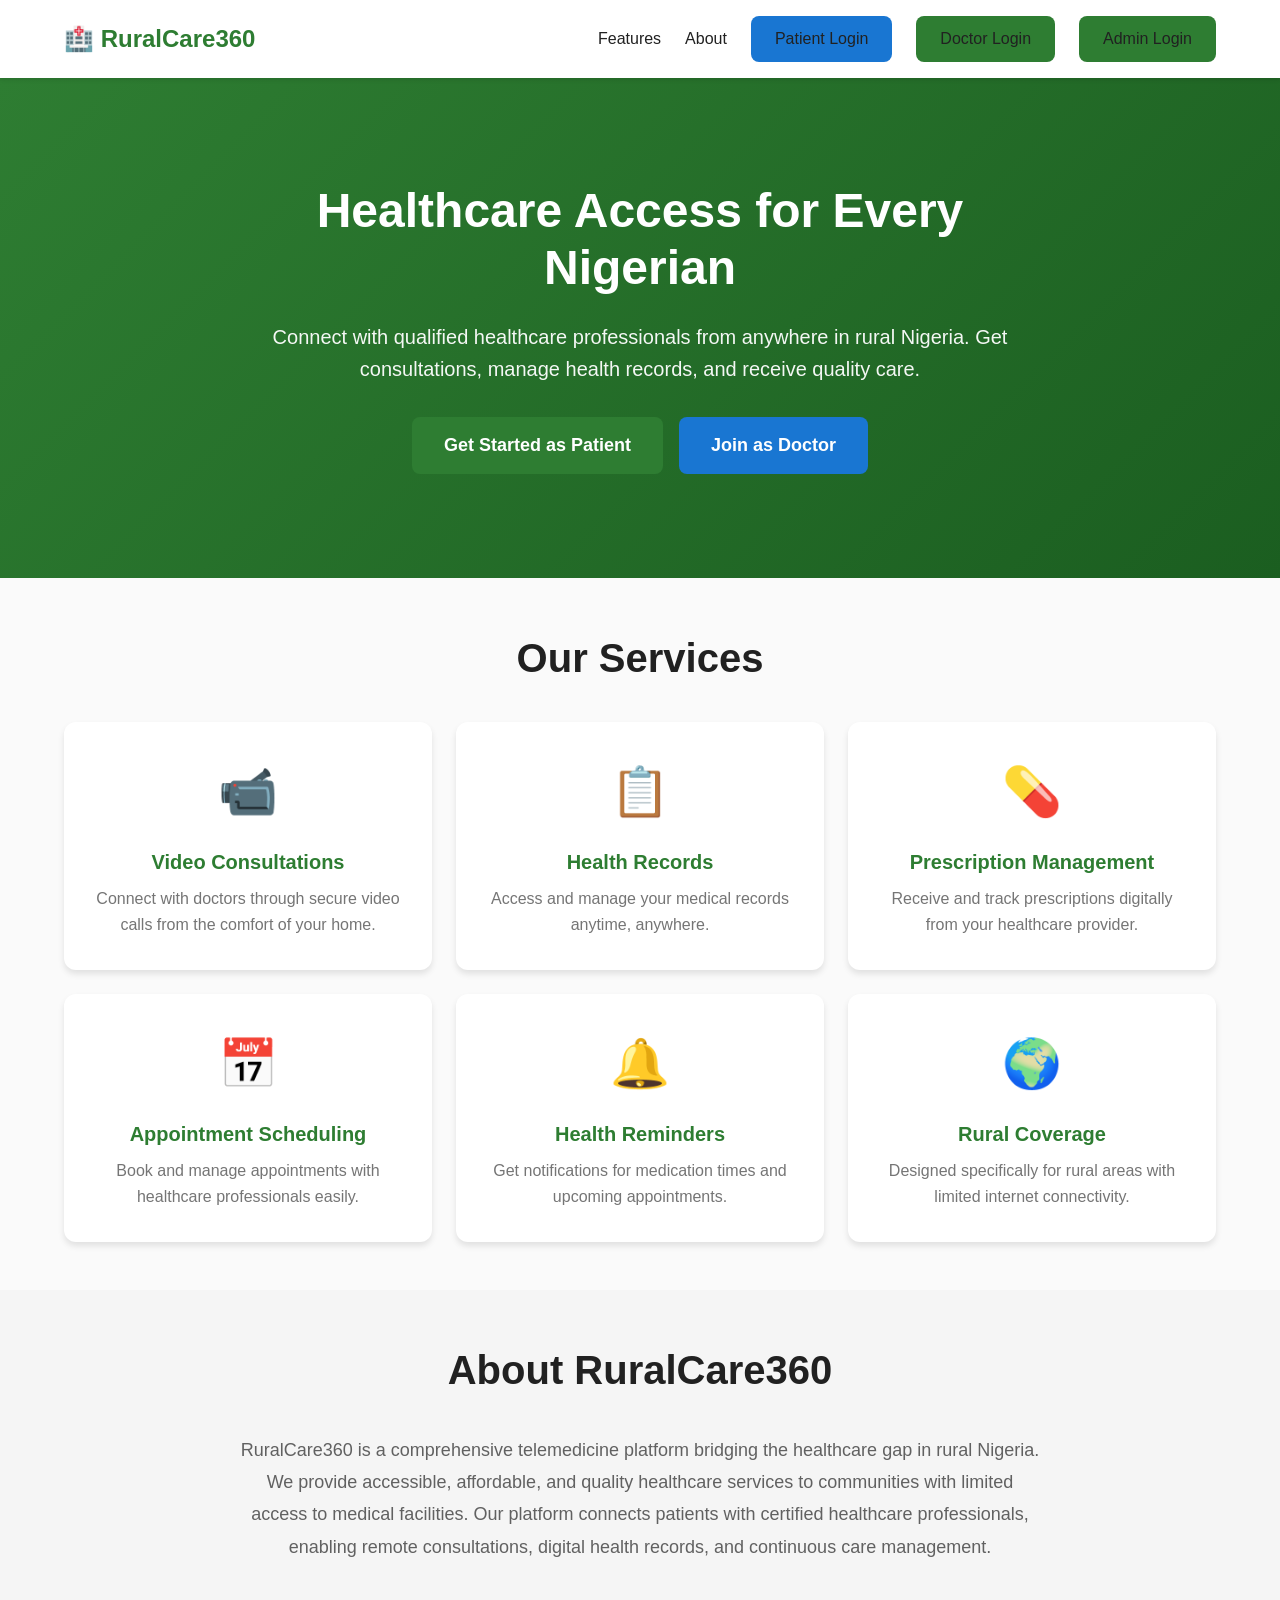
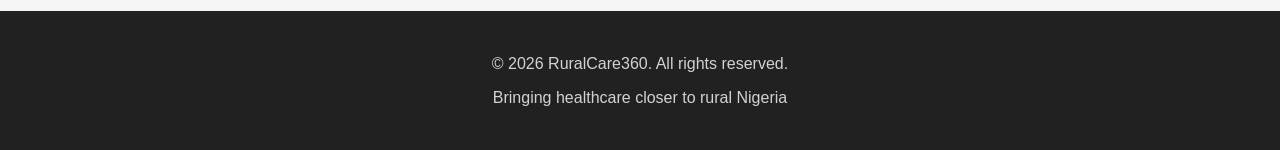
<file: client/index.html>
<!DOCTYPE html>
<html lang="en">
<head>
    <meta charset="UTF-8">
    <meta name="viewport" content="width=device-width, initial-scale=1.0">
    <title>RuralCare360 - Healthcare for Rural Nigeria</title>
    <link rel="stylesheet" href="css/styles.css">
</head>
<body>
    <nav class="navbar">
        <div class="container">
            <div class="nav-brand">
                <h2>🏥 RuralCare360</h2>
            </div>
            <ul class="nav-menu">
                <li><a href="#features">Features</a></li>
                <li><a href="#about">About</a></li>
                <li><a href="patient-login.html" class="btn-secondary">Patient Login</a></li>
                <li><a href="doctor-login.html" class="btn-primary">Doctor Login</a></li>
                <li><a href="admin-login.html" class="btn-primary">Admin Login</a></li>  
            </ul>
        </div>
    </nav>

    <header class="hero">
        <div class="container">
            <div class="hero-content">
                <h1>Healthcare Access for Every Nigerian</h1>
                <p>Connect with qualified healthcare professionals from anywhere in rural Nigeria. 
                   Get consultations, manage health records, and receive quality care.</p>
                <div class="hero-buttons">
                    <a href="patient-signup.html" class="btn-large btn-primary">Get Started as Patient</a>
                    <a href="doctor-signup.html" class="btn-large btn-secondary">Join as Doctor</a>
                </div>
            </div>
        </div>
    </header>

    <section id="features" class="features">
        <div class="container">
            <h2 class="section-title">Our Services</h2>
            <div class="features-grid">
                <div class="feature-card">
                    <div class="feature-icon">📹</div>
                    <h3>Video Consultations</h3>
                    <p>Connect with doctors through secure video calls from the comfort of your home.</p>
                </div>
                <div class="feature-card">
                    <div class="feature-icon">📋</div>
                    <h3>Health Records</h3>
                    <p>Access and manage your medical records anytime, anywhere.</p>
                </div>
                <div class="feature-card">
                    <div class="feature-icon">💊</div>
                    <h3>Prescription Management</h3>
                    <p>Receive and track prescriptions digitally from your healthcare provider.</p>
                </div>
                <div class="feature-card">
                    <div class="feature-icon">📅</div>
                    <h3>Appointment Scheduling</h3>
                    <p>Book and manage appointments with healthcare professionals easily.</p>
                </div>
                <div class="feature-card">
                    <div class="feature-icon">🔔</div>
                    <h3>Health Reminders</h3>
                    <p>Get notifications for medication times and upcoming appointments.</p>
                </div>
                <div class="feature-card">
                    <div class="feature-icon">🌍</div>
                    <h3>Rural Coverage</h3>
                    <p>Designed specifically for rural areas with limited internet connectivity.</p>
                </div>
            </div>
        </div>
    </section>

    <section id="about" class="about">
        <div class="container">
            <h2 class="section-title">About RuralCare360</h2>
            <p class="about-text">
                RuralCare360 is a comprehensive telemedicine platform bridging the healthcare gap 
                in rural Nigeria. We provide accessible, affordable, and quality healthcare services 
                to communities with limited access to medical facilities. Our platform connects 
                patients with certified healthcare professionals, enabling remote consultations, 
                digital health records, and continuous care management.
            </p>
        </div>
    </section>

    <footer class="footer">
        <div class="container">
            <p>&copy; 2026 RuralCare360. All rights reserved.</p>
            <p>Bringing healthcare closer to rural Nigeria</p>
        </div>
    </footer>
    <script src="js/app.js"></script>
</body>
</html>
</file>
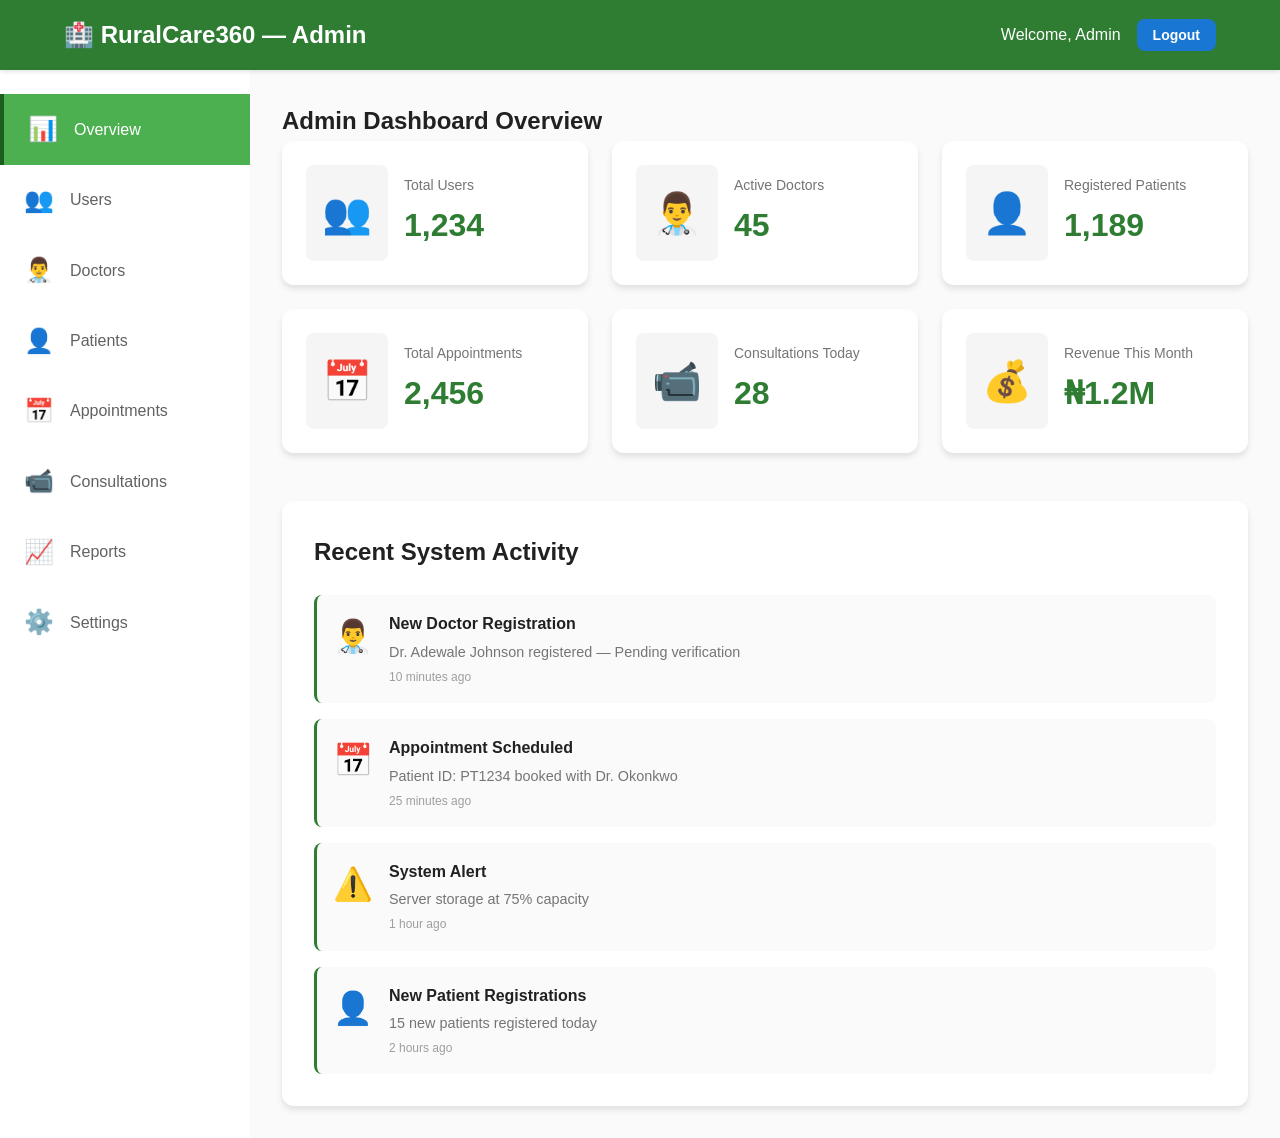
<file: client/admin-dashboard.html>
<!DOCTYPE html>
<html lang="en">
<head>
    <meta charset="UTF-8">
    <meta name="viewport" content="width=device-width, initial-scale=1.0">
    <title>Admin Dashboard - RuralCare360</title>
    <style>
/* ===================================
   RuralCare360 - Main Stylesheet
   =================================== */

/* === RESET & BASE STYLES === */
* {
    margin: 0;
    padding: 0;
    box-sizing: border-box;
}

:root {
    /* Color Palette */
    --primary-color: #2E7D32;
    --primary-dark: #1B5E20;
    --primary-light: #4CAF50;
    --secondary-color: #1976D2;
    --secondary-dark: #0D47A1;
    --secondary-light: #42A5F5;
    --accent-color: #FF6F00;
    --success-color: #43A047;
    --warning-color: #FB8C00;
    --error-color: #E53935;
    --info-color: #039BE5;
    
    /* Neutral Colors */
    --white: #FFFFFF;
    --gray-50: #FAFAFA;
    --gray-100: #F5F5F5;
    --gray-200: #EEEEEE;
    --gray-300: #E0E0E0;
    --gray-400: #BDBDBD;
    --gray-500: #9E9E9E;
    --gray-600: #757575;
    --gray-700: #616161;
    --gray-800: #424242;
    --gray-900: #212121;
    
    /* Typography */
    --font-family: 'Segoe UI', Tahoma, Geneva, Verdana, sans-serif;
    --font-size-base: 16px;
    
    /* Spacing */
    --spacing-xs: 0.25rem;
    --spacing-sm: 0.5rem;
    --spacing-md: 1rem;
    --spacing-lg: 1.5rem;
    --spacing-xl: 2rem;
    --spacing-2xl: 3rem;
    
    /* Borders */
    --border-radius: 8px;
    --border-radius-sm: 4px;
    --border-radius-lg: 12px;
    
    /* Shadows */
    --shadow-sm: 0 2px 4px rgba(0,0,0,0.1);
    --shadow-md: 0 4px 6px rgba(0,0,0,0.1);
    --shadow-lg: 0 10px 15px rgba(0,0,0,0.1);
    --shadow-xl: 0 20px 25px rgba(0,0,0,0.15);
}

body {
    font-family: var(--font-family);
    font-size: var(--font-size-base);
    line-height: 1.6;
    color: var(--gray-900);
    background-color: var(--gray-50);
}

/* === CONTAINER === */
.container {
    max-width: 1200px;
    margin: 0 auto;
    padding: 0 var(--spacing-lg);
}

/* === NAVBAR === */
.navbar {
    background-color: var(--white);
    box-shadow: var(--shadow-sm);
    position: sticky;
    top: 0;
    z-index: 100;
    padding: var(--spacing-md) 0;
}

.navbar .container {
    display: flex;
    justify-content: space-between;
    align-items: center;
}

.nav-brand h2 {
    color: var(--primary-color);
    font-size: 1.5rem;
}

.nav-brand a {
    text-decoration: none;
    color: inherit;
}

.nav-menu {
    display: flex;
    list-style: none;
    gap: var(--spacing-lg);
    align-items: center;
}

.nav-menu li a {
    text-decoration: none;
    color: var(--gray-700);
    font-weight: 500;
    transition: color 0.3s ease;
}

.nav-menu li a:hover {
    color: var(--primary-color);
}

.navbar-dashboard {
    background-color: var(--primary-color);
}

.navbar-dashboard .nav-brand h2 {
    color: var(--white);
}

.nav-user {
    display: flex;
    align-items: center;
    gap: var(--spacing-md);
    color: var(--white);
}

/* === BUTTONS === */
.btn-primary,
.btn-secondary,
.btn-danger {
    padding: 0.625rem 1.5rem;
    border: none;
    border-radius: var(--border-radius);
    font-size: 1rem;
    font-weight: 600;
    cursor: pointer;
    transition: all 0.3s ease;
    text-decoration: none;
    display: inline-block;
}

.btn-primary {
    background-color: var(--primary-color);
    color: var(--white);
}

.btn-primary:hover {
    background-color: var(--primary-dark);
    transform: translateY(-2px);
    box-shadow: var(--shadow-md);
}

.btn-secondary {
    background-color: var(--secondary-color);
    color: var(--white);
}

.btn-secondary:hover {
    background-color: var(--secondary-dark);
    transform: translateY(-2px);
    box-shadow: var(--shadow-md);
}

.btn-danger {
    background-color: var(--error-color);
    color: var(--white);
}

.btn-danger:hover {
    background-color: #C62828;
    transform: translateY(-2px);
}

.btn-large {
    padding: 0.875rem 2rem;
    font-size: 1.125rem;
}

.btn-small {
    padding: 0.5rem 1rem;
    font-size: 0.875rem;
}

.btn-full {
    width: 100%;
}

/* === HERO SECTION === */
.hero {
    background: linear-gradient(135deg, var(--primary-color) 0%, var(--primary-dark) 100%);
    color: var(--white);
    padding: var(--spacing-2xl) 0;
    min-height: 500px;
    display: flex;
    align-items: center;
}

.hero-content {
    text-align: center;
    max-width: 800px;
    margin: 0 auto;
}

.hero h1 {
    font-size: 3rem;
    margin-bottom: var(--spacing-lg);
    line-height: 1.2;
}

.hero p {
    font-size: 1.25rem;
    margin-bottom: var(--spacing-xl);
    opacity: 0.95;
}

.hero-buttons {
    display: flex;
    gap: var(--spacing-md);
    justify-content: center;
    flex-wrap: wrap;
}

/* === FEATURES SECTION === */
.features {
    padding: var(--spacing-2xl) 0;
}

.section-title {
    text-align: center;
    font-size: 2.5rem;
    color: var(--gray-900);
    margin-bottom: var(--spacing-xl);
}

.features-grid {
    display: grid;
    grid-template-columns: repeat(auto-fit, minmax(300px, 1fr));
    gap: var(--spacing-lg);
    margin-top: var(--spacing-xl);
}

.feature-card {
    background-color: var(--white);
    padding: var(--spacing-xl);
    border-radius: var(--border-radius-lg);
    box-shadow: var(--shadow-md);
    text-align: center;
    transition: transform 0.3s ease, box-shadow 0.3s ease;
}

.feature-card:hover {
    transform: translateY(-5px);
    box-shadow: var(--shadow-lg);
}

.feature-icon {
    font-size: 3rem;
    margin-bottom: var(--spacing-md);
}

.feature-card h3 {
    color: var(--primary-color);
    margin-bottom: var(--spacing-sm);
    font-size: 1.25rem;
}

.feature-card p {
    color: var(--gray-600);
    line-height: 1.6;
}

/* === ABOUT SECTION === */
.about {
    background-color: var(--gray-100);
    padding: var(--spacing-2xl) 0;
}

.about-text {
    max-width: 800px;
    margin: 0 auto;
    text-align: center;
    font-size: 1.125rem;
    line-height: 1.8;
    color: var(--gray-700);
}

/* === FOOTER === */
.footer {
    background-color: var(--gray-900);
    color: var(--white);
    padding: var(--spacing-xl) 0;
    text-align: center;
}

.footer p {
    margin: var(--spacing-sm) 0;
    opacity: 0.8;
}

/* === AUTH PAGES === */
.auth-container {
    min-height: calc(100vh - 80px);
    display: flex;
    align-items: center;
    justify-content: center;
    padding: var(--spacing-xl) 0;
}

.auth-card {
    background-color: var(--white);
    padding: var(--spacing-2xl);
    border-radius: var(--border-radius-lg);
    box-shadow: var(--shadow-xl);
    width: 100%;
    max-width: 450px;
}

.auth-card-wide {
    max-width: 700px;
}

.auth-card h2 {
    color: var(--primary-color);
    margin-bottom: var(--spacing-sm);
    font-size: 2rem;
    text-align: center;
}

.auth-subtitle {
    text-align: center;
    color: var(--gray-600);
    margin-bottom: var(--spacing-xl);
}

.auth-form {
    margin-top: var(--spacing-lg);
}

.form-group {
    margin-bottom: var(--spacing-lg);
}

.form-group label {
    display: block;
    margin-bottom: var(--spacing-sm);
    color: var(--gray-700);
    font-weight: 600;
}

.form-group input,
.form-group select {
    width: 100%;
    padding: 0.75rem;
    border: 1px solid var(--gray-300);
    border-radius: var(--border-radius);
    font-size: 1rem;
    transition: border-color 0.3s ease;
}

.form-group input:focus,
.form-group select:focus {
    outline: none;
    border-color: var(--primary-color);
}

.form-row {
    display: grid;
    grid-template-columns: 1fr 1fr;
    gap: var(--spacing-md);
}

.form-options {
    display: flex;
    justify-content: space-between;
    align-items: center;
    margin-bottom: var(--spacing-lg);
}

.checkbox-label {
    display: flex;
    align-items: center;
    gap: var(--spacing-sm);
    cursor: pointer;
}

.checkbox-label input[type="checkbox"] {
    width: auto;
}

.link {
    color: var(--primary-color);
    text-decoration: none;
    font-weight: 500;
}

.link:hover {
    text-decoration: underline;
}

.auth-footer {
    text-align: center;
    margin-top: var(--spacing-lg);
    padding-top: var(--spacing-lg);
    border-top: 1px solid var(--gray-200);
}

/* === DASHBOARD LAYOUT === */
.dashboard-container {
    display: flex;
    min-height: calc(100vh - 80px);
}

.sidebar {
    width: 250px;
    background-color: var(--white);
    box-shadow: var(--shadow-md);
    padding: var(--spacing-lg) 0;
}

.sidebar-menu {
    list-style: none;
}

.sidebar-item {
    display: flex;
    align-items: center;
    gap: var(--spacing-md);
    padding: var(--spacing-md) var(--spacing-lg);
    cursor: pointer;
    transition: background-color 0.3s ease;
    color: var(--gray-700);
    font-weight: 500;
}

.sidebar-item:hover {
    background-color: var(--gray-100);
}

.sidebar-item.active {
    background-color: var(--primary-light);
    color: var(--white);
    border-left: 4px solid var(--primary-dark);
}

.sidebar-item .icon {
    font-size: 1.5rem;
}

.dashboard-main {
    flex: 1;
    padding: var(--spacing-xl);
    background-color: var(--gray-50);
    overflow-y: auto;
}

.dashboard-section {
    display: none;
}

.dashboard-section.active {
    display: block;
}

.section-header {
    display: flex;
    justify-content: space-between;
    align-items: center;
    margin-bottom: var(--spacing-xl);
}

/* === STATS CARDS === */
.stats-grid {
    display: grid;
    grid-template-columns: repeat(auto-fit, minmax(250px, 1fr));
    gap: var(--spacing-lg);
    margin-bottom: var(--spacing-2xl);
}

.stat-card {
    background-color: var(--white);
    padding: var(--spacing-lg);
    border-radius: var(--border-radius-lg);
    box-shadow: var(--shadow-md);
    display: flex;
    align-items: center;
    gap: var(--spacing-md);
}

.stat-icon {
    font-size: 2.5rem;
    padding: var(--spacing-md);
    background-color: var(--gray-100);
    border-radius: var(--border-radius);
}

.stat-info h3 {
    color: var(--gray-600);
    font-size: 0.875rem;
    font-weight: 500;
    margin-bottom: var(--spacing-xs);
}

.stat-number {
    font-size: 2rem;
    font-weight: 700;
    color: var(--primary-color);
}

/* === ACTIVITY LIST === */
.recent-activity {
    background-color: var(--white);
    padding: var(--spacing-xl);
    border-radius: var(--border-radius-lg);
    box-shadow: var(--shadow-md);
}

.recent-activity h2 {
    margin-bottom: var(--spacing-lg);
    color: var(--gray-900);
}

.activity-list {
    display: flex;
    flex-direction: column;
    gap: var(--spacing-md);
}

.activity-item {
    display: flex;
    gap: var(--spacing-md);
    padding: var(--spacing-md);
    border-left: 3px solid var(--primary-color);
    background-color: var(--gray-50);
    border-radius: var(--border-radius);
}

.activity-icon {
    font-size: 2rem;
}

.activity-details h4 {
    margin-bottom: var(--spacing-xs);
    color: var(--gray-900);
}

.activity-details p {
    color: var(--gray-600);
    font-size: 0.9rem;
}

.activity-time {
    display: block;
    font-size: 0.75rem;
    color: var(--gray-500);
    margin-top: var(--spacing-xs);
}

/* === APPOINTMENT CARDS === */
.appointments-list {
    display: flex;
    flex-direction: column;
    gap: var(--spacing-lg);
}

.appointment-card {
    background-color: var(--white);
    padding: var(--spacing-lg);
    border-radius: var(--border-radius-lg);
    box-shadow: var(--shadow-md);
}

.appointment-card.upcoming {
    border-left: 4px solid var(--primary-color);
}

.appointment-header {
    display: flex;
    justify-content: space-between;
    align-items: center;
    margin-bottom: var(--spacing-md);
}

.appointment-header h3 {
    color: var(--gray-900);
}

.status-badge {
    padding: 0.25rem 0.75rem;
    border-radius: var(--border-radius-sm);
    font-size: 0.75rem;
    font-weight: 600;
    text-transform: uppercase;
}

.status-upcoming {
    background-color: var(--info-color);
    color: var(--white);
}

.status-scheduled {
    background-color: var(--secondary-color);
    color: var(--white);
}

.status-completed {
    background-color: var(--success-color);
    color: var(--white);
}

.status-active {
    background-color: var(--success-color);
    color: var(--white);
}

.appointment-details p {
    margin: var(--spacing-sm) 0;
    color: var(--gray-700);
}

.appointment-actions {
    display: flex;
    gap: var(--spacing-sm);
    margin-top: var(--spacing-md);
    flex-wrap: wrap;
}

/* === HEALTH RECORDS === */
.records-grid {
    display: grid;
    grid-template-columns: repeat(auto-fit, minmax(300px, 1fr));
    gap: var(--spacing-lg);
}

.record-card {
    background-color: var(--white);
    padding: var(--spacing-lg);
    border-radius: var(--border-radius-lg);
    box-shadow: var(--shadow-md);
}

.record-card h3 {
    color: var(--primary-color);
    margin-bottom: var(--spacing-md);
    padding-bottom: var(--spacing-sm);
    border-bottom: 2px solid var(--gray-200);
}

.record-content p {
    margin: var(--spacing-sm) 0;
    color: var(--gray-700);
}

.record-date {
    font-size: 0.875rem;
    color: var(--gray-500);
    margin-top: var(--spacing-md);
    padding-top: var(--spacing-sm);
    border-top: 1px solid var(--gray-200);
}

/* === PRESCRIPTIONS === */
.prescriptions-container h2 {
    margin: var(--spacing-xl) 0 var(--spacing-md) 0;
    color: var(--gray-900);
}

.prescription-card {
    background-color: var(--white);
    padding: var(--spacing-lg);
    border-radius: var(--border-radius-lg);
    box-shadow: var(--shadow-md);
    margin-bottom: var(--spacing-lg);
}

.prescription-card.active {
    border-left: 4px solid var(--success-color);
}

.prescription-header {
    display: flex;
    justify-content: space-between;
    align-items: center;
    margin-bottom: var(--spacing-md);
}

.prescription-details p {
    margin: var(--spacing-sm) 0;
    color: var(--gray-700);
}

.prescription-progress {
    margin-top: var(--spacing-md);
    padding-top: var(--spacing-md);
    border-top: 1px solid var(--gray-200);
}

.progress-bar {
    height: 8px;
    background-color: var(--gray-200);
    border-radius: var(--border-radius-sm);
    overflow: hidden;
    margin-top: var(--spacing-sm);
}

.progress-fill {
    height: 100%;
    background-color: var(--success-color);
    transition: width 0.3s ease;
}

/* === CONSULTATIONS === */
.consultations-list {
    display: flex;
    flex-direction: column;
    gap: var(--spacing-lg);
}

.consultation-card {
    background-color: var(--white);
    padding: var(--spacing-lg);
    border-radius: var(--border-radius-lg);
    box-shadow: var(--shadow-md);
}

.consultation-header {
    display: flex;
    justify-content: space-between;
    align-items: center;
    margin-bottom: var(--spacing-md);
}

.consultation-details p {
    margin: var(--spacing-sm) 0;
    color: var(--gray-700);
}

.consultation-actions {
    display: flex;
    gap: var(--spacing-sm);
    margin-top: var(--spacing-md);
    flex-wrap: wrap;
}

/* === PROFILE === */
.profile-container {
    display: grid;
    grid-template-columns: repeat(auto-fit, minmax(400px, 1fr));
    gap: var(--spacing-lg);
}

.profile-card {
    background-color: var(--white);
    padding: var(--spacing-xl);
    border-radius: var(--border-radius-lg);
    box-shadow: var(--shadow-md);
}

.profile-card h2 {
    color: var(--gray-900);
    margin-bottom: var(--spacing-lg);
    padding-bottom: var(--spacing-md);
    border-bottom: 2px solid var(--gray-200);
}

.profile-form {
    display: flex;
    flex-direction: column;
    gap: var(--spacing-md);
}

/* === RESPONSIVE DESIGN === */
@media (max-width: 768px) {
    .nav-menu {
        flex-direction: column;
        gap: var(--spacing-sm);
    }
    
    .hero h1 {
        font-size: 2rem;
    }
    
    .hero p {
        font-size: 1rem;
    }
    
    .hero-buttons {
        flex-direction: column;
    }
    
    .features-grid {
        grid-template-columns: 1fr;
    }
    
    .form-row {
        grid-template-columns: 1fr;
    }
    
    .dashboard-container {
        flex-direction: column;
    }
    
    .sidebar {
        width: 100%;
    }
    
    .sidebar-menu {
        display: flex;
        overflow-x: auto;
    }
    
    .sidebar-item {
        flex-direction: column;
        text-align: center;
        min-width: 100px;
    }
    
    .stats-grid {
        grid-template-columns: 1fr;
    }
    
    .appointment-actions,
    .consultation-actions {
        flex-direction: column;
    }
    
    .profile-container {
        grid-template-columns: 1fr;
    }
}

@media (max-width: 480px) {
    .container {
        padding: 0 var(--spacing-md);
    }
    
    .auth-card {
        padding: var(--spacing-lg);
    }
    
    .dashboard-main {
        padding: var(--spacing-md);
    }
}

/* === ADMIN DASHBOARD STYLES === */
.admin-grid {
    display: grid;
    grid-template-columns: 2fr 1fr;
    gap: var(--spacing-lg);
    margin-top: var(--spacing-xl);
}

.quick-stats {
    background-color: var(--white);
    padding: var(--spacing-xl);
    border-radius: var(--border-radius-lg);
    box-shadow: var(--shadow-md);
}

.quick-stats h2 {
    margin-bottom: var(--spacing-lg);
    color: var(--gray-900);
}

.stats-list {
    display: flex;
    flex-direction: column;
    gap: var(--spacing-md);
}

.stat-item {
    display: flex;
    justify-content: space-between;
    align-items: center;
    padding: var(--spacing-md);
    background-color: var(--gray-50);
    border-radius: var(--border-radius);
}

.stat-label {
    color: var(--gray-600);
    font-size: 0.9rem;
}

.stat-value {
    font-weight: 700;
    font-size: 1.25rem;
    color: var(--primary-color);
}

/* === DATA TABLES === */
.table-controls {
    display: flex;
    gap: var(--spacing-md);
    margin-bottom: var(--spacing-lg);
}

.search-input {
    flex: 1;
    padding: 0.75rem;
    border: 1px solid var(--gray-300);
    border-radius: var(--border-radius);
    font-size: 1rem;
}

.filter-select {
    padding: 0.75rem;
    border: 1px solid var(--gray-300);
    border-radius: var(--border-radius);
    font-size: 1rem;
    min-width: 200px;
}

.data-table {
    background-color: var(--white);
    border-radius: var(--border-radius-lg);
    box-shadow: var(--shadow-md);
    overflow-x: auto;
}

.data-table table {
    width: 100%;
    border-collapse: collapse;
}

.data-table thead {
    background-color: var(--gray-100);
}

.data-table th {
    padding: var(--spacing-md);
    text-align: left;
    font-weight: 600;
    color: var(--gray-700);
    border-bottom: 2px solid var(--gray-300);
}

.data-table td {
    padding: var(--spacing-md);
    border-bottom: 1px solid var(--gray-200);
    color: var(--gray-700);
}

.data-table tbody tr:hover {
    background-color: var(--gray-50);
}

/* === BADGES === */
.badge {
    padding: 0.25rem 0.75rem;
    border-radius: var(--border-radius-sm);
    font-size: 0.75rem;
    font-weight: 600;
    text-transform: uppercase;
    display: inline-block;
}

.badge-doctor {
    background-color: #E3F2FD;
    color: #1976D2;
}

.badge-patient {
    background-color: #F3E5F5;
    color: #7B1FA2;
}

.badge-active {
    background-color: #E8F5E9;
    color: #2E7D32;
}

.badge-inactive {
    background-color: #FFEBEE;
    color: #C62828;
}

.badge-pending {
    background-color: #FFF3E0;
    color: #F57C00;
}

.badge-completed {
    background-color: #E8F5E9;
    color: #2E7D32;
}

.badge-live {
    background-color: #FFEBEE;
    color: #C62828;
    animation: pulse 2s infinite;
}

@keyframes pulse {
    0%, 100% { opacity: 1; }
    50% { opacity: 0.7; }
}

/* === REPORTS === */
.reports-grid {
    display: grid;
    grid-template-columns: repeat(auto-fit, minmax(250px, 1fr));
    gap: var(--spacing-lg);
}

.report-card {
    background-color: var(--white);
    padding: var(--spacing-xl);
    border-radius: var(--border-radius-lg);
    box-shadow: var(--shadow-md);
    text-align: center;
}

.report-card h3 {
    color: var(--gray-900);
    margin-bottom: var(--spacing-sm);
}

.report-card p {
    color: var(--gray-600);
    margin-bottom: var(--spacing-lg);
}

/* === SETTINGS === */
.settings-container {
    display: grid;
    grid-template-columns: repeat(auto-fit, minmax(400px, 1fr));
    gap: var(--spacing-lg);
}

.settings-card {
    background-color: var(--white);
    padding: var(--spacing-xl);
    border-radius: var(--border-radius-lg);
    box-shadow: var(--shadow-md);
}

.settings-card h2 {
    color: var(--gray-900);
    margin-bottom: var(--spacing-lg);
    padding-bottom: var(--spacing-md);
    border-bottom: 2px solid var(--gray-200);
}

.settings-form {
    display: flex;
    flex-direction: column;
    gap: var(--spacing-md);
}

/* === RESPONSIVE ADMIN STYLES === */
@media (max-width: 1024px) {
    .admin-grid {
        grid-template-columns: 1fr;
    }
}

@media (max-width: 768px) {
    .table-controls {
        flex-direction: column;
    }
    
    .filter-select {
        width: 100%;
    }
    
    .data-table {
        font-size: 0.875rem;
    }
    
    .reports-grid {
        grid-template-columns: 1fr;
    }
    
    .settings-container {
        grid-template-columns: 1fr;
    }
}

/* === UTILITY CLASSES === */
.text-center { text-align: center; }
.text-left { text-align: left; }
.text-right { text-align: right; }
.mt-1 { margin-top: var(--spacing-md); }
.mt-2 { margin-top: var(--spacing-lg); }
.mb-1 { margin-bottom: var(--spacing-md); }
.mb-2 { margin-bottom: var(--spacing-lg); }
.hidden { display: none; }
.visible { display: block; }

/* === ADMIN DASHBOARD STYLES === */
.table-container {
    background-color: var(--white);
    padding: var(--spacing-lg);
    border-radius: var(--border-radius-lg);
    box-shadow: var(--shadow-md);
    overflow-x: auto;
}

.data-table {
    width: 100%;
    border-collapse: collapse;
    font-size: 0.9rem;
}

.data-table thead {
    background-color: var(--gray-100);
}

.data-table th {
    padding: var(--spacing-md);
    text-align: left;
    font-weight: 600;
    color: var(--gray-700);
    border-bottom: 2px solid var(--gray-300);
}

.data-table td {
    padding: var(--spacing-md);
    border-bottom: 1px solid var(--gray-200);
    color: var(--gray-700);
}

.data-table tr:hover {
    background-color: var(--gray-50);
}

.badge {
    display: inline-block;
    padding: 0.25rem 0.75rem;
    border-radius: var(--border-radius-sm);
    font-size: 0.75rem;
    font-weight: 600;
    text-transform: uppercase;
}

.badge-active {
    background-color: var(--success-color);
    color: var(--white);
}

.badge-inactive {
    background-color: var(--gray-400);
    color: var(--white);
}

.badge-warning {
    background-color: var(--warning-color);
    color: var(--white);
}

.badge-doctor {
    background-color: var(--secondary-color);
    color: var(--white);
}

.badge-patient {
    background-color: var(--primary-color);
    color: var(--white);
}

.badge-admin {
    background-color: var(--error-color);
    color: var(--white);
}

.search-input {
    padding: 0.75rem;
    border: 1px solid var(--gray-300);
    border-radius: var(--border-radius);
    font-size: 1rem;
    width: 300px;
}

.search-input:focus {
    outline: none;
    border-color: var(--primary-color);
}

/* Admin cards with action buttons */
.record-card .appointment-actions {
    margin-top: var(--spacing-md);
    padding-top: var(--spacing-md);
    border-top: 1px solid var(--gray-200);
}

@media (max-width: 768px) {
    .table-container {
        overflow-x: scroll;
    }
    
    .data-table {
        font-size: 0.8rem;
    }
    
    .data-table th,
    .data-table td {
        padding: var(--spacing-sm);
    }
    
    .search-input {
        width: 100%;
    }
}
    </style>
</head>
<body>

    <nav class="navbar navbar-dashboard">
        <div class="container">
            <div class="nav-brand">
                <h2>🏥 RuralCare360 — Admin</h2>
            </div>
            <div class="nav-user">
                <span id="userGreeting">Welcome, Admin</span>
                <button id="logoutBtn" class="btn-secondary btn-small">Logout</button>
            </div>
        </div>
    </nav>

    <div class="dashboard-container">

        <aside class="sidebar">
            <ul class="sidebar-menu">
                <li class="sidebar-item active" data-section="overview">
                    <span class="icon">📊</span><span>Overview</span>
                </li>
                <li class="sidebar-item" data-section="users">
                    <span class="icon">👥</span><span>Users</span>
                </li>
                <li class="sidebar-item" data-section="doctors">
                    <span class="icon">👨‍⚕️</span><span>Doctors</span>
                </li>
                <li class="sidebar-item" data-section="patients">
                    <span class="icon">👤</span><span>Patients</span>
                </li>
                <li class="sidebar-item" data-section="appointments">
                    <span class="icon">📅</span><span>Appointments</span>
                </li>
                <li class="sidebar-item" data-section="consultations">
                    <span class="icon">📹</span><span>Consultations</span>
                </li>
                <li class="sidebar-item" data-section="reports">
                    <span class="icon">📈</span><span>Reports</span>
                </li>
                <li class="sidebar-item" data-section="settings">
                    <span class="icon">⚙️</span><span>Settings</span>
                </li>
            </ul>
        </aside>

        <main class="dashboard-main">

            <!-- OVERVIEW -->
            <section id="overview" class="dashboard-section active">
                <h1>Admin Dashboard Overview</h1>
                <div class="stats-grid">
                    <div class="stat-card">
                        <div class="stat-icon">👥</div>
                        <div class="stat-info"><h3>Total Users</h3><p class="stat-number">1,234</p></div>
                    </div>
                    <div class="stat-card">
                        <div class="stat-icon">👨‍⚕️</div>
                        <div class="stat-info"><h3>Active Doctors</h3><p class="stat-number">45</p></div>
                    </div>
                    <div class="stat-card">
                        <div class="stat-icon">👤</div>
                        <div class="stat-info"><h3>Registered Patients</h3><p class="stat-number">1,189</p></div>
                    </div>
                    <div class="stat-card">
                        <div class="stat-icon">📅</div>
                        <div class="stat-info"><h3>Total Appointments</h3><p class="stat-number">2,456</p></div>
                    </div>
                    <div class="stat-card">
                        <div class="stat-icon">📹</div>
                        <div class="stat-info"><h3>Consultations Today</h3><p class="stat-number">28</p></div>
                    </div>
                    <div class="stat-card">
                        <div class="stat-icon">💰</div>
                        <div class="stat-info"><h3>Revenue This Month</h3><p class="stat-number">₦1.2M</p></div>
                    </div>
                </div>
                <div class="recent-activity">
                    <h2>Recent System Activity</h2>
                    <div class="activity-list">
                        <div class="activity-item">
                            <div class="activity-icon">👨‍⚕️</div>
                            <div class="activity-details">
                                <h4>New Doctor Registration</h4>
                                <p>Dr. Adewale Johnson registered — Pending verification</p>
                                <span class="activity-time">10 minutes ago</span>
                            </div>
                        </div>
                        <div class="activity-item">
                            <div class="activity-icon">📅</div>
                            <div class="activity-details">
                                <h4>Appointment Scheduled</h4>
                                <p>Patient ID: PT1234 booked with Dr. Okonkwo</p>
                                <span class="activity-time">25 minutes ago</span>
                            </div>
                        </div>
                        <div class="activity-item">
                            <div class="activity-icon">⚠️</div>
                            <div class="activity-details">
                                <h4>System Alert</h4>
                                <p>Server storage at 75% capacity</p>
                                <span class="activity-time">1 hour ago</span>
                            </div>
                        </div>
                        <div class="activity-item">
                            <div class="activity-icon">👤</div>
                            <div class="activity-details">
                                <h4>New Patient Registrations</h4>
                                <p>15 new patients registered today</p>
                                <span class="activity-time">2 hours ago</span>
                            </div>
                        </div>
                    </div>
                </div>
            </section>

            <!-- USERS -->
            <section id="users" class="dashboard-section">
                <div class="section-header">
                    <h1>User Management</h1>
                    <button class="btn-primary" id="addUserBtn">Add New User</button>
                </div>
                <div class="table-container">
                    <table class="data-table">
                        <thead>
                            <tr>
                                <th>User ID</th><th>Name</th><th>Email</th>
                                <th>Role</th><th>Status</th><th>Registered</th><th>Actions</th>
                            </tr>
                        </thead>
                        <tbody>
                            <tr>
                                <td>USR001</td><td>Chioma Adeyemi</td><td>c.adeyemi@email.com</td>
                                <td><span class="badge badge-doctor">Doctor</span></td>
                                <td><span class="badge badge-active">Active</span></td>
                                <td>Jan 15, 2024</td>
                                <td>
                                    <button class="btn-small btn-secondary">View</button>
                                    <button class="btn-small btn-danger">Suspend</button>
                                </td>
                            </tr>
                            <tr>
                                <td>USR002</td><td>Ibrahim Okonkwo</td><td>i.okonkwo@email.com</td>
                                <td><span class="badge badge-doctor">Doctor</span></td>
                                <td><span class="badge badge-active">Active</span></td>
                                <td>Jan 10, 2024</td>
                                <td>
                                    <button class="btn-small btn-secondary">View</button>
                                    <button class="btn-small btn-danger">Suspend</button>
                                </td>
                            </tr>
                            <tr>
                                <td>USR003</td><td>John Doe</td><td>john.doe@email.com</td>
                                <td><span class="badge badge-patient">Patient</span></td>
                                <td><span class="badge badge-active">Active</span></td>
                                <td>Jan 8, 2024</td>
                                <td>
                                    <button class="btn-small btn-secondary">View</button>
                                    <button class="btn-small btn-danger">Suspend</button>
                                </td>
                            </tr>
                        </tbody>
                    </table>
                </div>
            </section>

            <!-- DOCTORS -->
            <section id="doctors" class="dashboard-section">
                <div class="section-header">
                    <h1>Doctor Management</h1>
                    <button class="btn-primary" id="verifyDoctorBtn">Verify Pending</button>
                </div>
                <div class="records-grid">
                    <div class="record-card">
                        <h3>Dr. Chioma Adeyemi</h3>
                        <div class="record-content">
                            <p><strong>License:</strong> MDCN/2018/12345</p>
                            <p><strong>Specialization:</strong> General Practitioner</p>
                            <p><strong>Experience:</strong> 5 years</p>
                            <p><strong>Patients:</strong> 145</p>
                            <p><strong>Rating:</strong> ⭐ 4.8/5.0</p>
                            <p><strong>Status:</strong> <span class="badge badge-active">Verified</span></p>
                            <div class="appointment-actions">
                                <button class="btn-secondary btn-small">View Profile</button>
                                <button class="btn-primary btn-small">View Schedule</button>
                            </div>
                        </div>
                    </div>
                    <div class="record-card">
                        <h3>Dr. Ibrahim Okonkwo</h3>
                        <div class="record-content">
                            <p><strong>License:</strong> MDCN/2015/67890</p>
                            <p><strong>Specialization:</strong> Internal Medicine</p>
                            <p><strong>Experience:</strong> 8 years</p>
                            <p><strong>Patients:</strong> 223</p>
                            <p><strong>Rating:</strong> ⭐ 4.9/5.0</p>
                            <p><strong>Status:</strong> <span class="badge badge-active">Verified</span></p>
                            <div class="appointment-actions">
                                <button class="btn-secondary btn-small">View Profile</button>
                                <button class="btn-primary btn-small">View Schedule</button>
                            </div>
                        </div>
                    </div>
                    <div class="record-card">
                        <h3>Dr. Adewale Johnson</h3>
                        <div class="record-content">
                            <p><strong>License:</strong> MDCN/2020/11223</p>
                            <p><strong>Specialization:</strong> Pediatrics</p>
                            <p><strong>Experience:</strong> 3 years</p>
                            <p><strong>Patients:</strong> 0</p>
                            <p><strong>Rating:</strong> N/A</p>
                            <p><strong>Status:</strong> <span class="badge badge-warning">Pending</span></p>
                            <div class="appointment-actions">
                                <button class="btn-secondary btn-small">View Docs</button>
                                <button class="btn-primary btn-small">Verify</button>
                                <button class="btn-danger btn-small">Reject</button>
                            </div>
                        </div>
                    </div>
                </div>
            </section>

            <!-- PATIENTS -->
            <section id="patients" class="dashboard-section">
                <div class="section-header">
                    <h1>Patient Management</h1>
                    <input type="text" placeholder="Search patients..." class="search-input">
                </div>
                <div class="table-container">
                    <table class="data-table">
                        <thead>
                            <tr>
                                <th>Patient ID</th><th>Name</th><th>Age</th>
                                <th>Location</th><th>Appointments</th><th>Last Visit</th><th>Actions</th>
                            </tr>
                        </thead>
                        <tbody>
                            <tr>
                                <td>PT1234</td><td>John Doe</td><td>35</td>
                                <td>Lagos, Ikeja</td><td>12</td><td>Jan 10, 2024</td>
                                <td>
                                    <button class="btn-small btn-secondary">View Records</button>
                                    <button class="btn-small btn-primary">Message</button>
                                </td>
                            </tr>
                            <tr>
                                <td>PT1235</td><td>Jane Smith</td><td>28</td>
                                <td>Ogun, Abeokuta</td><td>8</td><td>Jan 12, 2024</td>
                                <td>
                                    <button class="btn-small btn-secondary">View Records</button>
                                    <button class="btn-small btn-primary">Message</button>
                                </td>
                            </tr>
                            <tr>
                                <td>PT1236</td><td>Ahmed Ibrahim</td><td>42</td>
                                <td>Kano, Kano</td><td>15</td><td>Jan 14, 2024</td>
                                <td>
                                    <button class="btn-small btn-secondary">View Records</button>
                                    <button class="btn-small btn-primary">Message</button>
                                </td>
                            </tr>
                        </tbody>
                    </table>
                </div>
            </section>

            <!-- APPOINTMENTS -->
            <section id="appointments" class="dashboard-section">
                <h1>Appointment Management</h1>
                <div class="appointments-list">
                    <div class="appointment-card upcoming">
                        <div class="appointment-header">
                            <h3>Video Consultation</h3>
                            <span class="status-badge status-upcoming">Scheduled</span>
                        </div>
                        <div class="appointment-details">
                            <p><strong>Patient:</strong> John Doe (PT1234)</p>
                            <p><strong>Doctor:</strong> Dr. Chioma Adeyemi</p>
                            <p><strong>Date:</strong> Today, 2:00 PM</p>
                            <p><strong>Type:</strong> Follow-up</p>
                        </div>
                        <div class="appointment-actions">
                            <button class="btn-secondary btn-small">Reschedule</button>
                            <button class="btn-danger btn-small">Cancel</button>
                        </div>
                    </div>
                    <div class="appointment-card">
                        <div class="appointment-header">
                            <h3>In-Person Consultation</h3>
                            <span class="status-badge status-completed">Completed</span>
                        </div>
                        <div class="appointment-details">
                            <p><strong>Patient:</strong> Jane Smith (PT1235)</p>
                            <p><strong>Doctor:</strong> Dr. Ibrahim Okonkwo</p>
                            <p><strong>Date:</strong> Jan 12, 2024 — 10:00 AM</p>
                            <p><strong>Duration:</strong> 30 minutes</p>
                        </div>
                        <div class="appointment-actions">
                            <button class="btn-secondary btn-small">View Report</button>
                        </div>
                    </div>
                </div>
            </section>

            <!-- CONSULTATIONS -->
            <section id="consultations" class="dashboard-section">
                <h1>Consultation Monitoring</h1>
                <div class="stats-grid">
                    <div class="stat-card">
                        <div class="stat-icon">📹</div>
                        <div class="stat-info"><h3>Today's Consultations</h3><p class="stat-number">28</p></div>
                    </div>
                    <div class="stat-card">
                        <div class="stat-icon">⏱️</div>
                        <div class="stat-info"><h3>Average Duration</h3><p class="stat-number">25 min</p></div>
                    </div>
                    <div class="stat-card">
                        <div class="stat-icon">✅</div>
                        <div class="stat-info"><h3>Completion Rate</h3><p class="stat-number">95%</p></div>
                    </div>
                </div>
                <div class="consultations-list">
                    <div class="consultation-card">
                        <div class="consultation-header">
                            <h3>General Check-up</h3>
                            <span class="status-badge status-completed">Completed</span>
                        </div>
                        <div class="consultation-details">
                            <p><strong>Patient:</strong> John Doe (PT1234)</p>
                            <p><strong>Doctor:</strong> Dr. Chioma Adeyemi</p>
                            <p><strong>Date:</strong> Jan 14, 2024</p>
                            <p><strong>Type:</strong> Video — 25 minutes</p>
                        </div>
                        <div class="consultation-actions">
                            <button class="btn-secondary btn-small">View Recording</button>
                            <button class="btn-secondary btn-small">View Notes</button>
                        </div>
                    </div>
                </div>
            </section>

            <!-- REPORTS -->
            <section id="reports" class="dashboard-section">
                <h1>System Reports &amp; Analytics</h1>
                <div class="records-grid">
                    <div class="record-card">
                        <h3>Monthly Report</h3>
                        <div class="record-content">
                            <p><strong>Period:</strong> January 2024</p>
                            <p><strong>New Users:</strong> 234</p>
                            <p><strong>Appointments:</strong> 456</p>
                            <p><strong>Revenue:</strong> ₦1.2M</p>
                            <button class="btn-primary btn-small">Download PDF</button>
                        </div>
                    </div>
                    <div class="record-card">
                        <h3>Doctor Performance</h3>
                        <div class="record-content">
                            <p><strong>Top Performer:</strong> Dr. Okonkwo</p>
                            <p><strong>Consultations:</strong> 89</p>
                            <p><strong>Rating:</strong> 4.9/5.0</p>
                            <p><strong>Avg Response:</strong> 12 min</p>
                            <button class="btn-primary btn-small">Full Report</button>
                        </div>
                    </div>
                    <div class="record-card">
                        <h3>System Health</h3>
                        <div class="record-content">
                            <p><strong>Uptime:</strong> 99.8%</p>
                            <p><strong>Response Time:</strong> 250ms avg</p>
                            <p><strong>Active Users:</strong> 567</p>
                            <p><strong>Storage Used:</strong> 75%</p>
                            <button class="btn-primary btn-small">View Metrics</button>
                        </div>
                    </div>
                </div>
            </section>

            <!-- SETTINGS -->
            <section id="settings" class="dashboard-section">
                <h1>System Settings</h1>
                <div class="profile-container">
                    <div class="profile-card">
                        <h2>General Settings</h2>
                        <form class="profile-form" id="generalSettingsForm">
                            <div class="form-group">
                                <label>System Name</label>
                                <input type="text" value="RuralCare360">
                            </div>
                            <div class="form-group">
                                <label>Contact Email</label>
                                <input type="email" value="admin@ruralcare360.com">
                            </div>
                            <div class="form-group">
                                <label>Support Phone</label>
                                <input type="tel" value="08012345678">
                            </div>
                            <div class="form-group">
                                <label class="checkbox-label">
                                    <input type="checkbox" checked>
                                    <span>Enable new user registrations</span>
                                </label>
                            </div>
                            <div class="form-group">
                                <label class="checkbox-label">
                                    <input type="checkbox" checked>
                                    <span>Require email verification</span>
                                </label>
                            </div>
                            <button type="submit" class="btn-primary">Save Settings</button>
                        </form>
                    </div>
                    <div class="profile-card">
                        <h2>Security Settings</h2>
                        <form class="profile-form" id="securitySettingsForm">
                            <div class="form-group">
                                <label>Session Timeout (minutes)</label>
                                <input type="number" value="30">
                            </div>
                            <div class="form-group">
                                <label>Max Login Attempts</label>
                                <input type="number" value="5">
                            </div>
                            <div class="form-group">
                                <label class="checkbox-label">
                                    <input type="checkbox" checked>
                                    <span>Enable two-factor authentication</span>
                                </label>
                            </div>
                            <div class="form-group">
                                <label class="checkbox-label">
                                    <input type="checkbox" checked>
                                    <span>Log all admin activities</span>
                                </label>
                            </div>
                            <button type="submit" class="btn-primary">Update Security</button>
                        </form>
                    </div>
                </div>
            </section>

        </main>
    </div>

    <script>
    document.addEventListener('DOMContentLoaded', function () {

        var sidebarItems      = document.querySelectorAll('.sidebar-item');
        var dashboardSections = document.querySelectorAll('.dashboard-section');

        sidebarItems.forEach(function (item) {
            item.addEventListener('click', function () {
                var sectionId = item.getAttribute('data-section');

                sidebarItems.forEach(function (i) { i.classList.remove('active'); });
                dashboardSections.forEach(function (s) { s.classList.remove('active'); });

                item.classList.add('active');
                var section = document.getElementById(sectionId);
                if (section) { section.classList.add('active'); }

                var main = document.querySelector('.dashboard-main');
                if (main) { main.scrollTop = 0; }
            });
        });

        var logoutBtn = document.getElementById('logoutBtn');
        if (logoutBtn) {
            logoutBtn.addEventListener('click', function () {
                if (confirm('Are you sure you want to logout?')) {
                    window.location.href = 'index.html';
                }
            });
        }

        var generalSettingsForm = document.getElementById('generalSettingsForm');
        if (generalSettingsForm) {
            generalSettingsForm.addEventListener('submit', function (e) {
                e.preventDefault();
                alert('Settings saved!');
            });
        }

        var securitySettingsForm = document.getElementById('securitySettingsForm');
        if (securitySettingsForm) {
            securitySettingsForm.addEventListener('submit', function (e) {
                e.preventDefault();
                alert('Security settings updated!');
            });
        }

    });
    </script>
<script src="js/app.js"></script>
</body>
</html>
</file>
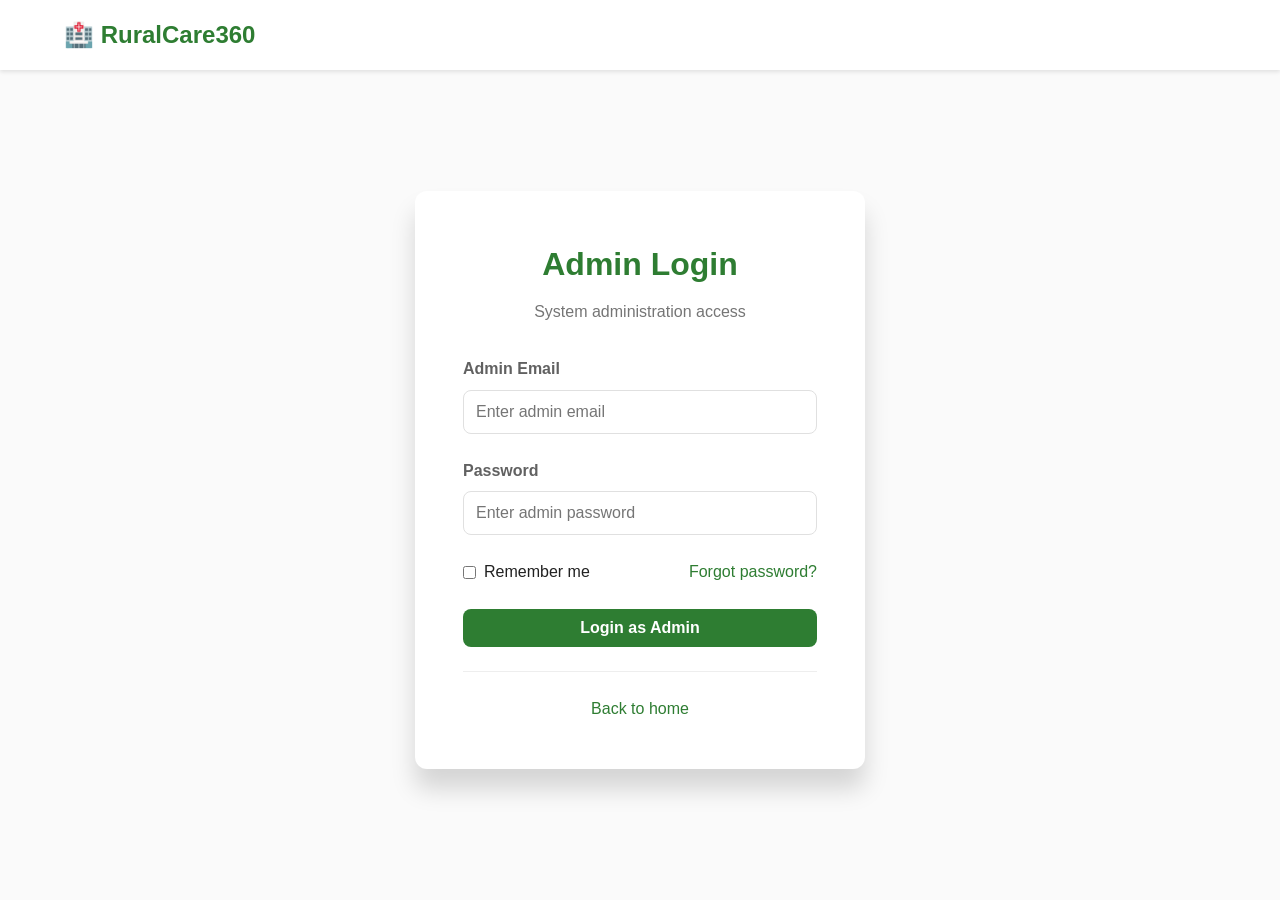
<file: client/admin-login.html>
<!DOCTYPE html>
<html lang="en">
<head>
    <meta charset="UTF-8">
    <meta name="viewport" content="width=device-width, initial-scale=1.0">
    <title>Admin Login - RuralCare360</title>
    <link rel="stylesheet" href="css/styles.css">
</head>
<body>
    <nav class="navbar">
        <div class="container">
            <div class="nav-brand">
                <a href="index.html"><h2>🏥 RuralCare360</h2></a>
            </div>
        </div>
    </nav>

    <div class="auth-container">
        <div class="auth-card">
            <h2>Admin Login</h2>
            <p class="auth-subtitle">System administration access</p>
            
            <form id="adminLoginForm" class="auth-form">
                <div class="form-group">
                    <label for="email">Admin Email</label>
                    <input type="email" id="email" name="email" required 
                           placeholder="Enter admin email">
                </div>
                
                <div class="form-group">
                    <label for="password">Password</label>
                    <input type="password" id="password" name="password" required 
                           placeholder="Enter admin password">
                </div>
                
                <div class="form-options">
                    <label class="checkbox-label">
                        <input type="checkbox" name="remember">
                        <span>Remember me</span>
                    </label>
                    <a href="#" class="link">Forgot password?</a>
                </div>
                
                <button type="submit" class="btn-primary btn-full">Login as Admin</button>
            </form>
            
            <div class="auth-footer">
                <p><a href="index.html" class="link">Back to home</a></p>
            </div>
        </div>
    </div>

    <script src="js/app.js"></script>
</body>
</html>
</file>
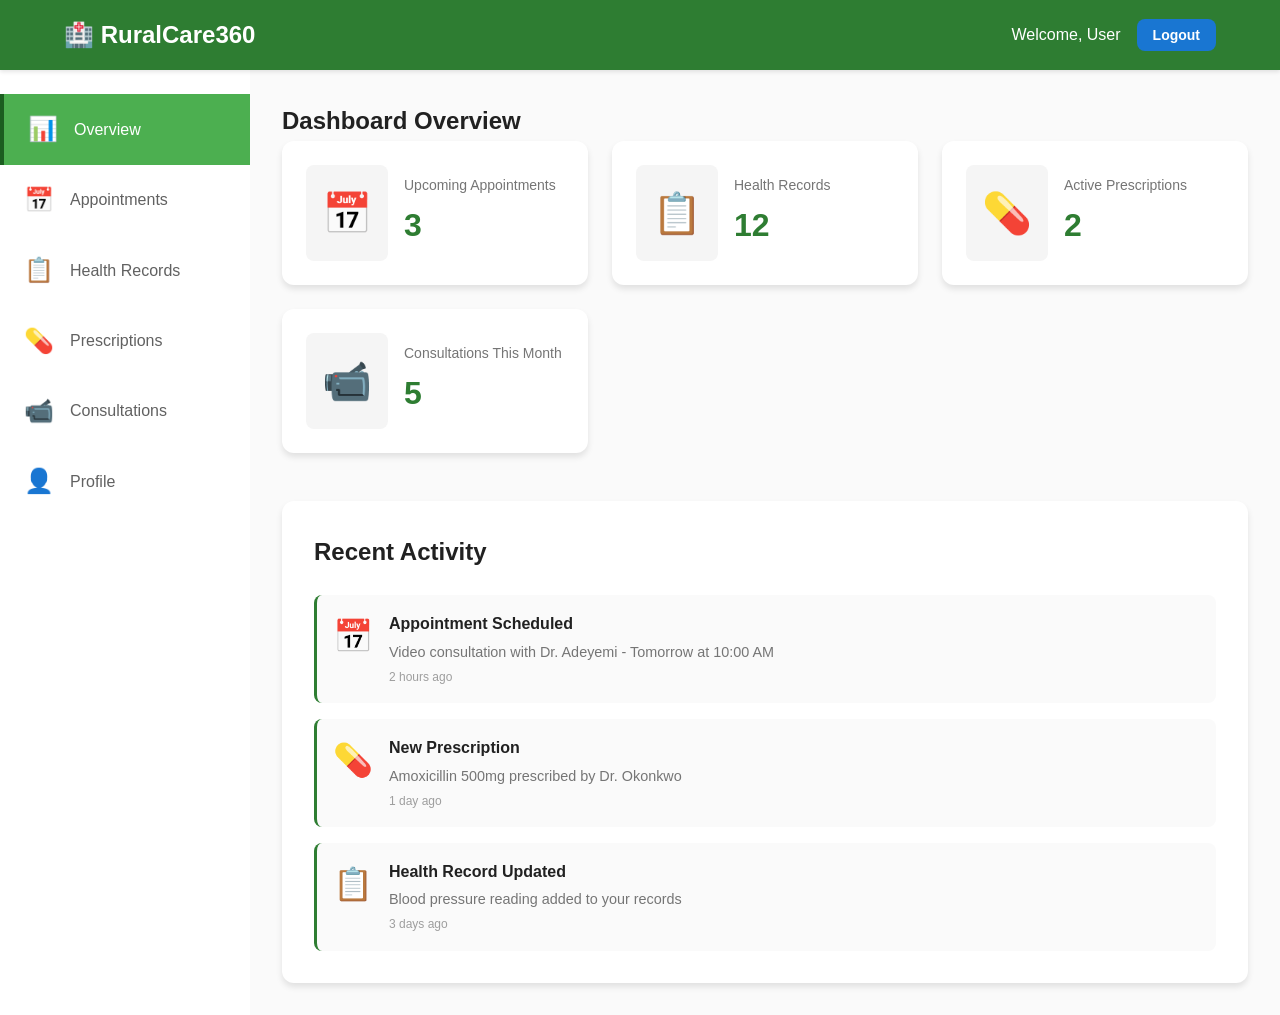
<file: client/Dashboard.html>
<!DOCTYPE html>
<html lang="en">
<head>
    <meta charset="UTF-8">
    <meta name="viewport" content="width=device-width, initial-scale=1.0">
    <title>Dashboard - RuralCare360</title>
    <style>
/* ===================================
   RuralCare360 - Main Stylesheet
   =================================== */

/* === RESET & BASE STYLES === */
* {
    margin: 0;
    padding: 0;
    box-sizing: border-box;
}

:root {
    /* Color Palette */
    --primary-color: #2E7D32;
    --primary-dark: #1B5E20;
    --primary-light: #4CAF50;
    --secondary-color: #1976D2;
    --secondary-dark: #0D47A1;
    --secondary-light: #42A5F5;
    --accent-color: #FF6F00;
    --success-color: #43A047;
    --warning-color: #FB8C00;
    --error-color: #E53935;
    --info-color: #039BE5;
    
    /* Neutral Colors */
    --white: #FFFFFF;
    --gray-50: #FAFAFA;
    --gray-100: #F5F5F5;
    --gray-200: #EEEEEE;
    --gray-300: #E0E0E0;
    --gray-400: #BDBDBD;
    --gray-500: #9E9E9E;
    --gray-600: #757575;
    --gray-700: #616161;
    --gray-800: #424242;
    --gray-900: #212121;
    
    /* Typography */
    --font-family: 'Segoe UI', Tahoma, Geneva, Verdana, sans-serif;
    --font-size-base: 16px;
    
    /* Spacing */
    --spacing-xs: 0.25rem;
    --spacing-sm: 0.5rem;
    --spacing-md: 1rem;
    --spacing-lg: 1.5rem;
    --spacing-xl: 2rem;
    --spacing-2xl: 3rem;
    
    /* Borders */
    --border-radius: 8px;
    --border-radius-sm: 4px;
    --border-radius-lg: 12px;
    
    /* Shadows */
    --shadow-sm: 0 2px 4px rgba(0,0,0,0.1);
    --shadow-md: 0 4px 6px rgba(0,0,0,0.1);
    --shadow-lg: 0 10px 15px rgba(0,0,0,0.1);
    --shadow-xl: 0 20px 25px rgba(0,0,0,0.15);
}

body {
    font-family: var(--font-family);
    font-size: var(--font-size-base);
    line-height: 1.6;
    color: var(--gray-900);
    background-color: var(--gray-50);
}

/* === CONTAINER === */
.container {
    max-width: 1200px;
    margin: 0 auto;
    padding: 0 var(--spacing-lg);
}

/* === NAVBAR === */
.navbar {
    background-color: var(--white);
    box-shadow: var(--shadow-sm);
    position: sticky;
    top: 0;
    z-index: 100;
    padding: var(--spacing-md) 0;
}

.navbar .container {
    display: flex;
    justify-content: space-between;
    align-items: center;
}

.nav-brand h2 {
    color: var(--primary-color);
    font-size: 1.5rem;
}

.nav-brand a {
    text-decoration: none;
    color: inherit;
}

.nav-menu {
    display: flex;
    list-style: none;
    gap: var(--spacing-lg);
    align-items: center;
}

.nav-menu li a {
    text-decoration: none;
    color: var(--gray-700);
    font-weight: 500;
    transition: color 0.3s ease;
}

.nav-menu li a:hover {
    color: var(--primary-color);
}

.navbar-dashboard {
    background-color: var(--primary-color);
}

.navbar-dashboard .nav-brand h2 {
    color: var(--white);
}

.nav-user {
    display: flex;
    align-items: center;
    gap: var(--spacing-md);
    color: var(--white);
}

/* === BUTTONS === */
.btn-primary,
.btn-secondary,
.btn-danger {
    padding: 0.625rem 1.5rem;
    border: none;
    border-radius: var(--border-radius);
    font-size: 1rem;
    font-weight: 600;
    cursor: pointer;
    transition: all 0.3s ease;
    text-decoration: none;
    display: inline-block;
}

.btn-primary {
    background-color: var(--primary-color);
    color: var(--white);
}

.btn-primary:hover {
    background-color: var(--primary-dark);
    transform: translateY(-2px);
    box-shadow: var(--shadow-md);
}

.btn-secondary {
    background-color: var(--secondary-color);
    color: var(--white);
}

.btn-secondary:hover {
    background-color: var(--secondary-dark);
    transform: translateY(-2px);
    box-shadow: var(--shadow-md);
}

.btn-danger {
    background-color: var(--error-color);
    color: var(--white);
}

.btn-danger:hover {
    background-color: #C62828;
    transform: translateY(-2px);
}

.btn-large {
    padding: 0.875rem 2rem;
    font-size: 1.125rem;
}

.btn-small {
    padding: 0.5rem 1rem;
    font-size: 0.875rem;
}

.btn-full {
    width: 100%;
}

/* === HERO SECTION === */
.hero {
    background: linear-gradient(135deg, var(--primary-color) 0%, var(--primary-dark) 100%);
    color: var(--white);
    padding: var(--spacing-2xl) 0;
    min-height: 500px;
    display: flex;
    align-items: center;
}

.hero-content {
    text-align: center;
    max-width: 800px;
    margin: 0 auto;
}

.hero h1 {
    font-size: 3rem;
    margin-bottom: var(--spacing-lg);
    line-height: 1.2;
}

.hero p {
    font-size: 1.25rem;
    margin-bottom: var(--spacing-xl);
    opacity: 0.95;
}

.hero-buttons {
    display: flex;
    gap: var(--spacing-md);
    justify-content: center;
    flex-wrap: wrap;
}

/* === FEATURES SECTION === */
.features {
    padding: var(--spacing-2xl) 0;
}

.section-title {
    text-align: center;
    font-size: 2.5rem;
    color: var(--gray-900);
    margin-bottom: var(--spacing-xl);
}

.features-grid {
    display: grid;
    grid-template-columns: repeat(auto-fit, minmax(300px, 1fr));
    gap: var(--spacing-lg);
    margin-top: var(--spacing-xl);
}

.feature-card {
    background-color: var(--white);
    padding: var(--spacing-xl);
    border-radius: var(--border-radius-lg);
    box-shadow: var(--shadow-md);
    text-align: center;
    transition: transform 0.3s ease, box-shadow 0.3s ease;
}

.feature-card:hover {
    transform: translateY(-5px);
    box-shadow: var(--shadow-lg);
}

.feature-icon {
    font-size: 3rem;
    margin-bottom: var(--spacing-md);
}

.feature-card h3 {
    color: var(--primary-color);
    margin-bottom: var(--spacing-sm);
    font-size: 1.25rem;
}

.feature-card p {
    color: var(--gray-600);
    line-height: 1.6;
}

/* === ABOUT SECTION === */
.about {
    background-color: var(--gray-100);
    padding: var(--spacing-2xl) 0;
}

.about-text {
    max-width: 800px;
    margin: 0 auto;
    text-align: center;
    font-size: 1.125rem;
    line-height: 1.8;
    color: var(--gray-700);
}

/* === FOOTER === */
.footer {
    background-color: var(--gray-900);
    color: var(--white);
    padding: var(--spacing-xl) 0;
    text-align: center;
}

.footer p {
    margin: var(--spacing-sm) 0;
    opacity: 0.8;
}

/* === AUTH PAGES === */
.auth-container {
    min-height: calc(100vh - 80px);
    display: flex;
    align-items: center;
    justify-content: center;
    padding: var(--spacing-xl) 0;
}

.auth-card {
    background-color: var(--white);
    padding: var(--spacing-2xl);
    border-radius: var(--border-radius-lg);
    box-shadow: var(--shadow-xl);
    width: 100%;
    max-width: 450px;
}

.auth-card-wide {
    max-width: 700px;
}

.auth-card h2 {
    color: var(--primary-color);
    margin-bottom: var(--spacing-sm);
    font-size: 2rem;
    text-align: center;
}

.auth-subtitle {
    text-align: center;
    color: var(--gray-600);
    margin-bottom: var(--spacing-xl);
}

.auth-form {
    margin-top: var(--spacing-lg);
}

.form-group {
    margin-bottom: var(--spacing-lg);
}

.form-group label {
    display: block;
    margin-bottom: var(--spacing-sm);
    color: var(--gray-700);
    font-weight: 600;
}

.form-group input,
.form-group select {
    width: 100%;
    padding: 0.75rem;
    border: 1px solid var(--gray-300);
    border-radius: var(--border-radius);
    font-size: 1rem;
    transition: border-color 0.3s ease;
}

.form-group input:focus,
.form-group select:focus {
    outline: none;
    border-color: var(--primary-color);
}

.form-row {
    display: grid;
    grid-template-columns: 1fr 1fr;
    gap: var(--spacing-md);
}

.form-options {
    display: flex;
    justify-content: space-between;
    align-items: center;
    margin-bottom: var(--spacing-lg);
}

.checkbox-label {
    display: flex;
    align-items: center;
    gap: var(--spacing-sm);
    cursor: pointer;
}

.checkbox-label input[type="checkbox"] {
    width: auto;
}

.link {
    color: var(--primary-color);
    text-decoration: none;
    font-weight: 500;
}

.link:hover {
    text-decoration: underline;
}

.auth-footer {
    text-align: center;
    margin-top: var(--spacing-lg);
    padding-top: var(--spacing-lg);
    border-top: 1px solid var(--gray-200);
}

/* === DASHBOARD LAYOUT === */
.dashboard-container {
    display: flex;
    min-height: calc(100vh - 80px);
}

.sidebar {
    width: 250px;
    background-color: var(--white);
    box-shadow: var(--shadow-md);
    padding: var(--spacing-lg) 0;
}

.sidebar-menu {
    list-style: none;
}

.sidebar-item {
    display: flex;
    align-items: center;
    gap: var(--spacing-md);
    padding: var(--spacing-md) var(--spacing-lg);
    cursor: pointer;
    transition: background-color 0.3s ease;
    color: var(--gray-700);
    font-weight: 500;
}

.sidebar-item:hover {
    background-color: var(--gray-100);
}

.sidebar-item.active {
    background-color: var(--primary-light);
    color: var(--white);
    border-left: 4px solid var(--primary-dark);
}

.sidebar-item .icon {
    font-size: 1.5rem;
}

.dashboard-main {
    flex: 1;
    padding: var(--spacing-xl);
    background-color: var(--gray-50);
    overflow-y: auto;
}

.dashboard-section {
    display: none;
}

.dashboard-section.active {
    display: block;
}

.section-header {
    display: flex;
    justify-content: space-between;
    align-items: center;
    margin-bottom: var(--spacing-xl);
}

/* === STATS CARDS === */
.stats-grid {
    display: grid;
    grid-template-columns: repeat(auto-fit, minmax(250px, 1fr));
    gap: var(--spacing-lg);
    margin-bottom: var(--spacing-2xl);
}

.stat-card {
    background-color: var(--white);
    padding: var(--spacing-lg);
    border-radius: var(--border-radius-lg);
    box-shadow: var(--shadow-md);
    display: flex;
    align-items: center;
    gap: var(--spacing-md);
}

.stat-icon {
    font-size: 2.5rem;
    padding: var(--spacing-md);
    background-color: var(--gray-100);
    border-radius: var(--border-radius);
}

.stat-info h3 {
    color: var(--gray-600);
    font-size: 0.875rem;
    font-weight: 500;
    margin-bottom: var(--spacing-xs);
}

.stat-number {
    font-size: 2rem;
    font-weight: 700;
    color: var(--primary-color);
}

/* === ACTIVITY LIST === */
.recent-activity {
    background-color: var(--white);
    padding: var(--spacing-xl);
    border-radius: var(--border-radius-lg);
    box-shadow: var(--shadow-md);
}

.recent-activity h2 {
    margin-bottom: var(--spacing-lg);
    color: var(--gray-900);
}

.activity-list {
    display: flex;
    flex-direction: column;
    gap: var(--spacing-md);
}

.activity-item {
    display: flex;
    gap: var(--spacing-md);
    padding: var(--spacing-md);
    border-left: 3px solid var(--primary-color);
    background-color: var(--gray-50);
    border-radius: var(--border-radius);
}

.activity-icon {
    font-size: 2rem;
}

.activity-details h4 {
    margin-bottom: var(--spacing-xs);
    color: var(--gray-900);
}

.activity-details p {
    color: var(--gray-600);
    font-size: 0.9rem;
}

.activity-time {
    display: block;
    font-size: 0.75rem;
    color: var(--gray-500);
    margin-top: var(--spacing-xs);
}

/* === APPOINTMENT CARDS === */
.appointments-list {
    display: flex;
    flex-direction: column;
    gap: var(--spacing-lg);
}

.appointment-card {
    background-color: var(--white);
    padding: var(--spacing-lg);
    border-radius: var(--border-radius-lg);
    box-shadow: var(--shadow-md);
}

.appointment-card.upcoming {
    border-left: 4px solid var(--primary-color);
}

.appointment-header {
    display: flex;
    justify-content: space-between;
    align-items: center;
    margin-bottom: var(--spacing-md);
}

.appointment-header h3 {
    color: var(--gray-900);
}

.status-badge {
    padding: 0.25rem 0.75rem;
    border-radius: var(--border-radius-sm);
    font-size: 0.75rem;
    font-weight: 600;
    text-transform: uppercase;
}

.status-upcoming {
    background-color: var(--info-color);
    color: var(--white);
}

.status-scheduled {
    background-color: var(--secondary-color);
    color: var(--white);
}

.status-completed {
    background-color: var(--success-color);
    color: var(--white);
}

.status-active {
    background-color: var(--success-color);
    color: var(--white);
}

.appointment-details p {
    margin: var(--spacing-sm) 0;
    color: var(--gray-700);
}

.appointment-actions {
    display: flex;
    gap: var(--spacing-sm);
    margin-top: var(--spacing-md);
    flex-wrap: wrap;
}

/* === HEALTH RECORDS === */
.records-grid {
    display: grid;
    grid-template-columns: repeat(auto-fit, minmax(300px, 1fr));
    gap: var(--spacing-lg);
}

.record-card {
    background-color: var(--white);
    padding: var(--spacing-lg);
    border-radius: var(--border-radius-lg);
    box-shadow: var(--shadow-md);
}

.record-card h3 {
    color: var(--primary-color);
    margin-bottom: var(--spacing-md);
    padding-bottom: var(--spacing-sm);
    border-bottom: 2px solid var(--gray-200);
}

.record-content p {
    margin: var(--spacing-sm) 0;
    color: var(--gray-700);
}

.record-date {
    font-size: 0.875rem;
    color: var(--gray-500);
    margin-top: var(--spacing-md);
    padding-top: var(--spacing-sm);
    border-top: 1px solid var(--gray-200);
}

/* === PRESCRIPTIONS === */
.prescriptions-container h2 {
    margin: var(--spacing-xl) 0 var(--spacing-md) 0;
    color: var(--gray-900);
}

.prescription-card {
    background-color: var(--white);
    padding: var(--spacing-lg);
    border-radius: var(--border-radius-lg);
    box-shadow: var(--shadow-md);
    margin-bottom: var(--spacing-lg);
}

.prescription-card.active {
    border-left: 4px solid var(--success-color);
}

.prescription-header {
    display: flex;
    justify-content: space-between;
    align-items: center;
    margin-bottom: var(--spacing-md);
}

.prescription-details p {
    margin: var(--spacing-sm) 0;
    color: var(--gray-700);
}

.prescription-progress {
    margin-top: var(--spacing-md);
    padding-top: var(--spacing-md);
    border-top: 1px solid var(--gray-200);
}

.progress-bar {
    height: 8px;
    background-color: var(--gray-200);
    border-radius: var(--border-radius-sm);
    overflow: hidden;
    margin-top: var(--spacing-sm);
}

.progress-fill {
    height: 100%;
    background-color: var(--success-color);
    transition: width 0.3s ease;
}

/* === CONSULTATIONS === */
.consultations-list {
    display: flex;
    flex-direction: column;
    gap: var(--spacing-lg);
}

.consultation-card {
    background-color: var(--white);
    padding: var(--spacing-lg);
    border-radius: var(--border-radius-lg);
    box-shadow: var(--shadow-md);
}

.consultation-header {
    display: flex;
    justify-content: space-between;
    align-items: center;
    margin-bottom: var(--spacing-md);
}

.consultation-details p {
    margin: var(--spacing-sm) 0;
    color: var(--gray-700);
}

.consultation-actions {
    display: flex;
    gap: var(--spacing-sm);
    margin-top: var(--spacing-md);
    flex-wrap: wrap;
}

/* === PROFILE === */
.profile-container {
    display: grid;
    grid-template-columns: repeat(auto-fit, minmax(400px, 1fr));
    gap: var(--spacing-lg);
}

.profile-card {
    background-color: var(--white);
    padding: var(--spacing-xl);
    border-radius: var(--border-radius-lg);
    box-shadow: var(--shadow-md);
}

.profile-card h2 {
    color: var(--gray-900);
    margin-bottom: var(--spacing-lg);
    padding-bottom: var(--spacing-md);
    border-bottom: 2px solid var(--gray-200);
}

.profile-form {
    display: flex;
    flex-direction: column;
    gap: var(--spacing-md);
}

/* === RESPONSIVE DESIGN === */
@media (max-width: 768px) {
    .nav-menu {
        flex-direction: column;
        gap: var(--spacing-sm);
    }
    
    .hero h1 {
        font-size: 2rem;
    }
    
    .hero p {
        font-size: 1rem;
    }
    
    .hero-buttons {
        flex-direction: column;
    }
    
    .features-grid {
        grid-template-columns: 1fr;
    }
    
    .form-row {
        grid-template-columns: 1fr;
    }
    
    .dashboard-container {
        flex-direction: column;
    }
    
    .sidebar {
        width: 100%;
    }
    
    .sidebar-menu {
        display: flex;
        overflow-x: auto;
    }
    
    .sidebar-item {
        flex-direction: column;
        text-align: center;
        min-width: 100px;
    }
    
    .stats-grid {
        grid-template-columns: 1fr;
    }
    
    .appointment-actions,
    .consultation-actions {
        flex-direction: column;
    }
    
    .profile-container {
        grid-template-columns: 1fr;
    }
}

@media (max-width: 480px) {
    .container {
        padding: 0 var(--spacing-md);
    }
    
    .auth-card {
        padding: var(--spacing-lg);
    }
    
    .dashboard-main {
        padding: var(--spacing-md);
    }
}

/* === ADMIN DASHBOARD STYLES === */
.admin-grid {
    display: grid;
    grid-template-columns: 2fr 1fr;
    gap: var(--spacing-lg);
    margin-top: var(--spacing-xl);
}

.quick-stats {
    background-color: var(--white);
    padding: var(--spacing-xl);
    border-radius: var(--border-radius-lg);
    box-shadow: var(--shadow-md);
}

.quick-stats h2 {
    margin-bottom: var(--spacing-lg);
    color: var(--gray-900);
}

.stats-list {
    display: flex;
    flex-direction: column;
    gap: var(--spacing-md);
}

.stat-item {
    display: flex;
    justify-content: space-between;
    align-items: center;
    padding: var(--spacing-md);
    background-color: var(--gray-50);
    border-radius: var(--border-radius);
}

.stat-label {
    color: var(--gray-600);
    font-size: 0.9rem;
}

.stat-value {
    font-weight: 700;
    font-size: 1.25rem;
    color: var(--primary-color);
}

/* === DATA TABLES === */
.table-controls {
    display: flex;
    gap: var(--spacing-md);
    margin-bottom: var(--spacing-lg);
}

.search-input {
    flex: 1;
    padding: 0.75rem;
    border: 1px solid var(--gray-300);
    border-radius: var(--border-radius);
    font-size: 1rem;
}

.filter-select {
    padding: 0.75rem;
    border: 1px solid var(--gray-300);
    border-radius: var(--border-radius);
    font-size: 1rem;
    min-width: 200px;
}

.data-table {
    background-color: var(--white);
    border-radius: var(--border-radius-lg);
    box-shadow: var(--shadow-md);
    overflow-x: auto;
}

.data-table table {
    width: 100%;
    border-collapse: collapse;
}

.data-table thead {
    background-color: var(--gray-100);
}

.data-table th {
    padding: var(--spacing-md);
    text-align: left;
    font-weight: 600;
    color: var(--gray-700);
    border-bottom: 2px solid var(--gray-300);
}

.data-table td {
    padding: var(--spacing-md);
    border-bottom: 1px solid var(--gray-200);
    color: var(--gray-700);
}

.data-table tbody tr:hover {
    background-color: var(--gray-50);
}

/* === BADGES === */
.badge {
    padding: 0.25rem 0.75rem;
    border-radius: var(--border-radius-sm);
    font-size: 0.75rem;
    font-weight: 600;
    text-transform: uppercase;
    display: inline-block;
}

.badge-doctor {
    background-color: #E3F2FD;
    color: #1976D2;
}

.badge-patient {
    background-color: #F3E5F5;
    color: #7B1FA2;
}

.badge-active {
    background-color: #E8F5E9;
    color: #2E7D32;
}

.badge-inactive {
    background-color: #FFEBEE;
    color: #C62828;
}

.badge-pending {
    background-color: #FFF3E0;
    color: #F57C00;
}

.badge-completed {
    background-color: #E8F5E9;
    color: #2E7D32;
}

.badge-live {
    background-color: #FFEBEE;
    color: #C62828;
    animation: pulse 2s infinite;
}

@keyframes pulse {
    0%, 100% { opacity: 1; }
    50% { opacity: 0.7; }
}

/* === REPORTS === */
.reports-grid {
    display: grid;
    grid-template-columns: repeat(auto-fit, minmax(250px, 1fr));
    gap: var(--spacing-lg);
}

.report-card {
    background-color: var(--white);
    padding: var(--spacing-xl);
    border-radius: var(--border-radius-lg);
    box-shadow: var(--shadow-md);
    text-align: center;
}

.report-card h3 {
    color: var(--gray-900);
    margin-bottom: var(--spacing-sm);
}

.report-card p {
    color: var(--gray-600);
    margin-bottom: var(--spacing-lg);
}

/* === SETTINGS === */
.settings-container {
    display: grid;
    grid-template-columns: repeat(auto-fit, minmax(400px, 1fr));
    gap: var(--spacing-lg);
}

.settings-card {
    background-color: var(--white);
    padding: var(--spacing-xl);
    border-radius: var(--border-radius-lg);
    box-shadow: var(--shadow-md);
}

.settings-card h2 {
    color: var(--gray-900);
    margin-bottom: var(--spacing-lg);
    padding-bottom: var(--spacing-md);
    border-bottom: 2px solid var(--gray-200);
}

.settings-form {
    display: flex;
    flex-direction: column;
    gap: var(--spacing-md);
}

/* === RESPONSIVE ADMIN STYLES === */
@media (max-width: 1024px) {
    .admin-grid {
        grid-template-columns: 1fr;
    }
}

@media (max-width: 768px) {
    .table-controls {
        flex-direction: column;
    }
    
    .filter-select {
        width: 100%;
    }
    
    .data-table {
        font-size: 0.875rem;
    }
    
    .reports-grid {
        grid-template-columns: 1fr;
    }
    
    .settings-container {
        grid-template-columns: 1fr;
    }
}

/* === UTILITY CLASSES === */
.text-center { text-align: center; }
.text-left { text-align: left; }
.text-right { text-align: right; }
.mt-1 { margin-top: var(--spacing-md); }
.mt-2 { margin-top: var(--spacing-lg); }
.mb-1 { margin-bottom: var(--spacing-md); }
.mb-2 { margin-bottom: var(--spacing-lg); }
.hidden { display: none; }
.visible { display: block; }

/* === ADMIN DASHBOARD STYLES === */
.table-container {
    background-color: var(--white);
    padding: var(--spacing-lg);
    border-radius: var(--border-radius-lg);
    box-shadow: var(--shadow-md);
    overflow-x: auto;
}

.data-table {
    width: 100%;
    border-collapse: collapse;
    font-size: 0.9rem;
}

.data-table thead {
    background-color: var(--gray-100);
}

.data-table th {
    padding: var(--spacing-md);
    text-align: left;
    font-weight: 600;
    color: var(--gray-700);
    border-bottom: 2px solid var(--gray-300);
}

.data-table td {
    padding: var(--spacing-md);
    border-bottom: 1px solid var(--gray-200);
    color: var(--gray-700);
}

.data-table tr:hover {
    background-color: var(--gray-50);
}

.badge {
    display: inline-block;
    padding: 0.25rem 0.75rem;
    border-radius: var(--border-radius-sm);
    font-size: 0.75rem;
    font-weight: 600;
    text-transform: uppercase;
}

.badge-active {
    background-color: var(--success-color);
    color: var(--white);
}

.badge-inactive {
    background-color: var(--gray-400);
    color: var(--white);
}

.badge-warning {
    background-color: var(--warning-color);
    color: var(--white);
}

.badge-doctor {
    background-color: var(--secondary-color);
    color: var(--white);
}

.badge-patient {
    background-color: var(--primary-color);
    color: var(--white);
}

.badge-admin {
    background-color: var(--error-color);
    color: var(--white);
}

.search-input {
    padding: 0.75rem;
    border: 1px solid var(--gray-300);
    border-radius: var(--border-radius);
    font-size: 1rem;
    width: 300px;
}

.search-input:focus {
    outline: none;
    border-color: var(--primary-color);
}

/* Admin cards with action buttons */
.record-card .appointment-actions {
    margin-top: var(--spacing-md);
    padding-top: var(--spacing-md);
    border-top: 1px solid var(--gray-200);
}

@media (max-width: 768px) {
    .table-container {
        overflow-x: scroll;
    }
    
    .data-table {
        font-size: 0.8rem;
    }
    
    .data-table th,
    .data-table td {
        padding: var(--spacing-sm);
    }
    
    .search-input {
        width: 100%;
    }
}
    </style>
</head>
<body>

    <nav class="navbar navbar-dashboard">
        <div class="container">
            <div class="nav-brand">
                <h2>🏥 RuralCare360</h2>
            </div>
            <div class="nav-user">
                <span id="userGreeting">Welcome, User</span>
                <button id="logoutBtn" class="btn-secondary btn-small">Logout</button>
            </div>
        </div>
    </nav>

    <div class="dashboard-container">

        <aside class="sidebar">
            <ul class="sidebar-menu">
                <li class="sidebar-item active" data-section="overview">
                    <span class="icon">📊</span>
                    <span>Overview</span>
                </li>
                <li class="sidebar-item" data-section="appointments">
                    <span class="icon">📅</span>
                    <span>Appointments</span>
                </li>
                <li class="sidebar-item" data-section="records">
                    <span class="icon">📋</span>
                    <span>Health Records</span>
                </li>
                <li class="sidebar-item" data-section="prescriptions">
                    <span class="icon">💊</span>
                    <span>Prescriptions</span>
                </li>
                <li class="sidebar-item" data-section="consultations">
                    <span class="icon">📹</span>
                    <span>Consultations</span>
                </li>
                <li class="sidebar-item" data-section="profile">
                    <span class="icon">👤</span>
                    <span>Profile</span>
                </li>
            </ul>
        </aside>

        <main class="dashboard-main">

            <!-- OVERVIEW -->
            <section id="overview" class="dashboard-section active">
                <h1>Dashboard Overview</h1>
                <div class="stats-grid">
                    <div class="stat-card">
                        <div class="stat-icon">📅</div>
                        <div class="stat-info">
                            <h3>Upcoming Appointments</h3>
                            <p class="stat-number">3</p>
                        </div>
                    </div>
                    <div class="stat-card">
                        <div class="stat-icon">📋</div>
                        <div class="stat-info">
                            <h3>Health Records</h3>
                            <p class="stat-number">12</p>
                        </div>
                    </div>
                    <div class="stat-card">
                        <div class="stat-icon">💊</div>
                        <div class="stat-info">
                            <h3>Active Prescriptions</h3>
                            <p class="stat-number">2</p>
                        </div>
                    </div>
                    <div class="stat-card">
                        <div class="stat-icon">📹</div>
                        <div class="stat-info">
                            <h3>Consultations This Month</h3>
                            <p class="stat-number">5</p>
                        </div>
                    </div>
                </div>
                <div class="recent-activity">
                    <h2>Recent Activity</h2>
                    <div class="activity-list">
                        <div class="activity-item">
                            <div class="activity-icon">📅</div>
                            <div class="activity-details">
                                <h4>Appointment Scheduled</h4>
                                <p>Video consultation with Dr. Adeyemi - Tomorrow at 10:00 AM</p>
                                <span class="activity-time">2 hours ago</span>
                            </div>
                        </div>
                        <div class="activity-item">
                            <div class="activity-icon">💊</div>
                            <div class="activity-details">
                                <h4>New Prescription</h4>
                                <p>Amoxicillin 500mg prescribed by Dr. Okonkwo</p>
                                <span class="activity-time">1 day ago</span>
                            </div>
                        </div>
                        <div class="activity-item">
                            <div class="activity-icon">📋</div>
                            <div class="activity-details">
                                <h4>Health Record Updated</h4>
                                <p>Blood pressure reading added to your records</p>
                                <span class="activity-time">3 days ago</span>
                            </div>
                        </div>
                    </div>
                </div>
            </section>

            <!-- APPOINTMENTS -->
            <section id="appointments" class="dashboard-section">
                <div class="section-header">
                    <h1>Appointments</h1>
                    <button class="btn-primary" id="newAppointmentBtn">Schedule New</button>
                </div>
                <div class="appointments-list">
                    <div class="appointment-card upcoming">
                        <div class="appointment-header">
                            <h3>Video Consultation</h3>
                            <span class="status-badge status-upcoming">Upcoming</span>
                        </div>
                        <div class="appointment-details">
                            <p><strong>Doctor:</strong> Dr. Chioma Adeyemi (General Practitioner)</p>
                            <p><strong>Date:</strong> Tomorrow, January 15, 2024</p>
                            <p><strong>Time:</strong> 10:00 AM - 10:30 AM</p>
                            <p><strong>Type:</strong> Follow-up consultation</p>
                        </div>
                        <div class="appointment-actions">
                            <button class="btn-primary btn-small">Join Call</button>
                            <button class="btn-secondary btn-small">Reschedule</button>
                            <button class="btn-danger btn-small">Cancel</button>
                        </div>
                    </div>
                    <div class="appointment-card">
                        <div class="appointment-header">
                            <h3>In-Person Consultation</h3>
                            <span class="status-badge status-scheduled">Scheduled</span>
                        </div>
                        <div class="appointment-details">
                            <p><strong>Doctor:</strong> Dr. Ibrahim Okonkwo (Internal Medicine)</p>
                            <p><strong>Date:</strong> January 20, 2024</p>
                            <p><strong>Time:</strong> 2:00 PM - 2:30 PM</p>
                            <p><strong>Location:</strong> RuralCare Clinic, Ikeja</p>
                        </div>
                        <div class="appointment-actions">
                            <button class="btn-secondary btn-small">Reschedule</button>
                            <button class="btn-danger btn-small">Cancel</button>
                        </div>
                    </div>
                </div>
            </section>

            <!-- HEALTH RECORDS -->
            <section id="records" class="dashboard-section">
                <div class="section-header">
                    <h1>Health Records</h1>
                    <button class="btn-primary" id="addRecordBtn">Add Record</button>
                </div>
                <div class="records-grid">
                    <div class="record-card">
                        <h3>Vital Signs</h3>
                        <div class="record-content">
                            <p><strong>Blood Pressure:</strong> 120/80 mmHg</p>
                            <p><strong>Heart Rate:</strong> 72 bpm</p>
                            <p><strong>Temperature:</strong> 36.8°C</p>
                            <p><strong>Weight:</strong> 70 kg</p>
                            <p class="record-date">Last updated: Jan 10, 2024</p>
                        </div>
                    </div>
                    <div class="record-card">
                        <h3>Lab Results</h3>
                        <div class="record-content">
                            <p><strong>Test:</strong> Complete Blood Count</p>
                            <p><strong>Status:</strong> Normal</p>
                            <p><strong>Ordered by:</strong> Dr. Adeyemi</p>
                            <p class="record-date">Date: Jan 5, 2024</p>
                            <button class="btn-secondary btn-small">View Full Report</button>
                        </div>
                    </div>
                    <div class="record-card">
                        <h3>Medical History</h3>
                        <div class="record-content">
                            <p><strong>Allergies:</strong> Penicillin</p>
                            <p><strong>Chronic Conditions:</strong> None</p>
                            <p><strong>Previous Surgeries:</strong> Appendectomy (2018)</p>
                            <p class="record-date">Last reviewed: Jan 1, 2024</p>
                        </div>
                    </div>
                    <div class="record-card">
                        <h3>Immunizations</h3>
                        <div class="record-content">
                            <p><strong>COVID-19:</strong> Fully vaccinated + Booster</p>
                            <p><strong>Tetanus:</strong> Updated 2022</p>
                            <p><strong>Hepatitis B:</strong> Completed series</p>
                            <p class="record-date">Last updated: Dec 2023</p>
                        </div>
                    </div>
                </div>
            </section>

            <!-- PRESCRIPTIONS -->
            <section id="prescriptions" class="dashboard-section">
                <h1>Prescriptions</h1>
                <div class="prescriptions-container">
                    <h2>Active Prescriptions</h2>
                    <div class="prescription-card active">
                        <div class="prescription-header">
                            <h3>Amoxicillin 500mg</h3>
                            <span class="status-badge status-active">Active</span>
                        </div>
                        <div class="prescription-details">
                            <p><strong>Dosage:</strong> 1 capsule, 3 times daily</p>
                            <p><strong>Duration:</strong> 7 days</p>
                            <p><strong>Prescribed by:</strong> Dr. Ibrahim Okonkwo</p>
                            <p><strong>Date:</strong> Jan 8, 2024</p>
                            <p><strong>Instructions:</strong> Take with food</p>
                        </div>
                        <div class="prescription-progress">
                            <p>Progress: Day 3 of 7</p>
                            <div class="progress-bar">
                                <div class="progress-fill" style="width: 43%;"></div>
                            </div>
                        </div>
                    </div>
                    <div class="prescription-card active">
                        <div class="prescription-header">
                            <h3>Paracetamol 500mg</h3>
                            <span class="status-badge status-active">Active</span>
                        </div>
                        <div class="prescription-details">
                            <p><strong>Dosage:</strong> 1-2 tablets as needed</p>
                            <p><strong>Max Dose:</strong> 8 tablets per day</p>
                            <p><strong>Prescribed by:</strong> Dr. Chioma Adeyemi</p>
                            <p><strong>Date:</strong> Jan 5, 2024</p>
                            <p><strong>Instructions:</strong> For pain or fever</p>
                        </div>
                    </div>
                    <h2>Past Prescriptions</h2>
                    <div class="prescription-card">
                        <div class="prescription-header">
                            <h3>Ibuprofen 400mg</h3>
                            <span class="status-badge">Completed</span>
                        </div>
                        <div class="prescription-details">
                            <p><strong>Dosage:</strong> 1 tablet, 2 times daily</p>
                            <p><strong>Duration:</strong> 5 days</p>
                            <p><strong>Prescribed by:</strong> Dr. Adeyemi</p>
                            <p><strong>Completed:</strong> Dec 28, 2023</p>
                        </div>
                    </div>
                </div>
            </section>

            <!-- CONSULTATIONS -->
            <section id="consultations" class="dashboard-section">
                <div class="section-header">
                    <h1>Consultations</h1>
                    <button class="btn-primary" id="requestConsultationBtn">Request Consultation</button>
                </div>
                <div class="consultations-list">
                    <div class="consultation-card">
                        <div class="consultation-header">
                            <h3>General Check-up</h3>
                            <span class="status-badge status-completed">Completed</span>
                        </div>
                        <div class="consultation-details">
                            <p><strong>Doctor:</strong> Dr. Chioma Adeyemi</p>
                            <p><strong>Date:</strong> January 8, 2024</p>
                            <p><strong>Type:</strong> Video Consultation</p>
                            <p><strong>Duration:</strong> 25 minutes</p>
                            <p><strong>Diagnosis:</strong> Upper respiratory infection</p>
                        </div>
                        <div class="consultation-actions">
                            <button class="btn-secondary btn-small">View Notes</button>
                            <button class="btn-secondary btn-small">Download Report</button>
                        </div>
                    </div>
                    <div class="consultation-card">
                        <div class="consultation-header">
                            <h3>Follow-up - Hypertension</h3>
                            <span class="status-badge status-completed">Completed</span>
                        </div>
                        <div class="consultation-details">
                            <p><strong>Doctor:</strong> Dr. Ibrahim Okonkwo</p>
                            <p><strong>Date:</strong> December 20, 2023</p>
                            <p><strong>Type:</strong> In-Person</p>
                            <p><strong>Duration:</strong> 30 minutes</p>
                            <p><strong>Diagnosis:</strong> Blood pressure under control</p>
                        </div>
                        <div class="consultation-actions">
                            <button class="btn-secondary btn-small">View Notes</button>
                            <button class="btn-secondary btn-small">Download Report</button>
                        </div>
                    </div>
                </div>
            </section>

            <!-- PROFILE -->
            <section id="profile" class="dashboard-section">
                <h1>Profile Settings</h1>
                <div class="profile-container">
                    <div class="profile-card">
                        <h2>Personal Information</h2>
                        <form id="profileForm" class="profile-form">
                            <div class="form-row">
                                <div class="form-group">
                                    <label for="profileFirstName">First Name</label>
                                    <input type="text" id="profileFirstName" value="John">
                                </div>
                                <div class="form-group">
                                    <label for="profileLastName">Last Name</label>
                                    <input type="text" id="profileLastName" value="Doe">
                                </div>
                            </div>
                            <div class="form-group">
                                <label for="profileEmail">Email</label>
                                <input type="email" id="profileEmail" value="john.doe@email.com">
                            </div>
                            <div class="form-group">
                                <label for="profilePhone">Phone</label>
                                <input type="tel" id="profilePhone" value="08012345678">
                            </div>
                            <div class="form-group">
                                <label for="profileAddress">Address</label>
                                <input type="text" id="profileAddress" value="123 Main Street, Ikeja">
                            </div>
                            <button type="submit" class="btn-primary">Update Profile</button>
                        </form>
                    </div>
                    <div class="profile-card">
                        <h2>Change Password</h2>
                        <form id="passwordForm" class="profile-form">
                            <div class="form-group">
                                <label for="currentPassword">Current Password</label>
                                <input type="password" id="currentPassword">
                            </div>
                            <div class="form-group">
                                <label for="newPassword">New Password</label>
                                <input type="password" id="newPassword">
                            </div>
                            <div class="form-group">
                                <label for="confirmNewPassword">Confirm New Password</label>
                                <input type="password" id="confirmNewPassword">
                            </div>
                            <button type="submit" class="btn-primary">Change Password</button>
                        </form>
                    </div>
                </div>
            </section>

        </main>
    </div>

    <script>
    document.addEventListener('DOMContentLoaded', function () {
        var sidebarItems      = document.querySelectorAll('.sidebar-item');
        var dashboardSections = document.querySelectorAll('.dashboard-section');

        sidebarItems.forEach(function (item) {
            item.addEventListener('click', function () {
                var sectionId = item.getAttribute('data-section');

                sidebarItems.forEach(function (i) { i.classList.remove('active'); });
                dashboardSections.forEach(function (s) { s.classList.remove('active'); });

                item.classList.add('active');
                var section = document.getElementById(sectionId);
                if (section) { section.classList.add('active'); }

                var main = document.querySelector('.dashboard-main');
                if (main) { main.scrollTop = 0; }
            });
        });

        var logoutBtn = document.getElementById('logoutBtn');
        if (logoutBtn) {
            logoutBtn.addEventListener('click', function () {
                if (confirm('Are you sure you want to logout?')) {
                    window.location.href = 'index.html';
                }
            });
        }
    });
    </script>
<script src="js/app.js"></script>
</body>
</html>
</file>
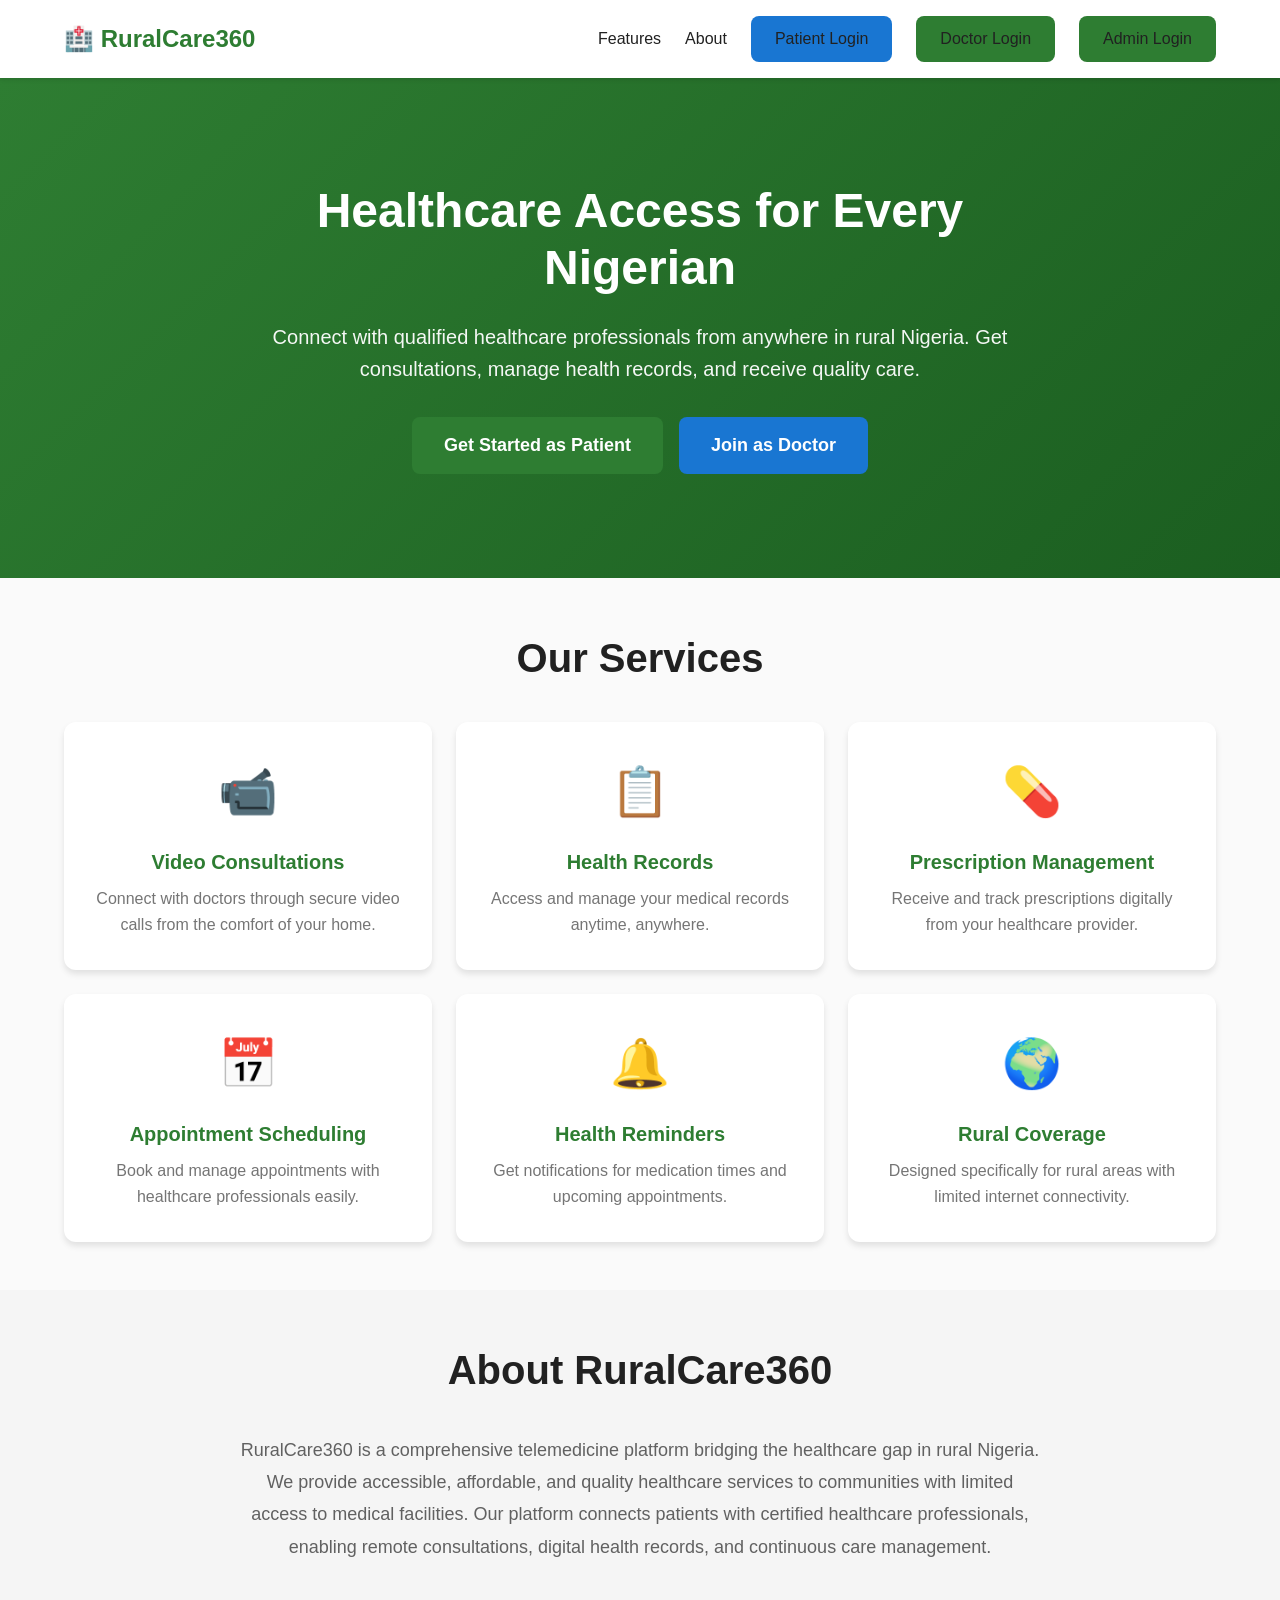
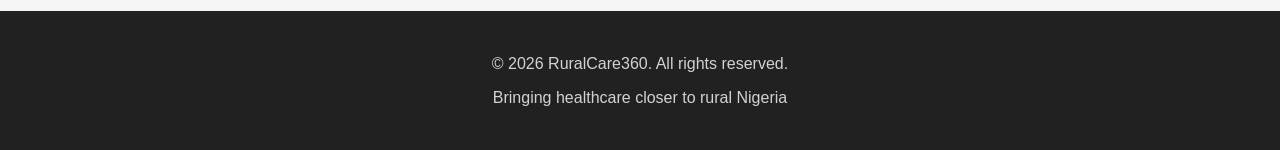
<file: client/doctor-dashboard.html>
<!DOCTYPE html>
<html lang="en">
<head>
    <meta charset="UTF-8">
    <meta name="viewport" content="width=device-width, initial-scale=1.0">
    <title>Health Worker Dashboard - RuralCare360</title>
    <style>
/* ===================================
   RuralCare360 - Main Stylesheet
   =================================== */

/* === RESET & BASE STYLES === */
* {
    margin: 0;
    padding: 0;
    box-sizing: border-box;
}

:root {
    /* Color Palette */
    --primary-color: #2E7D32;
    --primary-dark: #1B5E20;
    --primary-light: #4CAF50;
    --secondary-color: #1976D2;
    --secondary-dark: #0D47A1;
    --secondary-light: #42A5F5;
    --accent-color: #FF6F00;
    --success-color: #43A047;
    --warning-color: #FB8C00;
    --error-color: #E53935;
    --info-color: #039BE5;
    
    /* Neutral Colors */
    --white: #FFFFFF;
    --gray-50: #FAFAFA;
    --gray-100: #F5F5F5;
    --gray-200: #EEEEEE;
    --gray-300: #E0E0E0;
    --gray-400: #BDBDBD;
    --gray-500: #9E9E9E;
    --gray-600: #757575;
    --gray-700: #616161;
    --gray-800: #424242;
    --gray-900: #212121;
    
    /* Typography */
    --font-family: 'Segoe UI', Tahoma, Geneva, Verdana, sans-serif;
    --font-size-base: 16px;
    
    /* Spacing */
    --spacing-xs: 0.25rem;
    --spacing-sm: 0.5rem;
    --spacing-md: 1rem;
    --spacing-lg: 1.5rem;
    --spacing-xl: 2rem;
    --spacing-2xl: 3rem;
    
    /* Borders */
    --border-radius: 8px;
    --border-radius-sm: 4px;
    --border-radius-lg: 12px;
    
    /* Shadows */
    --shadow-sm: 0 2px 4px rgba(0,0,0,0.1);
    --shadow-md: 0 4px 6px rgba(0,0,0,0.1);
    --shadow-lg: 0 10px 15px rgba(0,0,0,0.1);
    --shadow-xl: 0 20px 25px rgba(0,0,0,0.15);
}

body {
    font-family: var(--font-family);
    font-size: var(--font-size-base);
    line-height: 1.6;
    color: var(--gray-900);
    background-color: var(--gray-50);
}

/* === CONTAINER === */
.container {
    max-width: 1200px;
    margin: 0 auto;
    padding: 0 var(--spacing-lg);
}

/* === NAVBAR === */
.navbar {
    background-color: var(--white);
    box-shadow: var(--shadow-sm);
    position: sticky;
    top: 0;
    z-index: 100;
    padding: var(--spacing-md) 0;
}

.navbar .container {
    display: flex;
    justify-content: space-between;
    align-items: center;
}

.nav-brand h2 {
    color: var(--primary-color);
    font-size: 1.5rem;
}

.nav-brand a {
    text-decoration: none;
    color: inherit;
}

.nav-menu {
    display: flex;
    list-style: none;
    gap: var(--spacing-lg);
    align-items: center;
}

.nav-menu li a {
    text-decoration: none;
    color: var(--white-700);
    font-weight: 500;
    transition: color 0.3s ease;
}

.nav-menu li a:hover {
    color: var(--primary-color);
}

.navbar-dashboard {
    background-color: var(--primary-color);
}

.navbar-dashboard .nav-brand h2 {
    color: var(--white);
}

.nav-user {
    display: flex;
    align-items: center;
    gap: var(--spacing-md);
    color: var(--white);
}

/* === BUTTONS === */
.btn-primary,
.btn-secondary,
.btn-danger {
    padding: 0.625rem 1.5rem;
    border: none;
    border-radius: var(--border-radius);
    font-size: 1rem;
    font-weight: 600;
    cursor: pointer;
    transition: all 0.3s ease;
    text-decoration: none;
    display: inline-block;
}

.btn-primary {
    background-color: var(--primary-color);
    color: var(--white);
}

.btn-primary:hover {
    background-color: var(--primary-dark);
    transform: translateY(-2px);
    box-shadow: var(--shadow-md);
}

.btn-secondary {
    background-color: var(--secondary-color);
    color: var(--white);
}

.btn-secondary:hover {
    background-color: var(--secondary-dark);
    transform: translateY(-2px);
    box-shadow: var(--shadow-md);
}

.btn-danger {
    background-color: var(--error-color);
    color: var(--white);
}

.btn-danger:hover {
    background-color: #C62828;
    transform: translateY(-2px);
}

.btn-large {
    padding: 0.875rem 2rem;
    font-size: 1.125rem;
}

.btn-small {
    padding: 0.5rem 1rem;
    font-size: 0.875rem;
}

.btn-full {
    width: 100%;
}

/* === HERO SECTION === */
.hero {
    background: linear-gradient(135deg, var(--primary-color) 0%, var(--primary-dark) 100%);
    color: var(--white);
    padding: var(--spacing-2xl) 0;
    min-height: 500px;
    display: flex;
    align-items: center;
}

.hero-content {
    text-align: center;
    max-width: 800px;
    margin: 0 auto;
}

.hero h1 {
    font-size: 3rem;
    margin-bottom: var(--spacing-lg);
    line-height: 1.2;
}

.hero p {
    font-size: 1.25rem;
    margin-bottom: var(--spacing-xl);
    opacity: 0.95;
}

.hero-buttons {
    display: flex;
    gap: var(--spacing-md);
    justify-content: center;
    flex-wrap: wrap;
}

/* === FEATURES SECTION === */
.features {
    padding: var(--spacing-2xl) 0;
}

.section-title {
    text-align: center;
    font-size: 2.5rem;
    color: var(--gray-900);
    margin-bottom: var(--spacing-xl);
}

.features-grid {
    display: grid;
    grid-template-columns: repeat(auto-fit, minmax(300px, 1fr));
    gap: var(--spacing-lg);
    margin-top: var(--spacing-xl);
}

.feature-card {
    background-color: var(--white);
    padding: var(--spacing-xl);
    border-radius: var(--border-radius-lg);
    box-shadow: var(--shadow-md);
    text-align: center;
    transition: transform 0.3s ease, box-shadow 0.3s ease;
}

.feature-card:hover {
    transform: translateY(-5px);
    box-shadow: var(--shadow-lg);
}

.feature-icon {
    font-size: 3rem;
    margin-bottom: var(--spacing-md);
}

.feature-card h3 {
    color: var(--primary-color);
    margin-bottom: var(--spacing-sm);
    font-size: 1.25rem;
}

.feature-card p {
    color: var(--gray-600);
    line-height: 1.6;
}

/* === ABOUT SECTION === */
.about {
    background-color: var(--gray-100);
    padding: var(--spacing-2xl) 0;
}

.about-text {
    max-width: 800px;
    margin: 0 auto;
    text-align: center;
    font-size: 1.125rem;
    line-height: 1.8;
    color: var(--gray-700);
}

/* === FOOTER === */
.footer {
    background-color: var(--gray-900);
    color: var(--white);
    padding: var(--spacing-xl) 0;
    text-align: center;
}

.footer p {
    margin: var(--spacing-sm) 0;
    opacity: 0.8;
}

/* === AUTH PAGES === */
.auth-container {
    min-height: calc(100vh - 80px);
    display: flex;
    align-items: center;
    justify-content: center;
    padding: var(--spacing-xl) 0;
}

.auth-card {
    background-color: var(--white);
    padding: var(--spacing-2xl);
    border-radius: var(--border-radius-lg);
    box-shadow: var(--shadow-xl);
    width: 100%;
    max-width: 450px;
}

.auth-card-wide {
    max-width: 700px;
}

.auth-card h2 {
    color: var(--primary-color);
    margin-bottom: var(--spacing-sm);
    font-size: 2rem;
    text-align: center;
}

.auth-subtitle {
    text-align: center;
    color: var(--gray-600);
    margin-bottom: var(--spacing-xl);
}

.auth-form {
    margin-top: var(--spacing-lg);
}

.form-group {
    margin-bottom: var(--spacing-lg);
}

.form-group label {
    display: block;
    margin-bottom: var(--spacing-sm);
    color: var(--gray-700);
    font-weight: 600;
}

.form-group input,
.form-group select {
    width: 100%;
    padding: 0.75rem;
    border: 1px solid var(--gray-300);
    border-radius: var(--border-radius);
    font-size: 1rem;
    transition: border-color 0.3s ease;
}

.form-group input:focus,
.form-group select:focus {
    outline: none;
    border-color: var(--primary-color);
}

.form-row {
    display: grid;
    grid-template-columns: 1fr 1fr;
    gap: var(--spacing-md);
}

.form-options {
    display: flex;
    justify-content: space-between;
    align-items: center;
    margin-bottom: var(--spacing-lg);
}

.checkbox-label {
    display: flex;
    align-items: center;
    gap: var(--spacing-sm);
    cursor: pointer;
}

.checkbox-label input[type="checkbox"] {
    width: auto;
}

.link {
    color: var(--primary-color);
    text-decoration: none;
    font-weight: 500;
}

.link:hover {
    text-decoration: underline;
}

.auth-footer {
    text-align: center;
    margin-top: var(--spacing-lg);
    padding-top: var(--spacing-lg);
    border-top: 1px solid var(--gray-200);
}

/* === DASHBOARD LAYOUT === */
.dashboard-container {
    display: flex;
    min-height: calc(100vh - 80px);
}

.sidebar {
    width: 250px;
    background-color: var(--white);
    box-shadow: var(--shadow-md);
    padding: var(--spacing-lg) 0;
}

.sidebar-menu {
    list-style: none;
}

.sidebar-item {
    display: flex;
    align-items: center;
    gap: var(--spacing-md);
    padding: var(--spacing-md) var(--spacing-lg);
    cursor: pointer;
    transition: background-color 0.3s ease;
    color: var(--gray-700);
    font-weight: 500;
}

.sidebar-item:hover {
    background-color: var(--gray-100);
}

.sidebar-item.active {
    background-color: var(--primary-light);
    color: var(--white);
    border-left: 4px solid var(--primary-dark);
}

.sidebar-item .icon {
    font-size: 1.5rem;
}

.dashboard-main {
    flex: 1;
    padding: var(--spacing-xl);
    background-color: var(--gray-50);
    overflow-y: auto;
}

.dashboard-section {
    display: none;
}

.dashboard-section.active {
    display: block;
}

.section-header {
    display: flex;
    justify-content: space-between;
    align-items: center;
    margin-bottom: var(--spacing-xl);
}

/* === STATS CARDS === */
.stats-grid {
    display: grid;
    grid-template-columns: repeat(auto-fit, minmax(250px, 1fr));
    gap: var(--spacing-lg);
    margin-bottom: var(--spacing-2xl);
}

.stat-card {
    background-color: var(--white);
    padding: var(--spacing-lg);
    border-radius: var(--border-radius-lg);
    box-shadow: var(--shadow-md);
    display: flex;
    align-items: center;
    gap: var(--spacing-md);
}

.stat-icon {
    font-size: 2.5rem;
    padding: var(--spacing-md);
    background-color: var(--gray-100);
    border-radius: var(--border-radius);
}

.stat-info h3 {
    color: var(--gray-600);
    font-size: 0.875rem;
    font-weight: 500;
    margin-bottom: var(--spacing-xs);
}

.stat-number {
    font-size: 2rem;
    font-weight: 700;
    color: var(--primary-color);
}

/* === ACTIVITY LIST === */
.recent-activity {
    background-color: var(--white);
    padding: var(--spacing-xl);
    border-radius: var(--border-radius-lg);
    box-shadow: var(--shadow-md);
}

.recent-activity h2 {
    margin-bottom: var(--spacing-lg);
    color: var(--gray-900);
}

.activity-list {
    display: flex;
    flex-direction: column;
    gap: var(--spacing-md);
}

.activity-item {
    display: flex;
    gap: var(--spacing-md);
    padding: var(--spacing-md);
    border-left: 3px solid var(--primary-color);
    background-color: var(--gray-50);
    border-radius: var(--border-radius);
}

.activity-icon {
    font-size: 2rem;
}

.activity-details h4 {
    margin-bottom: var(--spacing-xs);
    color: var(--gray-900);
}

.activity-details p {
    color: var(--gray-600);
    font-size: 0.9rem;
}

.activity-time {
    display: block;
    font-size: 0.75rem;
    color: var(--gray-500);
    margin-top: var(--spacing-xs);
}

/* === APPOINTMENT CARDS === */
.appointments-list {
    display: flex;
    flex-direction: column;
    gap: var(--spacing-lg);
}

.appointment-card {
    background-color: var(--white);
    padding: var(--spacing-lg);
    border-radius: var(--border-radius-lg);
    box-shadow: var(--shadow-md);
}

.appointment-card.upcoming {
    border-left: 4px solid var(--primary-color);
}

.appointment-header {
    display: flex;
    justify-content: space-between;
    align-items: center;
    margin-bottom: var(--spacing-md);
}

.appointment-header h3 {
    color: var(--gray-900);
}

.status-badge {
    padding: 0.25rem 0.75rem;
    border-radius: var(--border-radius-sm);
    font-size: 0.75rem;
    font-weight: 600;
    text-transform: uppercase;
}

.status-upcoming {
    background-color: var(--info-color);
    color: var(--white);
}

.status-scheduled {
    background-color: var(--secondary-color);
    color: var(--white);
}

.status-completed {
    background-color: var(--success-color);
    color: var(--white);
}

.status-active {
    background-color: var(--success-color);
    color: var(--white);
}

.appointment-details p {
    margin: var(--spacing-sm) 0;
    color: var(--gray-700);
}

.appointment-actions {
    display: flex;
    gap: var(--spacing-sm);
    margin-top: var(--spacing-md);
    flex-wrap: wrap;
}

/* === HEALTH RECORDS === */
.records-grid {
    display: grid;
    grid-template-columns: repeat(auto-fit, minmax(300px, 1fr));
    gap: var(--spacing-lg);
}

.record-card {
    background-color: var(--white);
    padding: var(--spacing-lg);
    border-radius: var(--border-radius-lg);
    box-shadow: var(--shadow-md);
}

.record-card h3 {
    color: var(--primary-color);
    margin-bottom: var(--spacing-md);
    padding-bottom: var(--spacing-sm);
    border-bottom: 2px solid var(--gray-200);
}

.record-content p {
    margin: var(--spacing-sm) 0;
    color: var(--gray-700);
}

.record-date {
    font-size: 0.875rem;
    color: var(--gray-500);
    margin-top: var(--spacing-md);
    padding-top: var(--spacing-sm);
    border-top: 1px solid var(--gray-200);
}

/* === PRESCRIPTIONS === */
.prescriptions-container h2 {
    margin: var(--spacing-xl) 0 var(--spacing-md) 0;
    color: var(--gray-900);
}

.prescription-card {
    background-color: var(--white);
    padding: var(--spacing-lg);
    border-radius: var(--border-radius-lg);
    box-shadow: var(--shadow-md);
    margin-bottom: var(--spacing-lg);
}

.prescription-card.active {
    border-left: 4px solid var(--success-color);
}

.prescription-header {
    display: flex;
    justify-content: space-between;
    align-items: center;
    margin-bottom: var(--spacing-md);
}

.prescription-details p {
    margin: var(--spacing-sm) 0;
    color: var(--gray-700);
}

.prescription-progress {
    margin-top: var(--spacing-md);
    padding-top: var(--spacing-md);
    border-top: 1px solid var(--gray-200);
}

.progress-bar {
    height: 8px;
    background-color: var(--gray-200);
    border-radius: var(--border-radius-sm);
    overflow: hidden;
    margin-top: var(--spacing-sm);
}

.progress-fill {
    height: 100%;
    background-color: var(--success-color);
    transition: width 0.3s ease;
}

/* === CONSULTATIONS === */
.consultations-list {
    display: flex;
    flex-direction: column;
    gap: var(--spacing-lg);
}

.consultation-card {
    background-color: var(--white);
    padding: var(--spacing-lg);
    border-radius: var(--border-radius-lg);
    box-shadow: var(--shadow-md);
}

.consultation-header {
    display: flex;
    justify-content: space-between;
    align-items: center;
    margin-bottom: var(--spacing-md);
}

.consultation-details p {
    margin: var(--spacing-sm) 0;
    color: var(--gray-700);
}

.consultation-actions {
    display: flex;
    gap: var(--spacing-sm);
    margin-top: var(--spacing-md);
    flex-wrap: wrap;
}

/* === PROFILE === */
.profile-container {
    display: grid;
    grid-template-columns: repeat(auto-fit, minmax(400px, 1fr));
    gap: var(--spacing-lg);
}

.profile-card {
    background-color: var(--white);
    padding: var(--spacing-xl);
    border-radius: var(--border-radius-lg);
    box-shadow: var(--shadow-md);
}

.profile-card h2 {
    color: var(--gray-900);
    margin-bottom: var(--spacing-lg);
    padding-bottom: var(--spacing-md);
    border-bottom: 2px solid var(--gray-200);
}

.profile-form {
    display: flex;
    flex-direction: column;
    gap: var(--spacing-md);
}

/* === RESPONSIVE DESIGN === */
@media (max-width: 768px) {
    .nav-menu {
        flex-direction: column;
        gap: var(--spacing-sm);
    }
    
    .hero h1 {
        font-size: 2rem;
    }
    
    .hero p {
        font-size: 1rem;
    }
    
    .hero-buttons {
        flex-direction: column;
    }
    
    .features-grid {
        grid-template-columns: 1fr;
    }
    
    .form-row {
        grid-template-columns: 1fr;
    }
    
    .dashboard-container {
        flex-direction: column;
    }
    
    .sidebar {
        width: 100%;
    }
    
    .sidebar-menu {
        display: flex;
        overflow-x: auto;
    }
    
    .sidebar-item {
        flex-direction: column;
        text-align: center;
        min-width: 100px;
    }
    
    .stats-grid {
        grid-template-columns: 1fr;
    }
    
    .appointment-actions,
    .consultation-actions {
        flex-direction: column;
    }
    
    .profile-container {
        grid-template-columns: 1fr;
    }
}

@media (max-width: 480px) {
    .container {
        padding: 0 var(--spacing-md);
    }
    
    .auth-card {
        padding: var(--spacing-lg);
    }
    
    .dashboard-main {
        padding: var(--spacing-md);
    }
}

/* === ADMIN DASHBOARD STYLES === */
.admin-grid {
    display: grid;
    grid-template-columns: 2fr 1fr;
    gap: var(--spacing-lg);
    margin-top: var(--spacing-xl);
}

.quick-stats {
    background-color: var(--white);
    padding: var(--spacing-xl);
    border-radius: var(--border-radius-lg);
    box-shadow: var(--shadow-md);
}

.quick-stats h2 {
    margin-bottom: var(--spacing-lg);
    color: var(--gray-900);
}

.stats-list {
    display: flex;
    flex-direction: column;
    gap: var(--spacing-md);
}

.stat-item {
    display: flex;
    justify-content: space-between;
    align-items: center;
    padding: var(--spacing-md);
    background-color: var(--gray-50);
    border-radius: var(--border-radius);
}

.stat-label {
    color: var(--gray-600);
    font-size: 0.9rem;
}

.stat-value {
    font-weight: 700;
    font-size: 1.25rem;
    color: var(--primary-color);
}

/* === DATA TABLES === */
.table-controls {
    display: flex;
    gap: var(--spacing-md);
    margin-bottom: var(--spacing-lg);
}

.search-input {
    flex: 1;
    padding: 0.75rem;
    border: 1px solid var(--gray-300);
    border-radius: var(--border-radius);
    font-size: 1rem;
}

.filter-select {
    padding: 0.75rem;
    border: 1px solid var(--gray-300);
    border-radius: var(--border-radius);
    font-size: 1rem;
    min-width: 200px;
}

.data-table {
    background-color: var(--white);
    border-radius: var(--border-radius-lg);
    box-shadow: var(--shadow-md);
    overflow-x: auto;
}

.data-table table {
    width: 100%;
    border-collapse: collapse;
}

.data-table thead {
    background-color: var(--gray-100);
}

.data-table th {
    padding: var(--spacing-md);
    text-align: left;
    font-weight: 600;
    color: var(--gray-700);
    border-bottom: 2px solid var(--gray-300);
}

.data-table td {
    padding: var(--spacing-md);
    border-bottom: 1px solid var(--gray-200);
    color: var(--gray-700);
}

.data-table tbody tr:hover {
    background-color: var(--gray-50);
}

/* === BADGES === */
.badge {
    padding: 0.25rem 0.75rem;
    border-radius: var(--border-radius-sm);
    font-size: 0.75rem;
    font-weight: 600;
    text-transform: uppercase;
    display: inline-block;
}

.badge-doctor {
    background-color: #E3F2FD;
    color: #1976D2;
}

.badge-patient {
    background-color: #F3E5F5;
    color: #7B1FA2;
}

.badge-active {
    background-color: #E8F5E9;
    color: #2E7D32;
}

.badge-inactive {
    background-color: #FFEBEE;
    color: #C62828;
}

.badge-pending {
    background-color: #FFF3E0;
    color: #F57C00;
}

.badge-completed {
    background-color: #E8F5E9;
    color: #2E7D32;
}

.badge-live {
    background-color: #FFEBEE;
    color: #C62828;
    animation: pulse 2s infinite;
}

@keyframes pulse {
    0%, 100% { opacity: 1; }
    50% { opacity: 0.7; }
}

/* === REPORTS === */
.reports-grid {
    display: grid;
    grid-template-columns: repeat(auto-fit, minmax(250px, 1fr));
    gap: var(--spacing-lg);
}

.report-card {
    background-color: var(--white);
    padding: var(--spacing-xl);
    border-radius: var(--border-radius-lg);
    box-shadow: var(--shadow-md);
    text-align: center;
}

.report-card h3 {
    color: var(--gray-900);
    margin-bottom: var(--spacing-sm);
}

.report-card p {
    color: var(--gray-600);
    margin-bottom: var(--spacing-lg);
}

/* === SETTINGS === */
.settings-container {
    display: grid;
    grid-template-columns: repeat(auto-fit, minmax(400px, 1fr));
    gap: var(--spacing-lg);
}

.settings-card {
    background-color: var(--white);
    padding: var(--spacing-xl);
    border-radius: var(--border-radius-lg);
    box-shadow: var(--shadow-md);
}

.settings-card h2 {
    color: var(--gray-900);
    margin-bottom: var(--spacing-lg);
    padding-bottom: var(--spacing-md);
    border-bottom: 2px solid var(--gray-200);
}

.settings-form {
    display: flex;
    flex-direction: column;
    gap: var(--spacing-md);
}

/* === RESPONSIVE ADMIN STYLES === */
@media (max-width: 1024px) {
    .admin-grid {
        grid-template-columns: 1fr;
    }
}

@media (max-width: 768px) {
    .table-controls {
        flex-direction: column;
    }
    
    .filter-select {
        width: 100%;
    }
    
    .data-table {
        font-size: 0.875rem;
    }
    
    .reports-grid {
        grid-template-columns: 1fr;
    }
    
    .settings-container {
        grid-template-columns: 1fr;
    }
}

/* === UTILITY CLASSES === */
.text-center { text-align: center; }
.text-left { text-align: left; }
.text-right { text-align: right; }
.mt-1 { margin-top: var(--spacing-md); }
.mt-2 { margin-top: var(--spacing-lg); }
.mb-1 { margin-bottom: var(--spacing-md); }
.mb-2 { margin-bottom: var(--spacing-lg); }
.hidden { display: none; }
.visible { display: block; }

/* === ADMIN DASHBOARD STYLES === */
.table-container {
    background-color: var(--white);
    padding: var(--spacing-lg);
    border-radius: var(--border-radius-lg);
    box-shadow: var(--shadow-md);
    overflow-x: auto;
}

.data-table {
    width: 100%;
    border-collapse: collapse;
    font-size: 0.9rem;
}

.data-table thead {
    background-color: var(--gray-100);
}

.data-table th {
    padding: var(--spacing-md);
    text-align: left;
    font-weight: 600;
    color: var(--gray-700);
    border-bottom: 2px solid var(--gray-300);
}

.data-table td {
    padding: var(--spacing-md);
    border-bottom: 1px solid var(--gray-200);
    color: var(--gray-700);
}

.data-table tr:hover {
    background-color: var(--gray-50);
}

.badge {
    display: inline-block;
    padding: 0.25rem 0.75rem;
    border-radius: var(--border-radius-sm);
    font-size: 0.75rem;
    font-weight: 600;
    text-transform: uppercase;
}

.badge-active {
    background-color: var(--success-color);
    color: var(--white);
}

.badge-inactive {
    background-color: var(--gray-400);
    color: var(--white);
}

.badge-warning {
    background-color: var(--warning-color);
    color: var(--white);
}

.badge-doctor {
    background-color: var(--secondary-color);
    color: var(--white);
}

.badge-patient {
    background-color: var(--primary-color);
    color: var(--white);
}

.badge-admin {
    background-color: var(--error-color);
    color: var(--white);
}

.search-input {
    padding: 0.75rem;
    border: 1px solid var(--gray-300);
    border-radius: var(--border-radius);
    font-size: 1rem;
    width: 300px;
}

.search-input:focus {
    outline: none;
    border-color: var(--primary-color);
}

/* Admin cards with action buttons */
.record-card .appointment-actions {
    margin-top: var(--spacing-md);
    padding-top: var(--spacing-md);
    border-top: 1px solid var(--gray-200);
}

@media (max-width: 768px) {
    .table-container {
        overflow-x: scroll;
    }
    
    .data-table {
        font-size: 0.8rem;
    }
    
    .data-table th,
    .data-table td {
        padding: var(--spacing-sm);
    }
    
    .search-input {
        width: 100%;
    }
}

    </style>
</head>
<body>

    <nav class="navbar navbar-dashboard">
        <div class="container">
            <div class="nav-brand"><h2>🏥 RuralCare360</h2></div>
            <div class="nav-user">
                <span id="userGreeting">Welcome, Dr.</span>
                <button id="logoutBtn" class="btn-secondary btn-small">Logout</button>
            </div>
        </div>
    </nav>

    <div class="dashboard-container">
        <aside class="sidebar">
            <ul class="sidebar-menu">
                <li class="sidebar-item active" data-section="overview"><span class="icon">📊</span><span>Overview</span></li>
                <li class="sidebar-item" data-section="appointments"><span class="icon">📅</span><span>Appointments</span></li>
                <li class="sidebar-item" data-section="patients"><span class="icon">👥</span><span>Patients</span></li>
                <li class="sidebar-item" data-section="consultations"><span class="icon">📹</span><span>Consultations</span></li>
                <li class="sidebar-item" data-section="referrals"><span class="icon">📤</span><span>Referrals</span></li>
                <li class="sidebar-item" data-section="profile"><span class="icon">👤</span><span>Profile</span></li>
            </ul>
        </aside>

        <main class="dashboard-main">

            <!-- OVERVIEW -->
            <section id="overview" class="dashboard-section active">
                <h1>Dashboard Overview</h1>
                <div class="stats-grid">
                    <div class="stat-card">
                        <div class="stat-icon">📅</div>
                        <div class="stat-info"><h3>My Appointments</h3><p class="stat-number" id="statAppointments">—</p></div>
                    </div>
                    <div class="stat-card">
                        <div class="stat-icon">👥</div>
                        <div class="stat-info"><h3>Total Patients</h3><p class="stat-number" id="statPatients">—</p></div>
                    </div>
                    <div class="stat-card">
                        <div class="stat-icon">📹</div>
                        <div class="stat-info"><h3>Active Consultations</h3><p class="stat-number" id="statConsultations">—</p></div>
                    </div>
                    <div class="stat-card">
                        <div class="stat-icon">📤</div>
                        <div class="stat-info"><h3>Referrals Created</h3><p class="stat-number" id="statReferrals">—</p></div>
                    </div>
                </div>
                <div class="recent-activity">
                    <h2>Recent Appointments</h2>
                    <div class="activity-list" id="activityList">
                        <p style="color:#888;padding:1rem;">Loading activity...</p>
                    </div>
                </div>
            </section>

            <!-- APPOINTMENTS -->
            <section id="appointments" class="dashboard-section">
                <div class="section-header">
                    <h1>My Appointments</h1>
                </div>
                <div class="table-container">
                    <table class="data-table">
                        <thead>
                            <tr><th>Patient</th><th>Date</th><th>Time</th><th>Type</th><th>Reason</th><th>Status</th><th>Action</th></tr>
                        </thead>
                        <tbody id="appointmentsBody">
                            <tr><td colspan="7" style="text-align:center;padding:2rem;color:#888;">Loading appointments...</td></tr>
                        </tbody>
                    </table>
                </div>

                <!-- Update Status Modal -->
                <div id="statusModal" style="display:none;position:fixed;top:0;left:0;width:100%;height:100%;background:rgba(0,0,0,0.5);z-index:9999;">
                    <div style="background:white;max-width:400px;margin:5rem auto;padding:2rem;border-radius:12px;box-shadow:0 20px 40px rgba(0,0,0,0.2);">
                        <h3 style="margin-bottom:1rem;color:#2E7D32;">Update Appointment Status</h3>
                        <input type="hidden" id="statusAppointmentId"/>
                        <div class="form-group">
                            <label>New Status</label>
                            <select id="newStatus">
                                <option value="confirmed">Confirmed</option>
                                <option value="completed">Completed</option>
                                <option value="cancelled">Cancelled</option>
                            </select>
                        </div>
                        <div class="form-group">
                            <label>Notes (optional)</label>
                            <input type="text" id="statusNotes" placeholder="Add any notes..."/>
                        </div>
                        <div style="display:flex;gap:1rem;margin-top:1rem;">
                            <button id="confirmStatusBtn" class="btn-primary">Update</button>
                            <button id="cancelStatusBtn" class="btn-secondary">Cancel</button>
                        </div>
                    </div>
                </div>
            </section>

            <!-- PATIENTS -->
            <section id="patients" class="dashboard-section">
                <div class="section-header">
                    <h1>Patients</h1>
                    <input type="text" id="patientSearch" class="search-input" placeholder="Search by name..."/>
                </div>
                <div class="table-container">
                    <table class="data-table">
                        <thead>
                            <tr><th>Name</th><th>Email</th><th>Phone</th><th>Blood Group</th><th>Genotype</th><th>NHIS ID</th><th>Action</th></tr>
                        </thead>
                        <tbody id="patientsBody">
                            <tr><td colspan="7" style="text-align:center;padding:2rem;color:#888;">Loading patients...</td></tr>
                        </tbody>
                    </table>
                </div>

                <!-- Patient Detail Panel -->
                <div id="patientDetail" style="display:none;background:white;padding:1.5rem;border-radius:12px;box-shadow:0 4px 6px rgba(0,0,0,0.1);margin-top:2rem;">
                    <div style="display:flex;justify-content:space-between;align-items:center;margin-bottom:1.5rem;">
                        <h3 style="color:#2E7D32;" id="detailPatientName">Patient Details</h3>
                        <button id="closeDetailBtn" style="background:none;border:none;font-size:1.5rem;cursor:pointer;">✕</button>
                    </div>

                    <div style="display:grid;grid-template-columns:1fr 1fr;gap:1.5rem;margin-bottom:1.5rem;">
                        <div class="record-card">
                            <h3>Medical Info</h3>
                            <div class="record-content">
                                <p><strong>Blood Group:</strong> <span id="detailBloodGroup">—</span></p>
                                <p><strong>Genotype:</strong> <span id="detailGenotype">—</span></p>
                                <p><strong>Allergies:</strong> <span id="detailAllergies">—</span></p>
                                <p><strong>Chronic Conditions:</strong> <span id="detailConditions">—</span></p>
                            </div>
                        </div>
                        <div class="record-card">
                            <h3>Contact</h3>
                            <div class="record-content">
                                <p><strong>Phone:</strong> <span id="detailPhone">—</span></p>
                                <p><strong>Address:</strong> <span id="detailAddress">—</span></p>
                                <p><strong>Next of Kin:</strong> <span id="detailKin">—</span></p>
                                <p><strong>NHIS ID:</strong> <span id="detailNhis">—</span></p>
                            </div>
                        </div>
                    </div>

                    <!-- Add Medical History -->
                    <div style="margin-bottom:1.5rem;">
                        <h3 style="color:#2E7D32;margin-bottom:1rem;">Add Medical History Entry</h3>
                        <div id="historyError" style="display:none;background:#ffebee;color:#c62828;padding:1rem;border-radius:6px;margin-bottom:1rem;"></div>
                        <div id="historySuccess" style="display:none;background:#e8f5e9;color:#2e7d32;padding:1rem;border-radius:6px;margin-bottom:1rem;"></div>
                        <input type="hidden" id="detailPatientId"/>
                        <div style="display:grid;grid-template-columns:1fr 1fr;gap:1rem;margin-bottom:1rem;">
                            <div class="form-group" style="margin:0;">
                                <label>Diagnosis</label>
                                <input type="text" id="historyDiagnosis" placeholder="e.g. Malaria"/>
                            </div>
                            <div class="form-group" style="margin:0;">
                                <label>Treatment</label>
                                <input type="text" id="historyTreatment" placeholder="e.g. Coartem 6-dose"/>
                            </div>
                        </div>
                        <button id="addHistoryBtn" class="btn-primary btn-small">Add Entry</button>
                    </div>

                    <!-- Add Prescription -->
                    <div>
                        <h3 style="color:#2E7D32;margin-bottom:1rem;">Write Prescription</h3>
                        <div id="prescriptionError" style="display:none;background:#ffebee;color:#c62828;padding:1rem;border-radius:6px;margin-bottom:1rem;"></div>
                        <div id="prescriptionSuccess" style="display:none;background:#e8f5e9;color:#2e7d32;padding:1rem;border-radius:6px;margin-bottom:1rem;"></div>
                        <div style="display:grid;grid-template-columns:1fr 1fr 1fr;gap:1rem;margin-bottom:1rem;">
                            <div class="form-group" style="margin:0;">
                                <label>Medication</label>
                                <input type="text" id="prescMedication" placeholder="e.g. Amoxicillin 500mg"/>
                            </div>
                            <div class="form-group" style="margin:0;">
                                <label>Dosage</label>
                                <input type="text" id="prescDosage" placeholder="e.g. 1 capsule"/>
                            </div>
                            <div class="form-group" style="margin:0;">
                                <label>Frequency</label>
                                <input type="text" id="prescFrequency" placeholder="e.g. 3x daily"/>
                            </div>
                        </div>
                        <div style="display:grid;grid-template-columns:1fr 1fr;gap:1rem;margin-bottom:1rem;">
                            <div class="form-group" style="margin:0;">
                                <label>Start Date</label>
                                <input type="date" id="prescStartDate"/>
                            </div>
                            <div class="form-group" style="margin:0;">
                                <label>End Date</label>
                                <input type="date" id="prescEndDate"/>
                            </div>
                        </div>
                        <button id="addPrescriptionBtn" class="btn-primary btn-small">Write Prescription</button>
                    </div>
                </div>
            </section>

            <!-- CONSULTATIONS -->
            <section id="consultations" class="dashboard-section">
                <div class="section-header">
                    <h1>Consultations</h1>
                </div>
                <div class="consultations-list" id="consultationsList">
                    <p style="color:#888;padding:1rem;">Loading consultations...</p>
                </div>

                <!-- Chat Panel -->
                <div id="chatPanel" style="display:none;background:white;border-radius:12px;box-shadow:0 4px 6px rgba(0,0,0,0.1);margin-top:2rem;overflow:hidden;">
                    <div style="background:#2E7D32;color:white;padding:1rem;display:flex;justify-content:space-between;align-items:center;">
                        <h3 id="chatTitle">Consultation Chat</h3>
                        <button id="closeChatBtn" style="background:none;border:none;color:white;font-size:1.5rem;cursor:pointer;">✕</button>
                    </div>
                    <div id="chatMessages" style="height:350px;overflow-y:auto;padding:1rem;display:flex;flex-direction:column;gap:0.75rem;background:#f9f9f9;"></div>
                    <div style="padding:1rem;border-top:1px solid #eee;display:flex;gap:0.75rem;">
                        <input type="text" id="chatInput" placeholder="Type a message..." style="flex:1;padding:0.75rem;border:1px solid #ddd;border-radius:8px;font-size:1rem;"/>
                        <button id="sendMessageBtn" class="btn-primary btn-small">Send</button>
                    </div>
                    <div id="typingIndicator" style="padding:0.5rem 1rem;font-size:0.85rem;color:#888;display:none;">Patient is typing...</div>
                </div>
            </section>

            <!-- REFERRALS -->
            <section id="referrals" class="dashboard-section">
                <div class="section-header">
                    <h1>Referrals</h1>
                    <button class="btn-primary" id="newReferralBtn">+ New Referral</button>
                </div>

                <!-- Create Referral Form -->
                <div id="referralForm" style="display:none;background:white;padding:1.5rem;border-radius:12px;box-shadow:0 4px 6px rgba(0,0,0,0.1);margin-bottom:2rem;">
                    <h3 style="margin-bottom:1rem;color:#2E7D32;">Create New Referral</h3>
                    <div id="referralError" style="display:none;background:#ffebee;color:#c62828;padding:1rem;border-radius:6px;margin-bottom:1rem;"></div>
                    <div id="referralSuccess" style="display:none;background:#e8f5e9;color:#2e7d32;padding:1rem;border-radius:6px;margin-bottom:1rem;"></div>
                    <div class="form-group">
                        <label>Select Patient</label>
                        <select id="referralPatientSelect">
                            <option value="">Loading patients...</option>
                        </select>
                    </div>
                    <div style="display:grid;grid-template-columns:1fr 1fr;gap:1rem;">
                        <div class="form-group">
                            <label>Facility Name</label>
                            <input type="text" id="referralFacility" placeholder="e.g. LUTH, National Hospital"/>
                        </div>
                        <div class="form-group">
                            <label>Department</label>
                            <input type="text" id="referralDepartment" placeholder="e.g. Cardiology"/>
                        </div>
                    </div>
                    <div style="display:grid;grid-template-columns:1fr 1fr;gap:1rem;">
                        <div class="form-group">
                            <label>Facility Address</label>
                            <input type="text" id="referralAddress" placeholder="Address"/>
                        </div>
                        <div class="form-group">
                            <label>Contact Phone</label>
                            <input type="text" id="referralPhone" placeholder="e.g. 08012345678"/>
                        </div>
                    </div>
                    <div class="form-group">
                        <label>Reason for Referral</label>
                        <input type="text" id="referralReason" placeholder="e.g. Suspected cardiac arrhythmia"/>
                    </div>
                    <div style="display:grid;grid-template-columns:1fr 1fr;gap:1rem;">
                        <div class="form-group">
                            <label>Diagnosis</label>
                            <input type="text" id="referralDiagnosis" placeholder="Current diagnosis"/>
                        </div>
                        <div class="form-group">
                            <label>Urgency</label>
                            <select id="referralUrgency">
                                <option value="routine">Routine</option>
                                <option value="urgent">Urgent</option>
                                <option value="emergency">Emergency</option>
                            </select>
                        </div>
                    </div>
                    <div class="form-group">
                        <label>Additional Notes</label>
                        <input type="text" id="referralNotes" placeholder="Any additional information..."/>
                    </div>
                    <div style="display:flex;gap:1rem;">
                        <button id="submitReferralBtn" class="btn-primary">Submit Referral</button>
                        <button id="cancelReferralBtn" class="btn-secondary">Cancel</button>
                    </div>
                </div>

                <div class="table-container">
                    <table class="data-table">
                        <thead>
                            <tr><th>Patient</th><th>Facility</th><th>Reason</th><th>Urgency</th><th>Status</th><th>Date</th></tr>
                        </thead>
                        <tbody id="referralsBody">
                            <tr><td colspan="6" style="text-align:center;padding:2rem;color:#888;">Loading referrals...</td></tr>
                        </tbody>
                    </table>
                </div>
            </section>

            <!-- PROFILE -->
            <section id="profile" class="dashboard-section">
                <h1>Profile Settings</h1>
                <div class="profile-container">
                    <div class="profile-card">
                        <h2>Personal Information</h2>
                        <form id="profileForm" class="profile-form">
                            <div class="form-row">
                                <div class="form-group"><label>First Name</label><input type="text" id="profileFirstName"/></div>
                                <div class="form-group"><label>Last Name</label><input type="text" id="profileLastName"/></div>
                            </div>
                            <div class="form-group"><label>Email</label><input type="email" id="profileEmail"/></div>
                            <div class="form-group"><label>Phone</label><input type="tel" id="profilePhone"/></div>
                            <button type="submit" class="btn-primary">Update Profile</button>
                        </form>
                    </div>
                    <div class="profile-card">
                        <h2>Change Password</h2>
                        <form id="passwordForm" class="profile-form">
                            <div class="form-group"><label>Current Password</label><input type="password" id="currentPassword"/></div>
                            <div class="form-group"><label>New Password</label><input type="password" id="newPassword"/></div>
                            <div class="form-group"><label>Confirm New Password</label><input type="password" id="confirmNewPassword"/></div>
                            <button type="submit" class="btn-primary">Change Password</button>
                        </form>
                    </div>
                </div>
            </section>

        </main>
    </div>

    <!-- ① Socket.io CDN -->
    <script src="https://cdn.socket.io/4.8.3/socket.io.min.js"></script>
    <!-- ② app.js -->
    <script src="js/app.js"></script>
    <!-- ③ Dashboard logic -->
    <script>
    // ── Socket.io setup ─────────────────────────────────
    const SOCKET_URL = 'https://ruralcare360-pcu.onrender.com';
    let socket = null;
    let activeConsultationId = null;
    let currentUserId = null;

    document.addEventListener('DOMContentLoaded', async function () {

        // ── Sidebar navigation ──────────────────────────
        document.querySelectorAll('.sidebar-item').forEach(function (item) {
            item.addEventListener('click', function () {
                document.querySelectorAll('.sidebar-item').forEach(i => i.classList.remove('active'));
                document.querySelectorAll('.dashboard-section').forEach(s => s.classList.remove('active'));
                item.classList.add('active');
                const section = document.getElementById(item.getAttribute('data-section'));
                if (section) section.classList.add('active');
                document.querySelector('.dashboard-main').scrollTop = 0;
            });
        });

        // ── Logout ──────────────────────────────────────
        document.getElementById('logoutBtn').addEventListener('click', function () {
            if (confirm('Are you sure you want to logout?')) {
                if (socket) socket.disconnect();
                removeAuthToken();
                localStorage.removeItem('userType');
                localStorage.removeItem('userData');
                window.location.href = 'index.html';
            }
        });

        // ── Auth check ──────────────────────────────────
        if (!requireAuth(['healthworker'])) return;

        const user = getUserData();
        currentUserId = user.id;

        // ── Greet ───────────────────────────────────────
        const greeting = document.getElementById('userGreeting');
        if (greeting) greeting.textContent = 'Welcome, Dr. ' + user.fullName;

        // ── Populate profile ────────────────────────────
        const nameParts = (user.fullName || '').split(' ');
        const el = id => document.getElementById(id);
        if (el('profileFirstName')) el('profileFirstName').value = nameParts[0] || '';
        if (el('profileLastName'))  el('profileLastName').value  = nameParts.slice(1).join(' ') || '';
        if (el('profileEmail'))     el('profileEmail').value     = user.email || '';

        // ── Load assigned appointments ──────────────────
        try {
            const data         = await apiRequest('/appointments/assigned');
            const appointments = data.appointments || [];

            if (el('statAppointments')) el('statAppointments').textContent = appointments.length;

            // Activity list on overview
            const activityList = el('activityList');
            if (activityList) {
                activityList.innerHTML = appointments.length === 0
                    ? '<p style="color:#888;padding:1rem;">No appointments assigned yet.</p>'
                    : appointments.slice(0, 5).map(a => `
                        <div class="activity-item">
                            <div class="activity-icon">📅</div>
                            <div class="activity-details">
                                <h4>${a.patient?.user?.fullName || 'Patient'}</h4>
                                <p>${a.reason}</p>
                                <span class="activity-time">${new Date(a.date).toLocaleDateString()} at ${a.time} — <strong>${a.status}</strong></span>
                            </div>
                        </div>`).join('');
            }

            // Appointments table
            const appointmentsBody = el('appointmentsBody');
            if (appointmentsBody) {
                appointmentsBody.innerHTML = appointments.length === 0
                    ? '<tr><td colspan="7" style="text-align:center;padding:2rem;color:#888;">No appointments assigned</td></tr>'
                    : appointments.map(a => `
                        <tr>
                            <td>${a.patient?.user?.fullName || 'N/A'}</td>
                            <td>${new Date(a.date).toLocaleDateString()}</td>
                            <td>${a.time}</td>
                            <td>${a.type}</td>
                            <td>${a.reason}</td>
                            <td><span class="status-badge status-${a.status}">${a.status}</span></td>
                            <td style="display:flex;gap:0.5rem;flex-wrap:wrap;">
                                <button onclick="openStatusModal('${a._id}')"
                                    style="background:#1976D2;color:white;border:none;padding:4px 10px;border-radius:4px;cursor:pointer;font-size:0.8rem;">
                                    Update
                                </button>
                                ${a.status === 'confirmed' ? `
                                <button onclick="startConsultation('${a._id}', '${a.patient?.user?.fullName || 'Patient'}')"
                                    style="background:#2E7D32;color:white;border:none;padding:4px 10px;border-radius:4px;cursor:pointer;font-size:0.8rem;">
                                    Start Chat
                                </button>` : ''}
                            </td>
                        </tr>`).join('');
            }
        } catch (err) {
            console.error('Appointments error:', err);
        }

        // ── Load all patients ───────────────────────────
        let allPatients = [];
        try {
            const data  = await apiRequest('/patients');
            allPatients = data.patients || [];

            if (el('statPatients')) el('statPatients').textContent = allPatients.length;

            renderPatients(allPatients);

            // Populate referral patient dropdown
            const referralSelect = el('referralPatientSelect');
            if (referralSelect) {
                referralSelect.innerHTML = '<option value="">Select a patient</option>' +
                    allPatients.map(p => `<option value="${p._id}">${p.user?.fullName || 'Unknown'}</option>`).join('');
            }
        } catch (err) {
            console.error('Patients error:', err);
        }

        // Patient search
        el('patientSearch').addEventListener('input', function () {
            const q = this.value.toLowerCase();
            renderPatients(allPatients.filter(p =>
                (p.user?.fullName || '').toLowerCase().includes(q) ||
                (p.user?.email || '').toLowerCase().includes(q)
            ));
        });

        // ── Load consultations ──────────────────────────
        try {
            const data         = await apiRequest('/consultations/me');
            const consultations = data.consultations || [];

            const active = consultations.filter(c => c.status === 'active').length;
            if (el('statConsultations')) el('statConsultations').textContent = active;

            const list = el('consultationsList');
            if (list) {
                list.innerHTML = consultations.length === 0
                    ? '<p style="color:#888;padding:1rem;">No consultations yet.</p>'
                    : consultations.map(c => `
                        <div class="consultation-card">
                            <div class="consultation-header">
                                <h3>${c.patient?.fullName || 'Patient'}</h3>
                                <span class="status-badge status-${c.status}">${c.status}</span>
                            </div>
                            <div class="consultation-details">
                                <p><strong>Started:</strong> ${c.startedAt ? new Date(c.startedAt).toLocaleDateString() : 'N/A'}</p>
                                <p><strong>Ended:</strong> ${c.endedAt ? new Date(c.endedAt).toLocaleDateString() : 'Ongoing'}</p>
                                ${c.summary ? `<p><strong>Summary:</strong> ${c.summary}</p>` : ''}
                            </div>
                            <div class="consultation-actions">
                                ${c.status === 'active' ? `
                                    <button onclick="openChat('${c._id}', '${c.patient?.fullName || 'Patient'}')"
                                        class="btn-primary btn-small">Open Chat</button>
                                    <button onclick="endConsultation('${c._id}')"
                                        class="btn-danger btn-small">End Consultation</button>
                                ` : ''}
                            </div>
                        </div>`).join('');
            }
        } catch (err) {
            console.error('Consultations error:', err);
        }

        // ── Load referrals ──────────────────────────────
        try {
            const data    = await apiRequest('/referrals/my-created');
            const referrals = data.referrals || [];

            if (el('statReferrals')) el('statReferrals').textContent = referrals.length;

            const referralsBody = el('referralsBody');
            if (referralsBody) {
                referralsBody.innerHTML = referrals.length === 0
                    ? '<tr><td colspan="6" style="text-align:center;padding:2rem;color:#888;">No referrals created yet</td></tr>'
                    : referrals.map(r => `
                        <tr>
                            <td>${r.patient?.user?.fullName || 'N/A'}</td>
                            <td>${r.referredTo?.facilityName || 'N/A'}</td>
                            <td>${r.reason}</td>
                            <td><span class="badge badge-${r.urgency === 'emergency' ? 'inactive' : r.urgency === 'urgent' ? 'warning' : 'active'}">${r.urgency}</span></td>
                            <td><span class="status-badge status-${r.status}">${r.status}</span></td>
                            <td>${new Date(r.createdAt).toLocaleDateString()}</td>
                        </tr>`).join('');
            }
        } catch (err) {
            console.error('Referrals error:', err);
        }

        // ── Appointment status modal ────────────────────
        el('cancelStatusBtn').addEventListener('click', () => { el('statusModal').style.display = 'none'; });

        el('confirmStatusBtn').addEventListener('click', async function () {
            const id     = el('statusAppointmentId').value;
            const status = el('newStatus').value;
            const notes  = el('statusNotes').value;
            try {
                await apiRequest('/appointments/' + id + '/status', 'PUT', { status, notes });
                showMessage('Appointment updated to ' + status, 'success');
                el('statusModal').style.display = 'none';
                setTimeout(() => window.location.reload(), 1200);
            } catch (err) {
                showMessage('Failed to update appointment', 'error');
            }
        });

        // ── Patient detail panel ────────────────────────
        el('closeDetailBtn').addEventListener('click', () => { el('patientDetail').style.display = 'none'; });

        el('addHistoryBtn').addEventListener('click', async function () {
            const pid       = el('detailPatientId').value;
            const diagnosis = el('historyDiagnosis').value.trim();
            const treatment = el('historyTreatment').value.trim();
            el('historyError').style.display   = 'none';
            el('historySuccess').style.display = 'none';

            if (!diagnosis || !treatment) {
                el('historyError').textContent  = 'Both diagnosis and treatment are required.';
                el('historyError').style.display = 'block';
                return;
            }
            try {
                await apiRequest('/patients/' + pid + '/history', 'POST', { diagnosis, treatment });
                el('historySuccess').textContent  = '✅ Medical history entry added.';
                el('historySuccess').style.display = 'block';
                el('historyDiagnosis').value = '';
                el('historyTreatment').value = '';
            } catch (err) {
                el('historyError').textContent  = err.message || 'Failed to add history.';
                el('historyError').style.display = 'block';
            }
        });

        el('addPrescriptionBtn').addEventListener('click', async function () {
            const pid = el('detailPatientId').value;
            el('prescriptionError').style.display   = 'none';
            el('prescriptionSuccess').style.display = 'none';

            const medication = el('prescMedication').value.trim();
            const dosage     = el('prescDosage').value.trim();
            const frequency  = el('prescFrequency').value.trim();

            if (!medication || !dosage || !frequency) {
                el('prescriptionError').textContent  = 'Medication, dosage and frequency are required.';
                el('prescriptionError').style.display = 'block';
                return;
            }
            try {
                await apiRequest('/patients/' + pid + '/prescription', 'POST', {
                    medication,
                    dosage,
                    frequency,
                    startDate: el('prescStartDate').value || undefined,
                    endDate:   el('prescEndDate').value   || undefined
                });
                el('prescriptionSuccess').textContent  = '✅ Prescription written successfully.';
                el('prescriptionSuccess').style.display = 'block';
                el('prescMedication').value  = '';
                el('prescDosage').value      = '';
                el('prescFrequency').value   = '';
                el('prescStartDate').value   = '';
                el('prescEndDate').value     = '';
            } catch (err) {
                el('prescriptionError').textContent  = err.message || 'Failed to write prescription.';
                el('prescriptionError').style.display = 'block';
            }
        });

        // ── Referral form ───────────────────────────────
        el('newReferralBtn').addEventListener('click', () => {
            el('referralForm').style.display = el('referralForm').style.display === 'none' ? 'block' : 'none';
        });
        el('cancelReferralBtn').addEventListener('click', () => { el('referralForm').style.display = 'none'; });

        el('submitReferralBtn').addEventListener('click', async function () {
            el('referralError').style.display   = 'none';
            el('referralSuccess').style.display = 'none';

            const patient = el('referralPatientSelect').value;
            const reason  = el('referralReason').value.trim();
            const facility = el('referralFacility').value.trim();

            if (!patient || !reason || !facility) {
                el('referralError').textContent  = 'Patient, facility name, and reason are required.';
                el('referralError').style.display = 'block';
                return;
            }
            try {
                await apiRequest('/referrals', 'POST', {
                    patient,
                    reason,
                    diagnosis:  el('referralDiagnosis').value,
                    urgency:    el('referralUrgency').value,
                    notes:      el('referralNotes').value,
                    referredTo: {
                        facilityName:    facility,
                        facilityAddress: el('referralAddress').value,
                        department:      el('referralDepartment').value,
                        contactPhone:    el('referralPhone').value
                    }
                });
                el('referralSuccess').textContent  = '✅ Referral created successfully!';
                el('referralSuccess').style.display = 'block';
                setTimeout(() => { el('referralForm').style.display = 'none'; window.location.reload(); }, 1500);
            } catch (err) {
                el('referralError').textContent  = err.message || 'Failed to create referral.';
                el('referralError').style.display = 'block';
            }
        });

        // ── Chat panel ──────────────────────────────────
        el('closeChatBtn').addEventListener('click', () => {
            el('chatPanel').style.display = 'none';
            if (socket && activeConsultationId) socket.emit('leaveConsultation', activeConsultationId);
            activeConsultationId = null;
        });

        el('sendMessageBtn').addEventListener('click', sendMessage);
        el('chatInput').addEventListener('keydown', function (e) {
            if (e.key === 'Enter') sendMessage();
            else if (socket && activeConsultationId) {
                socket.emit('typing', { consultationId: activeConsultationId, userId: currentUserId });
            }
        });

    }); // end DOMContentLoaded

    // ── Render patients table ───────────────────────────
    function renderPatients(patients) {
        const body = document.getElementById('patientsBody');
        if (!body) return;
        body.innerHTML = patients.length === 0
            ? '<tr><td colspan="7" style="text-align:center;padding:2rem;color:#888;">No patients found</td></tr>'
            : patients.map(p => `
                <tr>
                    <td>${p.user?.fullName || 'N/A'}</td>
                    <td>${p.user?.email || 'N/A'}</td>
                    <td>${p.user?.phone || 'N/A'}</td>
                    <td>${p.bloodGroup || 'N/A'}</td>
                    <td>${p.genotype || 'N/A'}</td>
                    <td>${p.nhisId || 'N/A'}</td>
                    <td>
                        <button onclick="viewPatient('${p._id}')"
                            style="background:#1976D2;color:white;border:none;padding:4px 10px;border-radius:4px;cursor:pointer;font-size:0.8rem;">
                            View
                        </button>
                    </td>
                </tr>`).join('');
    }

    // ── View patient detail ─────────────────────────────
    async function viewPatient(patientId) {
        try {
            const data    = await apiRequest('/patients/' + patientId);
            const patient = data.patient;
            const el      = id => document.getElementById(id);

            el('detailPatientId').value         = patient._id;
            el('detailPatientName').textContent = patient.user?.fullName || 'Patient';
            el('detailBloodGroup').textContent  = patient.bloodGroup || 'Not recorded';
            el('detailGenotype').textContent    = patient.genotype   || 'Not recorded';
            el('detailAllergies').textContent   = patient.allergies?.join(', ') || 'None';
            el('detailConditions').textContent  = patient.chronicConditions?.join(', ') || 'None';
            el('detailPhone').textContent       = patient.user?.phone || 'N/A';
            el('detailAddress').textContent     = patient.address?.street ? `${patient.address.street}, ${patient.address.lga}, ${patient.address.state}` : 'N/A';
            el('detailKin').textContent         = patient.nextOfKin?.name ? `${patient.nextOfKin.name} (${patient.nextOfKin.relationship}) — ${patient.nextOfKin.phone}` : 'N/A';
            el('detailNhis').textContent        = patient.nhisId || 'N/A';

            el('patientDetail').style.display = 'block';
            el('patientDetail').scrollIntoView({ behavior: 'smooth' });
        } catch (err) {
            showMessage('Failed to load patient details', 'error');
        }
    }

    // ── Open status modal ───────────────────────────────
    function openStatusModal(appointmentId) {
        document.getElementById('statusAppointmentId').value = appointmentId;
        document.getElementById('statusNotes').value         = '';
        document.getElementById('statusModal').style.display = 'block';
    }

    // ── Start consultation from appointments tab ─────────
    async function startConsultation(appointmentId, patientName) {
        try {
            const data         = await apiRequest('/consultations/start/' + appointmentId, 'POST');
            const consultation = data.consultation;
            showMessage('Consultation started!', 'success');
            openChat(consultation._id, patientName);
        } catch (err) {
            showMessage(err.message || 'Failed to start consultation', 'error');
        }
    }

    // ── Open chat panel ─────────────────────────────────
    function openChat(consultationId, patientName) {
        activeConsultationId = consultationId;
        document.getElementById('chatTitle').textContent  = 'Chat with ' + patientName;
        document.getElementById('chatPanel').style.display = 'block';
        document.getElementById('chatMessages').innerHTML = '';
        document.getElementById('chatPanel').scrollIntoView({ behavior: 'smooth' });

        // Connect Socket.io
        if (!socket) {
            socket = io(SOCKET_URL, { transports: ['websocket', 'polling'] });

            socket.on('connect', () => { console.log('Socket connected'); });

            socket.on('receiveMessage', function (data) {
                appendMessage(data.message, data.senderId === currentUserId ? 'me' : 'them');
            });

            socket.on('userTyping', function () {
                const indicator = document.getElementById('typingIndicator');
                indicator.style.display = 'block';
                setTimeout(() => { indicator.style.display = 'none'; }, 2000);
            });
        }

        socket.emit('joinConsultation', consultationId);
    }

    // ── Send message ────────────────────────────────────
    function sendMessage() {
        const input   = document.getElementById('chatInput');
        const message = input.value.trim();
        if (!message || !activeConsultationId || !socket) return;

        socket.emit('sendMessage', {
            consultationId: activeConsultationId,
            senderId:       currentUserId,
            message
        });

        input.value = '';
    }

    // ── Append message to chat ──────────────────────────
    function appendMessage(message, sender) {
        const chatMessages = document.getElementById('chatMessages');
        const div          = document.createElement('div');
        div.style.cssText  = `
            max-width:70%;
            padding:0.6rem 1rem;
            border-radius:12px;
            font-size:0.95rem;
            align-self:${sender === 'me' ? 'flex-end' : 'flex-start'};
            background:${sender === 'me' ? '#2E7D32' : '#e0e0e0'};
            color:${sender === 'me' ? 'white' : '#212121'};
        `;
        div.textContent = message;
        chatMessages.appendChild(div);
        chatMessages.scrollTop = chatMessages.scrollHeight;
    }

    // ── End consultation ────────────────────────────────
    async function endConsultation(consultationId) {
        const summary = prompt('Enter a brief consultation summary (optional):') || '';
        if (!confirm('End this consultation?')) return;
        try {
            await apiRequest('/consultations/' + consultationId + '/end', 'PUT', { summary });
            showMessage('Consultation ended.', 'success');
            document.getElementById('chatPanel').style.display = 'none';
            setTimeout(() => window.location.reload(), 1200);
        } catch (err) {
            showMessage('Failed to end consultation', 'error');
        }
    }
    </script>
</body>
</html>
</file>
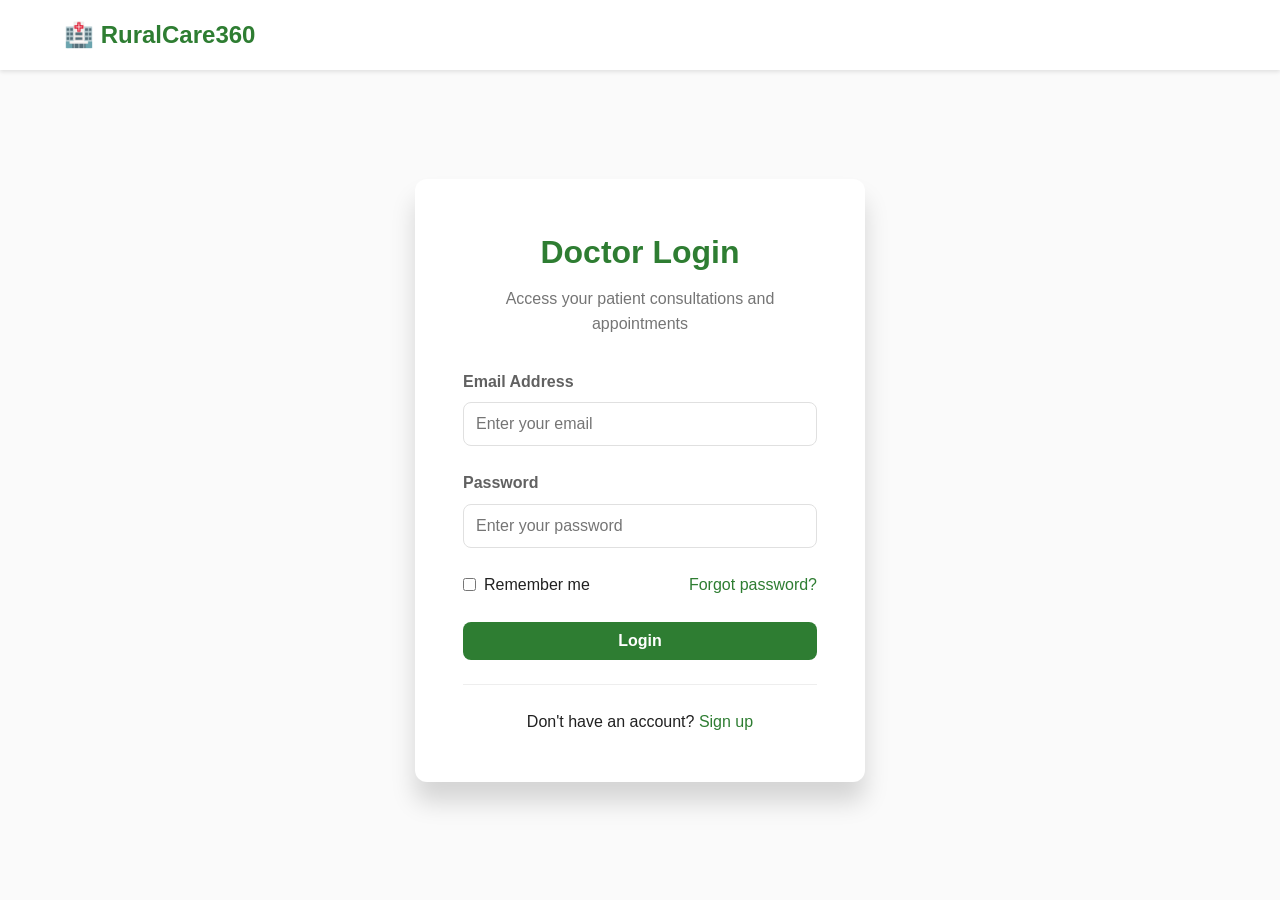
<file: client/Doctor-login.html>
<!DOCTYPE html>
<html lang="en">
<head>
    <meta charset="UTF-8">
    <meta name="viewport" content="width=device-width, initial-scale=1.0">
    <title>Doctor Login - RuralCare360</title>
    <link rel="stylesheet" href="css/styles.css">
</head>
<body>
    <nav class="navbar">
        <div class="container">
            <div class="nav-brand">
                <a href="index.html"><h2>🏥 RuralCare360</h2></a>
            </div>
        </div>
    </nav>

    <div class="auth-container">
        <div class="auth-card">
            <h2>Doctor Login</h2>
            <p class="auth-subtitle">Access your patient consultations and appointments</p>
            
            <form id="doctorLoginForm" class="auth-form">
                <div class="form-group">
                    <label for="email">Email Address</label>
                    <input type="email" id="email" name="email" required 
                           placeholder="Enter your email">
                </div>
                
                <div class="form-group">
                    <label for="password">Password</label>
                    <input type="password" id="password" name="password" required 
                           placeholder="Enter your password">
                </div>
                
                <div class="form-options">
                    <label class="checkbox-label">
                        <input type="checkbox" name="remember">
                        <span>Remember me</span>
                    </label>
                    <a href="#" class="link">Forgot password?</a>
                </div>
                
                <button type="submit" class="btn-primary btn-full">Login</button>
            </form>
            
            <div class="auth-footer">
                <p>Don't have an account? <a href="doctor-signup.html" class="link">Sign up</a></p>
            </div>
        </div>
    </div>

    <script src="js/app.js"></script>
</body>
</html>
</file>
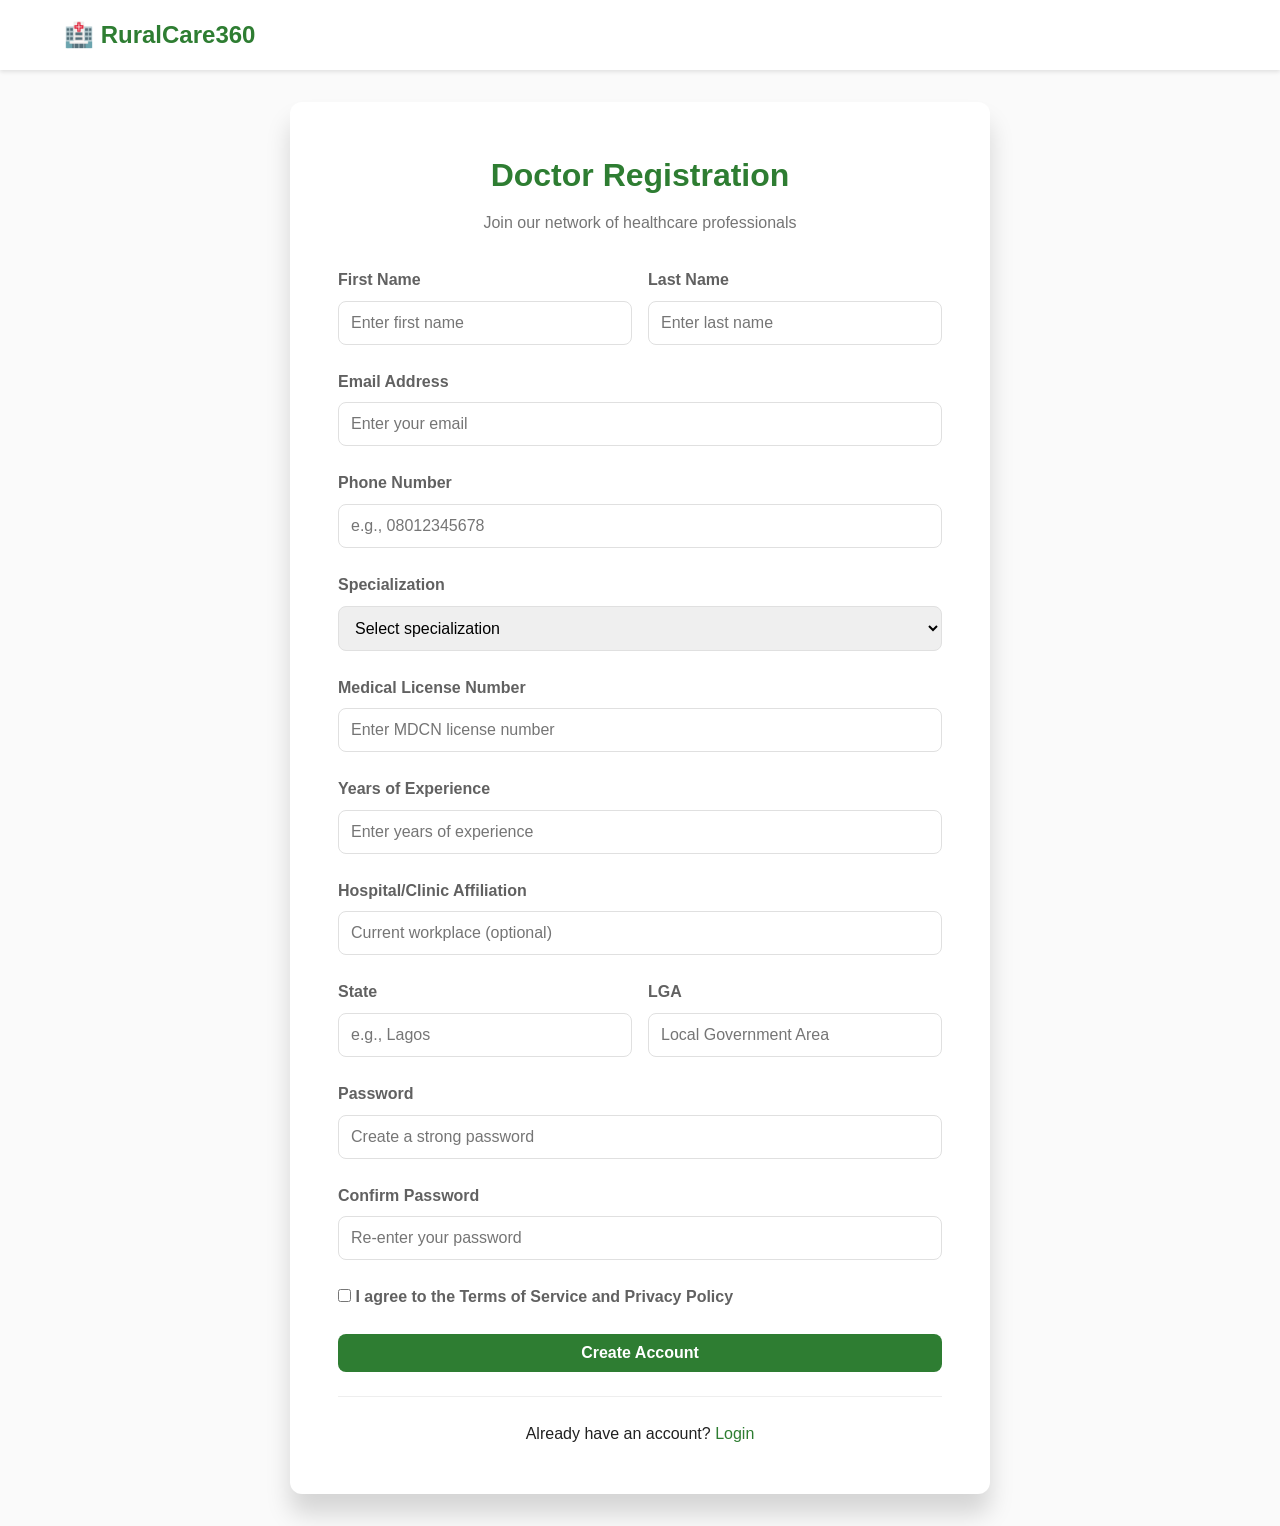
<file: client/Doctor-signup.html>
<!DOCTYPE html>
<html lang="en">
<head>
    <meta charset="UTF-8">
    <meta name="viewport" content="width=device-width, initial-scale=1.0">
    <title>Doctor Registration - RuralCare360</title>
    <link rel="stylesheet" href="css/styles.css">
</head>
<body>

    <nav class="navbar">
        <div class="container">
            <div class="nav-brand">
                <a href="index.html"><h2>🏥 RuralCare360</h2></a>
            </div>
        </div>
    </nav>

    <div class="auth-container">
        <div class="auth-card auth-card-wide">
            <h2>Doctor Registration</h2>
            <p class="auth-subtitle">Join our network of healthcare professionals</p>
            
            <form id="doctorSignupForm" class="auth-form">
                <div class="form-row">
                    <div class="form-group">
                        <label for="firstName">First Name</label>
                        <input type="text" id="firstName" name="firstName" required 
                               placeholder="Enter first name">
                    </div>
                    
                    <div class="form-group">
                        <label for="lastName">Last Name</label>
                        <input type="text" id="lastName" name="lastName" required 
                               placeholder="Enter last name">
                    </div>
                </div>
                
                <div class="form-group">
                    <label for="email">Email Address</label>
                    <input type="email" id="email" name="email" required 
                           placeholder="Enter your email">
                </div>
                
                <div class="form-group">
                    <label for="phone">Phone Number</label>
                    <input type="tel" id="phone" name="phone" required 
                           placeholder="e.g., 08012345678">
                </div>
                
                <div class="form-group">
                    <label for="specialization">Specialization</label>
                    <select id="specialization" name="specialization" required>
                        <option value="">Select specialization</option>
                        <option value="general">General Practitioner</option>
                        <option value="pediatrics">Pediatrics</option>
                        <option value="obstetrics">Obstetrics & Gynecology</option>
                        <option value="internal">Internal Medicine</option>
                        <option value="surgery">Surgery</option>
                        <option value="other">Other</option>
                    </select>
                </div>
                
                <div class="form-group">
                    <label for="licenseNumber">Medical License Number</label>
                    <input type="text" id="licenseNumber" name="licenseNumber" required 
                           placeholder="Enter MDCN license number">
                </div>
                
                <div class="form-group">
                    <label for="yearsOfExperience">Years of Experience</label>
                    <input type="number" id="yearsOfExperience" name="yearsOfExperience" 
                           required min="0" placeholder="Enter years of experience">
                </div>
                
                <div class="form-group">
                    <label for="hospitalAffiliation">Hospital/Clinic Affiliation</label>
                    <input type="text" id="hospitalAffiliation" name="hospitalAffiliation" 
                           placeholder="Current workplace (optional)">
                </div>
                
                <div class="form-row">
                    <div class="form-group">
                        <label for="state">State</label>
                        <input type="text" id="state" name="state" required 
                               placeholder="e.g., Lagos">
                    </div>
                    
                    <div class="form-group">
                        <label for="lga">LGA</label>
                        <input type="text" id="lga" name="lga" required 
                               placeholder="Local Government Area">
                    </div>
                </div>
                
                <div class="form-group">
                    <label for="password">Password</label>
                    <input type="password" id="password" name="password" required 
                           placeholder="Create a strong password">
                </div>
                
                <div class="form-group">
                    <label for="confirmPassword">Confirm Password</label>
                    <input type="password" id="confirmPassword" name="confirmPassword" required 
                           placeholder="Re-enter your password">
                </div>
                
                <div class="form-group">
                    <label class="checkbox-label">
                        <input type="checkbox" name="terms" required>
                        <span>I agree to the Terms of Service and Privacy Policy</span>
                    </label>
                </div>
                
                <button type="submit" class="btn-primary btn-full">Create Account</button>
            </form>
            
            <div class="auth-footer">
                <p>Already have an account? <a href="doctor-login.html" class="link">Login</a></p>
            </div>
        </div>
    </div>

    <script src="js/app.js"></script>
</body>
</html>
</file>
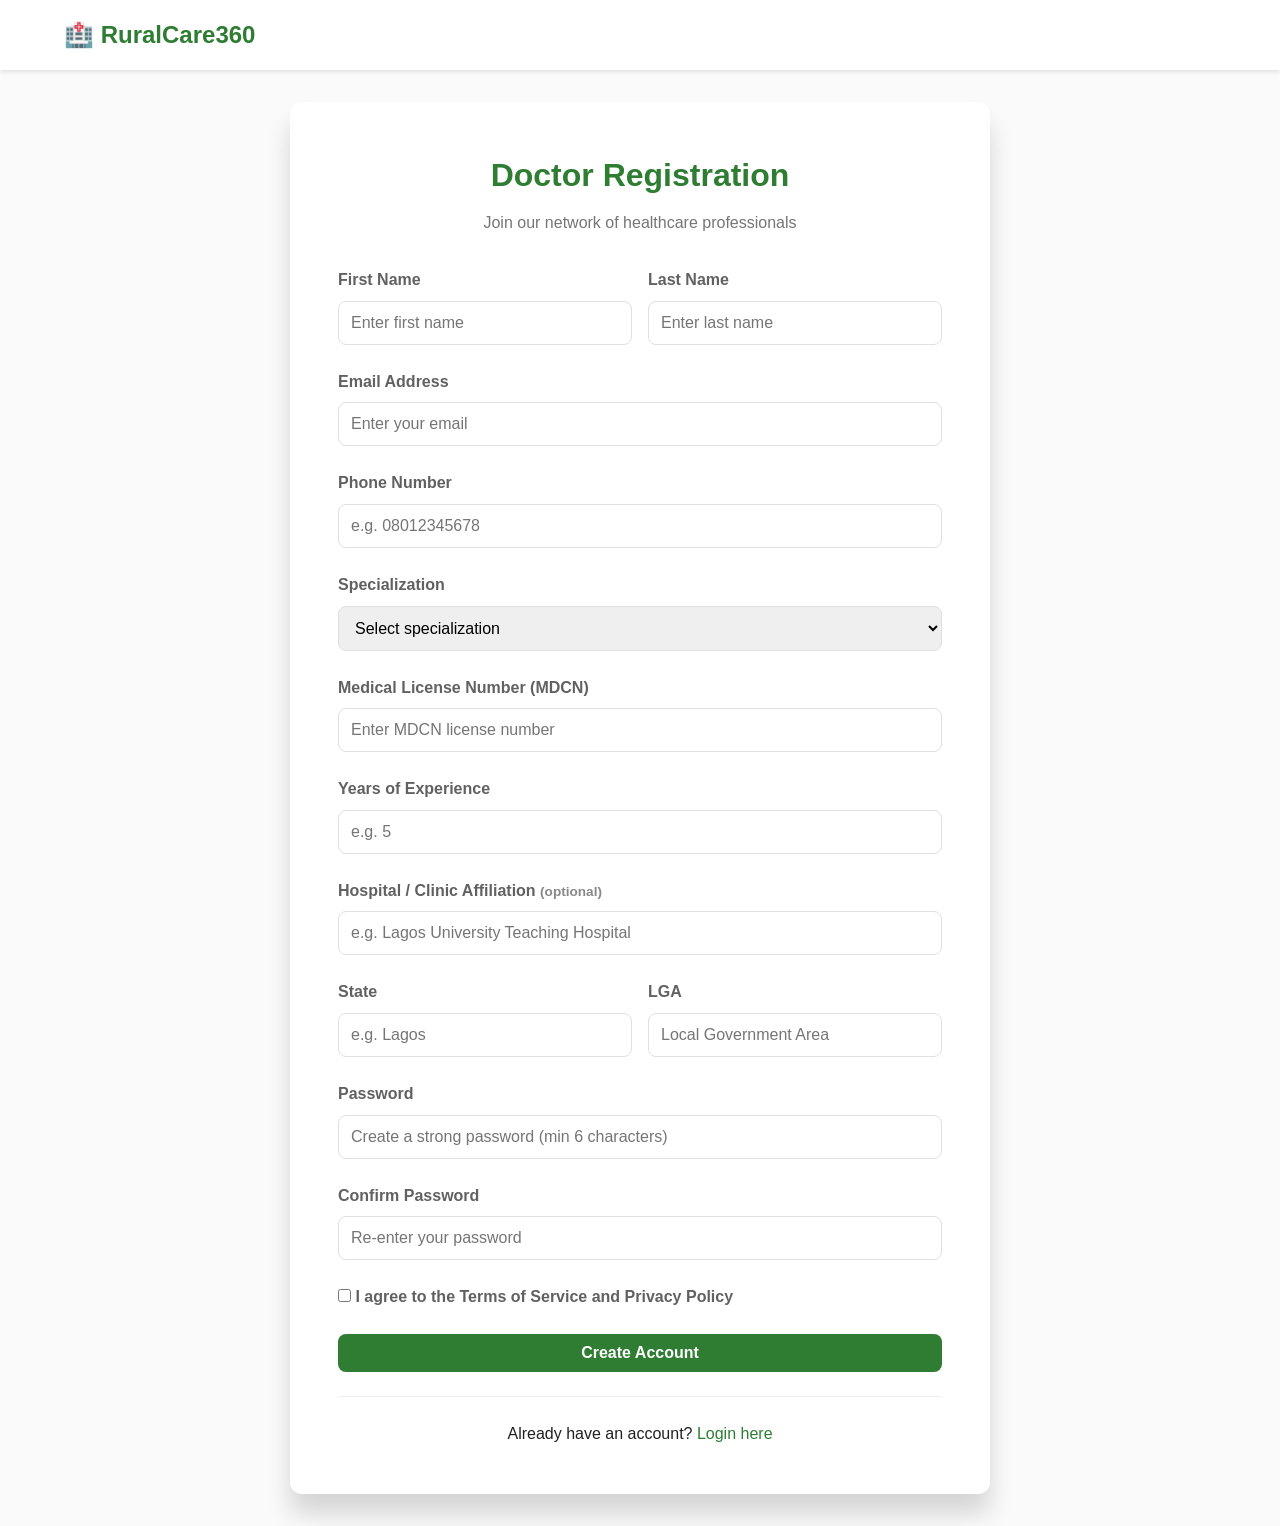
<file: client/doctor-signup.html>
<!DOCTYPE html>
<html lang="en">
<head>
    <meta charset="UTF-8">
    <meta name="viewport" content="width=device-width, initial-scale=1.0">
    <title>Doctor Registration - RuralCare360</title>
    <style>
/* ===================================
   RuralCare360 - Main Stylesheet
   =================================== */

/* === RESET & BASE STYLES === */
* {
    margin: 0;
    padding: 0;
    box-sizing: border-box;
}

:root {
    /* Color Palette */
    --primary-color: #2E7D32;
    --primary-dark: #1B5E20;
    --primary-light: #4CAF50;
    --secondary-color: #1976D2;
    --secondary-dark: #0D47A1;
    --secondary-light: #42A5F5;
    --accent-color: #FF6F00;
    --success-color: #43A047;
    --warning-color: #FB8C00;
    --error-color: #E53935;
    --info-color: #039BE5;
    
    /* Neutral Colors */
    --white: #FFFFFF;
    --gray-50: #FAFAFA;
    --gray-100: #F5F5F5;
    --gray-200: #EEEEEE;
    --gray-300: #E0E0E0;
    --gray-400: #BDBDBD;
    --gray-500: #9E9E9E;
    --gray-600: #757575;
    --gray-700: #616161;
    --gray-800: #424242;
    --gray-900: #212121;
    
    /* Typography */
    --font-family: 'Segoe UI', Tahoma, Geneva, Verdana, sans-serif;
    --font-size-base: 16px;
    
    /* Spacing */
    --spacing-xs: 0.25rem;
    --spacing-sm: 0.5rem;
    --spacing-md: 1rem;
    --spacing-lg: 1.5rem;
    --spacing-xl: 2rem;
    --spacing-2xl: 3rem;
    
    /* Borders */
    --border-radius: 8px;
    --border-radius-sm: 4px;
    --border-radius-lg: 12px;
    
    /* Shadows */
    --shadow-sm: 0 2px 4px rgba(0,0,0,0.1);
    --shadow-md: 0 4px 6px rgba(0,0,0,0.1);
    --shadow-lg: 0 10px 15px rgba(0,0,0,0.1);
    --shadow-xl: 0 20px 25px rgba(0,0,0,0.15);
}

body {
    font-family: var(--font-family);
    font-size: var(--font-size-base);
    line-height: 1.6;
    color: var(--gray-900);
    background-color: var(--gray-50);
}

/* === CONTAINER === */
.container {
    max-width: 1200px;
    margin: 0 auto;
    padding: 0 var(--spacing-lg);
}

/* === NAVBAR === */
.navbar {
    background-color: var(--white);
    box-shadow: var(--shadow-sm);
    position: sticky;
    top: 0;
    z-index: 100;
    padding: var(--spacing-md) 0;
}

.navbar .container {
    display: flex;
    justify-content: space-between;
    align-items: center;
}

.nav-brand h2 {
    color: var(--primary-color);
    font-size: 1.5rem;
}

.nav-brand a {
    text-decoration: none;
    color: inherit;
}

.nav-menu {
    display: flex;
    list-style: none;
    gap: var(--spacing-lg);
    align-items: center;
}

.nav-menu li a {
    text-decoration: none;
    color: var(--white-700);
    font-weight: 500;
    transition: color 0.3s ease;
}

.nav-menu li a:hover {
    color: var(--primary-color);
}

.navbar-dashboard {
    background-color: var(--primary-color);
}

.navbar-dashboard .nav-brand h2 {
    color: var(--white);
}

.nav-user {
    display: flex;
    align-items: center;
    gap: var(--spacing-md);
    color: var(--white);
}

/* === BUTTONS === */
.btn-primary,
.btn-secondary,
.btn-danger {
    padding: 0.625rem 1.5rem;
    border: none;
    border-radius: var(--border-radius);
    font-size: 1rem;
    font-weight: 600;
    cursor: pointer;
    transition: all 0.3s ease;
    text-decoration: none;
    display: inline-block;
}

.btn-primary {
    background-color: var(--primary-color);
    color: var(--white);
}

.btn-primary:hover {
    background-color: var(--primary-dark);
    transform: translateY(-2px);
    box-shadow: var(--shadow-md);
}

.btn-secondary {
    background-color: var(--secondary-color);
    color: var(--white);
}

.btn-secondary:hover {
    background-color: var(--secondary-dark);
    transform: translateY(-2px);
    box-shadow: var(--shadow-md);
}

.btn-danger {
    background-color: var(--error-color);
    color: var(--white);
}

.btn-danger:hover {
    background-color: #C62828;
    transform: translateY(-2px);
}

.btn-large {
    padding: 0.875rem 2rem;
    font-size: 1.125rem;
}

.btn-small {
    padding: 0.5rem 1rem;
    font-size: 0.875rem;
}

.btn-full {
    width: 100%;
}

/* === HERO SECTION === */
.hero {
    background: linear-gradient(135deg, var(--primary-color) 0%, var(--primary-dark) 100%);
    color: var(--white);
    padding: var(--spacing-2xl) 0;
    min-height: 500px;
    display: flex;
    align-items: center;
}

.hero-content {
    text-align: center;
    max-width: 800px;
    margin: 0 auto;
}

.hero h1 {
    font-size: 3rem;
    margin-bottom: var(--spacing-lg);
    line-height: 1.2;
}

.hero p {
    font-size: 1.25rem;
    margin-bottom: var(--spacing-xl);
    opacity: 0.95;
}

.hero-buttons {
    display: flex;
    gap: var(--spacing-md);
    justify-content: center;
    flex-wrap: wrap;
}

/* === FEATURES SECTION === */
.features {
    padding: var(--spacing-2xl) 0;
}

.section-title {
    text-align: center;
    font-size: 2.5rem;
    color: var(--gray-900);
    margin-bottom: var(--spacing-xl);
}

.features-grid {
    display: grid;
    grid-template-columns: repeat(auto-fit, minmax(300px, 1fr));
    gap: var(--spacing-lg);
    margin-top: var(--spacing-xl);
}

.feature-card {
    background-color: var(--white);
    padding: var(--spacing-xl);
    border-radius: var(--border-radius-lg);
    box-shadow: var(--shadow-md);
    text-align: center;
    transition: transform 0.3s ease, box-shadow 0.3s ease;
}

.feature-card:hover {
    transform: translateY(-5px);
    box-shadow: var(--shadow-lg);
}

.feature-icon {
    font-size: 3rem;
    margin-bottom: var(--spacing-md);
}

.feature-card h3 {
    color: var(--primary-color);
    margin-bottom: var(--spacing-sm);
    font-size: 1.25rem;
}

.feature-card p {
    color: var(--gray-600);
    line-height: 1.6;
}

/* === ABOUT SECTION === */
.about {
    background-color: var(--gray-100);
    padding: var(--spacing-2xl) 0;
}

.about-text {
    max-width: 800px;
    margin: 0 auto;
    text-align: center;
    font-size: 1.125rem;
    line-height: 1.8;
    color: var(--gray-700);
}

/* === FOOTER === */
.footer {
    background-color: var(--gray-900);
    color: var(--white);
    padding: var(--spacing-xl) 0;
    text-align: center;
}

.footer p {
    margin: var(--spacing-sm) 0;
    opacity: 0.8;
}

/* === AUTH PAGES === */
.auth-container {
    min-height: calc(100vh - 80px);
    display: flex;
    align-items: center;
    justify-content: center;
    padding: var(--spacing-xl) 0;
}

.auth-card {
    background-color: var(--white);
    padding: var(--spacing-2xl);
    border-radius: var(--border-radius-lg);
    box-shadow: var(--shadow-xl);
    width: 100%;
    max-width: 450px;
}

.auth-card-wide {
    max-width: 700px;
}

.auth-card h2 {
    color: var(--primary-color);
    margin-bottom: var(--spacing-sm);
    font-size: 2rem;
    text-align: center;
}

.auth-subtitle {
    text-align: center;
    color: var(--gray-600);
    margin-bottom: var(--spacing-xl);
}

.auth-form {
    margin-top: var(--spacing-lg);
}

.form-group {
    margin-bottom: var(--spacing-lg);
}

.form-group label {
    display: block;
    margin-bottom: var(--spacing-sm);
    color: var(--gray-700);
    font-weight: 600;
}

.form-group input,
.form-group select {
    width: 100%;
    padding: 0.75rem;
    border: 1px solid var(--gray-300);
    border-radius: var(--border-radius);
    font-size: 1rem;
    transition: border-color 0.3s ease;
}

.form-group input:focus,
.form-group select:focus {
    outline: none;
    border-color: var(--primary-color);
}

.form-row {
    display: grid;
    grid-template-columns: 1fr 1fr;
    gap: var(--spacing-md);
}

.form-options {
    display: flex;
    justify-content: space-between;
    align-items: center;
    margin-bottom: var(--spacing-lg);
}

.checkbox-label {
    display: flex;
    align-items: center;
    gap: var(--spacing-sm);
    cursor: pointer;
}

.checkbox-label input[type="checkbox"] {
    width: auto;
}

.link {
    color: var(--primary-color);
    text-decoration: none;
    font-weight: 500;
}

.link:hover {
    text-decoration: underline;
}

.auth-footer {
    text-align: center;
    margin-top: var(--spacing-lg);
    padding-top: var(--spacing-lg);
    border-top: 1px solid var(--gray-200);
}

/* === DASHBOARD LAYOUT === */
.dashboard-container {
    display: flex;
    min-height: calc(100vh - 80px);
}

.sidebar {
    width: 250px;
    background-color: var(--white);
    box-shadow: var(--shadow-md);
    padding: var(--spacing-lg) 0;
}

.sidebar-menu {
    list-style: none;
}

.sidebar-item {
    display: flex;
    align-items: center;
    gap: var(--spacing-md);
    padding: var(--spacing-md) var(--spacing-lg);
    cursor: pointer;
    transition: background-color 0.3s ease;
    color: var(--gray-700);
    font-weight: 500;
}

.sidebar-item:hover {
    background-color: var(--gray-100);
}

.sidebar-item.active {
    background-color: var(--primary-light);
    color: var(--white);
    border-left: 4px solid var(--primary-dark);
}

.sidebar-item .icon {
    font-size: 1.5rem;
}

.dashboard-main {
    flex: 1;
    padding: var(--spacing-xl);
    background-color: var(--gray-50);
    overflow-y: auto;
}

.dashboard-section {
    display: none;
}

.dashboard-section.active {
    display: block;
}

.section-header {
    display: flex;
    justify-content: space-between;
    align-items: center;
    margin-bottom: var(--spacing-xl);
}

/* === STATS CARDS === */
.stats-grid {
    display: grid;
    grid-template-columns: repeat(auto-fit, minmax(250px, 1fr));
    gap: var(--spacing-lg);
    margin-bottom: var(--spacing-2xl);
}

.stat-card {
    background-color: var(--white);
    padding: var(--spacing-lg);
    border-radius: var(--border-radius-lg);
    box-shadow: var(--shadow-md);
    display: flex;
    align-items: center;
    gap: var(--spacing-md);
}

.stat-icon {
    font-size: 2.5rem;
    padding: var(--spacing-md);
    background-color: var(--gray-100);
    border-radius: var(--border-radius);
}

.stat-info h3 {
    color: var(--gray-600);
    font-size: 0.875rem;
    font-weight: 500;
    margin-bottom: var(--spacing-xs);
}

.stat-number {
    font-size: 2rem;
    font-weight: 700;
    color: var(--primary-color);
}

/* === ACTIVITY LIST === */
.recent-activity {
    background-color: var(--white);
    padding: var(--spacing-xl);
    border-radius: var(--border-radius-lg);
    box-shadow: var(--shadow-md);
}

.recent-activity h2 {
    margin-bottom: var(--spacing-lg);
    color: var(--gray-900);
}

.activity-list {
    display: flex;
    flex-direction: column;
    gap: var(--spacing-md);
}

.activity-item {
    display: flex;
    gap: var(--spacing-md);
    padding: var(--spacing-md);
    border-left: 3px solid var(--primary-color);
    background-color: var(--gray-50);
    border-radius: var(--border-radius);
}

.activity-icon {
    font-size: 2rem;
}

.activity-details h4 {
    margin-bottom: var(--spacing-xs);
    color: var(--gray-900);
}

.activity-details p {
    color: var(--gray-600);
    font-size: 0.9rem;
}

.activity-time {
    display: block;
    font-size: 0.75rem;
    color: var(--gray-500);
    margin-top: var(--spacing-xs);
}

/* === APPOINTMENT CARDS === */
.appointments-list {
    display: flex;
    flex-direction: column;
    gap: var(--spacing-lg);
}

.appointment-card {
    background-color: var(--white);
    padding: var(--spacing-lg);
    border-radius: var(--border-radius-lg);
    box-shadow: var(--shadow-md);
}

.appointment-card.upcoming {
    border-left: 4px solid var(--primary-color);
}

.appointment-header {
    display: flex;
    justify-content: space-between;
    align-items: center;
    margin-bottom: var(--spacing-md);
}

.appointment-header h3 {
    color: var(--gray-900);
}

.status-badge {
    padding: 0.25rem 0.75rem;
    border-radius: var(--border-radius-sm);
    font-size: 0.75rem;
    font-weight: 600;
    text-transform: uppercase;
}

.status-upcoming {
    background-color: var(--info-color);
    color: var(--white);
}

.status-scheduled {
    background-color: var(--secondary-color);
    color: var(--white);
}

.status-completed {
    background-color: var(--success-color);
    color: var(--white);
}

.status-active {
    background-color: var(--success-color);
    color: var(--white);
}

.appointment-details p {
    margin: var(--spacing-sm) 0;
    color: var(--gray-700);
}

.appointment-actions {
    display: flex;
    gap: var(--spacing-sm);
    margin-top: var(--spacing-md);
    flex-wrap: wrap;
}

/* === HEALTH RECORDS === */
.records-grid {
    display: grid;
    grid-template-columns: repeat(auto-fit, minmax(300px, 1fr));
    gap: var(--spacing-lg);
}

.record-card {
    background-color: var(--white);
    padding: var(--spacing-lg);
    border-radius: var(--border-radius-lg);
    box-shadow: var(--shadow-md);
}

.record-card h3 {
    color: var(--primary-color);
    margin-bottom: var(--spacing-md);
    padding-bottom: var(--spacing-sm);
    border-bottom: 2px solid var(--gray-200);
}

.record-content p {
    margin: var(--spacing-sm) 0;
    color: var(--gray-700);
}

.record-date {
    font-size: 0.875rem;
    color: var(--gray-500);
    margin-top: var(--spacing-md);
    padding-top: var(--spacing-sm);
    border-top: 1px solid var(--gray-200);
}

/* === PRESCRIPTIONS === */
.prescriptions-container h2 {
    margin: var(--spacing-xl) 0 var(--spacing-md) 0;
    color: var(--gray-900);
}

.prescription-card {
    background-color: var(--white);
    padding: var(--spacing-lg);
    border-radius: var(--border-radius-lg);
    box-shadow: var(--shadow-md);
    margin-bottom: var(--spacing-lg);
}

.prescription-card.active {
    border-left: 4px solid var(--success-color);
}

.prescription-header {
    display: flex;
    justify-content: space-between;
    align-items: center;
    margin-bottom: var(--spacing-md);
}

.prescription-details p {
    margin: var(--spacing-sm) 0;
    color: var(--gray-700);
}

.prescription-progress {
    margin-top: var(--spacing-md);
    padding-top: var(--spacing-md);
    border-top: 1px solid var(--gray-200);
}

.progress-bar {
    height: 8px;
    background-color: var(--gray-200);
    border-radius: var(--border-radius-sm);
    overflow: hidden;
    margin-top: var(--spacing-sm);
}

.progress-fill {
    height: 100%;
    background-color: var(--success-color);
    transition: width 0.3s ease;
}

/* === CONSULTATIONS === */
.consultations-list {
    display: flex;
    flex-direction: column;
    gap: var(--spacing-lg);
}

.consultation-card {
    background-color: var(--white);
    padding: var(--spacing-lg);
    border-radius: var(--border-radius-lg);
    box-shadow: var(--shadow-md);
}

.consultation-header {
    display: flex;
    justify-content: space-between;
    align-items: center;
    margin-bottom: var(--spacing-md);
}

.consultation-details p {
    margin: var(--spacing-sm) 0;
    color: var(--gray-700);
}

.consultation-actions {
    display: flex;
    gap: var(--spacing-sm);
    margin-top: var(--spacing-md);
    flex-wrap: wrap;
}

/* === PROFILE === */
.profile-container {
    display: grid;
    grid-template-columns: repeat(auto-fit, minmax(400px, 1fr));
    gap: var(--spacing-lg);
}

.profile-card {
    background-color: var(--white);
    padding: var(--spacing-xl);
    border-radius: var(--border-radius-lg);
    box-shadow: var(--shadow-md);
}

.profile-card h2 {
    color: var(--gray-900);
    margin-bottom: var(--spacing-lg);
    padding-bottom: var(--spacing-md);
    border-bottom: 2px solid var(--gray-200);
}

.profile-form {
    display: flex;
    flex-direction: column;
    gap: var(--spacing-md);
}

/* === RESPONSIVE DESIGN === */
@media (max-width: 768px) {
    .nav-menu {
        flex-direction: column;
        gap: var(--spacing-sm);
    }
    
    .hero h1 {
        font-size: 2rem;
    }
    
    .hero p {
        font-size: 1rem;
    }
    
    .hero-buttons {
        flex-direction: column;
    }
    
    .features-grid {
        grid-template-columns: 1fr;
    }
    
    .form-row {
        grid-template-columns: 1fr;
    }
    
    .dashboard-container {
        flex-direction: column;
    }
    
    .sidebar {
        width: 100%;
    }
    
    .sidebar-menu {
        display: flex;
        overflow-x: auto;
    }
    
    .sidebar-item {
        flex-direction: column;
        text-align: center;
        min-width: 100px;
    }
    
    .stats-grid {
        grid-template-columns: 1fr;
    }
    
    .appointment-actions,
    .consultation-actions {
        flex-direction: column;
    }
    
    .profile-container {
        grid-template-columns: 1fr;
    }
}

@media (max-width: 480px) {
    .container {
        padding: 0 var(--spacing-md);
    }
    
    .auth-card {
        padding: var(--spacing-lg);
    }
    
    .dashboard-main {
        padding: var(--spacing-md);
    }
}

/* === ADMIN DASHBOARD STYLES === */
.admin-grid {
    display: grid;
    grid-template-columns: 2fr 1fr;
    gap: var(--spacing-lg);
    margin-top: var(--spacing-xl);
}

.quick-stats {
    background-color: var(--white);
    padding: var(--spacing-xl);
    border-radius: var(--border-radius-lg);
    box-shadow: var(--shadow-md);
}

.quick-stats h2 {
    margin-bottom: var(--spacing-lg);
    color: var(--gray-900);
}

.stats-list {
    display: flex;
    flex-direction: column;
    gap: var(--spacing-md);
}

.stat-item {
    display: flex;
    justify-content: space-between;
    align-items: center;
    padding: var(--spacing-md);
    background-color: var(--gray-50);
    border-radius: var(--border-radius);
}

.stat-label {
    color: var(--gray-600);
    font-size: 0.9rem;
}

.stat-value {
    font-weight: 700;
    font-size: 1.25rem;
    color: var(--primary-color);
}

/* === DATA TABLES === */
.table-controls {
    display: flex;
    gap: var(--spacing-md);
    margin-bottom: var(--spacing-lg);
}

.search-input {
    flex: 1;
    padding: 0.75rem;
    border: 1px solid var(--gray-300);
    border-radius: var(--border-radius);
    font-size: 1rem;
}

.filter-select {
    padding: 0.75rem;
    border: 1px solid var(--gray-300);
    border-radius: var(--border-radius);
    font-size: 1rem;
    min-width: 200px;
}

.data-table {
    background-color: var(--white);
    border-radius: var(--border-radius-lg);
    box-shadow: var(--shadow-md);
    overflow-x: auto;
}

.data-table table {
    width: 100%;
    border-collapse: collapse;
}

.data-table thead {
    background-color: var(--gray-100);
}

.data-table th {
    padding: var(--spacing-md);
    text-align: left;
    font-weight: 600;
    color: var(--gray-700);
    border-bottom: 2px solid var(--gray-300);
}

.data-table td {
    padding: var(--spacing-md);
    border-bottom: 1px solid var(--gray-200);
    color: var(--gray-700);
}

.data-table tbody tr:hover {
    background-color: var(--gray-50);
}

/* === BADGES === */
.badge {
    padding: 0.25rem 0.75rem;
    border-radius: var(--border-radius-sm);
    font-size: 0.75rem;
    font-weight: 600;
    text-transform: uppercase;
    display: inline-block;
}

.badge-doctor {
    background-color: #E3F2FD;
    color: #1976D2;
}

.badge-patient {
    background-color: #F3E5F5;
    color: #7B1FA2;
}

.badge-active {
    background-color: #E8F5E9;
    color: #2E7D32;
}

.badge-inactive {
    background-color: #FFEBEE;
    color: #C62828;
}

.badge-pending {
    background-color: #FFF3E0;
    color: #F57C00;
}

.badge-completed {
    background-color: #E8F5E9;
    color: #2E7D32;
}

.badge-live {
    background-color: #FFEBEE;
    color: #C62828;
    animation: pulse 2s infinite;
}

@keyframes pulse {
    0%, 100% { opacity: 1; }
    50% { opacity: 0.7; }
}

/* === REPORTS === */
.reports-grid {
    display: grid;
    grid-template-columns: repeat(auto-fit, minmax(250px, 1fr));
    gap: var(--spacing-lg);
}

.report-card {
    background-color: var(--white);
    padding: var(--spacing-xl);
    border-radius: var(--border-radius-lg);
    box-shadow: var(--shadow-md);
    text-align: center;
}

.report-card h3 {
    color: var(--gray-900);
    margin-bottom: var(--spacing-sm);
}

.report-card p {
    color: var(--gray-600);
    margin-bottom: var(--spacing-lg);
}

/* === SETTINGS === */
.settings-container {
    display: grid;
    grid-template-columns: repeat(auto-fit, minmax(400px, 1fr));
    gap: var(--spacing-lg);
}

.settings-card {
    background-color: var(--white);
    padding: var(--spacing-xl);
    border-radius: var(--border-radius-lg);
    box-shadow: var(--shadow-md);
}

.settings-card h2 {
    color: var(--gray-900);
    margin-bottom: var(--spacing-lg);
    padding-bottom: var(--spacing-md);
    border-bottom: 2px solid var(--gray-200);
}

.settings-form {
    display: flex;
    flex-direction: column;
    gap: var(--spacing-md);
}

/* === RESPONSIVE ADMIN STYLES === */
@media (max-width: 1024px) {
    .admin-grid {
        grid-template-columns: 1fr;
    }
}

@media (max-width: 768px) {
    .table-controls {
        flex-direction: column;
    }
    
    .filter-select {
        width: 100%;
    }
    
    .data-table {
        font-size: 0.875rem;
    }
    
    .reports-grid {
        grid-template-columns: 1fr;
    }
    
    .settings-container {
        grid-template-columns: 1fr;
    }
}

/* === UTILITY CLASSES === */
.text-center { text-align: center; }
.text-left { text-align: left; }
.text-right { text-align: right; }
.mt-1 { margin-top: var(--spacing-md); }
.mt-2 { margin-top: var(--spacing-lg); }
.mb-1 { margin-bottom: var(--spacing-md); }
.mb-2 { margin-bottom: var(--spacing-lg); }
.hidden { display: none; }
.visible { display: block; }

/* === ADMIN DASHBOARD STYLES === */
.table-container {
    background-color: var(--white);
    padding: var(--spacing-lg);
    border-radius: var(--border-radius-lg);
    box-shadow: var(--shadow-md);
    overflow-x: auto;
}

.data-table {
    width: 100%;
    border-collapse: collapse;
    font-size: 0.9rem;
}

.data-table thead {
    background-color: var(--gray-100);
}

.data-table th {
    padding: var(--spacing-md);
    text-align: left;
    font-weight: 600;
    color: var(--gray-700);
    border-bottom: 2px solid var(--gray-300);
}

.data-table td {
    padding: var(--spacing-md);
    border-bottom: 1px solid var(--gray-200);
    color: var(--gray-700);
}

.data-table tr:hover {
    background-color: var(--gray-50);
}

.badge {
    display: inline-block;
    padding: 0.25rem 0.75rem;
    border-radius: var(--border-radius-sm);
    font-size: 0.75rem;
    font-weight: 600;
    text-transform: uppercase;
}

.badge-active {
    background-color: var(--success-color);
    color: var(--white);
}

.badge-inactive {
    background-color: var(--gray-400);
    color: var(--white);
}

.badge-warning {
    background-color: var(--warning-color);
    color: var(--white);
}

.badge-doctor {
    background-color: var(--secondary-color);
    color: var(--white);
}

.badge-patient {
    background-color: var(--primary-color);
    color: var(--white);
}

.badge-admin {
    background-color: var(--error-color);
    color: var(--white);
}

.search-input {
    padding: 0.75rem;
    border: 1px solid var(--gray-300);
    border-radius: var(--border-radius);
    font-size: 1rem;
    width: 300px;
}

.search-input:focus {
    outline: none;
    border-color: var(--primary-color);
}

/* Admin cards with action buttons */
.record-card .appointment-actions {
    margin-top: var(--spacing-md);
    padding-top: var(--spacing-md);
    border-top: 1px solid var(--gray-200);
}

@media (max-width: 768px) {
    .table-container {
        overflow-x: scroll;
    }
    
    .data-table {
        font-size: 0.8rem;
    }
    
    .data-table th,
    .data-table td {
        padding: var(--spacing-sm);
    }
    
    .search-input {
        width: 100%;
    }
}

    </style>
</head>
<body>

    <nav class="navbar">
        <div class="container">
            <div class="nav-brand">
                <a href="index.html"><h2>🏥 RuralCare360</h2></a>
            </div>
        </div>
    </nav>

    <div class="auth-container">
        <div class="auth-card auth-card-wide">
            <h2>Doctor Registration</h2>
            <p class="auth-subtitle">Join our network of healthcare professionals</p>

            <div id="formError" style="display:none;background:#ffebee;color:#c62828;padding:1rem;border-radius:6px;margin-bottom:1rem;"></div>
            <div id="formSuccess" style="display:none;background:#e8f5e9;color:#2e7d32;padding:1rem;border-radius:6px;margin-bottom:1rem;"></div>

            <form id="doctorSignupForm" class="auth-form">

                <div class="form-row">
                    <div class="form-group">
                        <label for="firstName">First Name</label>
                        <input type="text" id="firstName" required placeholder="Enter first name"/>
                    </div>
                    <div class="form-group">
                        <label for="lastName">Last Name</label>
                        <input type="text" id="lastName" required placeholder="Enter last name"/>
                    </div>
                </div>

                <div class="form-group">
                    <label for="email">Email Address</label>
                    <input type="email" id="email" required placeholder="Enter your email"/>
                </div>

                <div class="form-group">
                    <label for="phone">Phone Number</label>
                    <input type="tel" id="phone" required placeholder="e.g. 08012345678"/>
                </div>

                <div class="form-group">
                    <label for="specialization">Specialization</label>
                    <select id="specialization" required>
                        <option value="">Select specialization</option>
                        <option value="general">General Practitioner</option>
                        <option value="pediatrics">Pediatrics</option>
                        <option value="obstetrics">Obstetrics & Gynecology</option>
                        <option value="internal">Internal Medicine</option>
                        <option value="surgery">Surgery</option>
                        <option value="other">Other</option>
                    </select>
                </div>

                <div class="form-group">
                    <label for="licenseNumber">Medical License Number (MDCN)</label>
                    <input type="text" id="licenseNumber" required placeholder="Enter MDCN license number"/>
                </div>

                <div class="form-group">
                    <label for="yearsOfExperience">Years of Experience</label>
                    <input type="number" id="yearsOfExperience" required min="0" placeholder="e.g. 5"/>
                </div>

                <div class="form-group">
                    <label for="hospitalAffiliation">Hospital / Clinic Affiliation <span style="color:#888;font-size:0.85rem;">(optional)</span></label>
                    <input type="text" id="hospitalAffiliation" placeholder="e.g. Lagos University Teaching Hospital"/>
                </div>

                <div class="form-row">
                    <div class="form-group">
                        <label for="state">State</label>
                        <input type="text" id="state" required placeholder="e.g. Lagos"/>
                    </div>
                    <div class="form-group">
                        <label for="lga">LGA</label>
                        <input type="text" id="lga" required placeholder="Local Government Area"/>
                    </div>
                </div>

                <div class="form-group">
                    <label for="password">Password</label>
                    <input type="password" id="password" required placeholder="Create a strong password (min 6 characters)"/>
                </div>

                <div class="form-group">
                    <label for="confirmPassword">Confirm Password</label>
                    <input type="password" id="confirmPassword" required placeholder="Re-enter your password"/>
                </div>

                <div class="form-group">
                    <label class="checkbox-label">
                        <input type="checkbox" id="terms" required/>
                        <span>I agree to the Terms of Service and Privacy Policy</span>
                    </label>
                </div>

                <button type="submit" class="btn-primary btn-full" id="submitBtn">Create Account</button>
            </form>

            <div class="auth-footer">
                <p>Already have an account? <a href="doctor-login.html" class="link">Login here</a></p>
            </div>
        </div>
    </div>

    <script src="js/app.js"></script>
    <script>
    document.getElementById('doctorSignupForm').addEventListener('submit', async function (e) {
        e.preventDefault();

        const errorDiv   = document.getElementById('formError');
        const successDiv = document.getElementById('formSuccess');
        const submitBtn  = document.getElementById('submitBtn');
        errorDiv.style.display   = 'none';
        successDiv.style.display = 'none';

        const firstName = document.getElementById('firstName').value.trim();
        const lastName  = document.getElementById('lastName').value.trim();
        const password  = document.getElementById('password').value;
        const confirm   = document.getElementById('confirmPassword').value;

        // ── Validation ──────────────────────────────────
        if (!firstName || !lastName) {
            errorDiv.textContent  = 'Please enter your full name.';
            errorDiv.style.display = 'block';
            return;
        }

        if (password.length < 6) {
            errorDiv.textContent  = 'Password must be at least 6 characters.';
            errorDiv.style.display = 'block';
            return;
        }

        if (password !== confirm) {
            errorDiv.textContent  = 'Passwords do not match.';
            errorDiv.style.display = 'block';
            return;
        }

        submitBtn.textContent = 'Creating account...';
        submitBtn.disabled    = true;

        try {
            const response = await apiRequest('/auth/register', 'POST', {
                fullName:           firstName + ' ' + lastName,
                email:              document.getElementById('email').value.trim(),
                phone:              document.getElementById('phone').value.trim(),
                password,
                role:               'healthworker',
                specialization:     document.getElementById('specialization').value,
                licenseNumber:      document.getElementById('licenseNumber').value.trim(),
                yearsOfExperience:  parseInt(document.getElementById('yearsOfExperience').value) || 0,
                hospitalAffiliation: document.getElementById('hospitalAffiliation').value.trim(),
                address: {
                    state: document.getElementById('state').value.trim(),
                    lga:   document.getElementById('lga').value.trim()
                }
            });

            setAuthToken(response.token);
            setUserData(response.user);
            setUserType('healthworker');

            successDiv.textContent  = '✅ Registration successful! Redirecting to your dashboard...';
            successDiv.style.display = 'block';

            setTimeout(() => { window.location.href = 'doctor-dashboard.html'; }, 1500);

        } catch (err) {
            errorDiv.textContent  = err.message || 'Registration failed. Please try again.';
            errorDiv.style.display = 'block';
            submitBtn.textContent = 'Create Account';
            submitBtn.disabled    = false;
        }
    });
    </script>
</body>
</html>
</file>
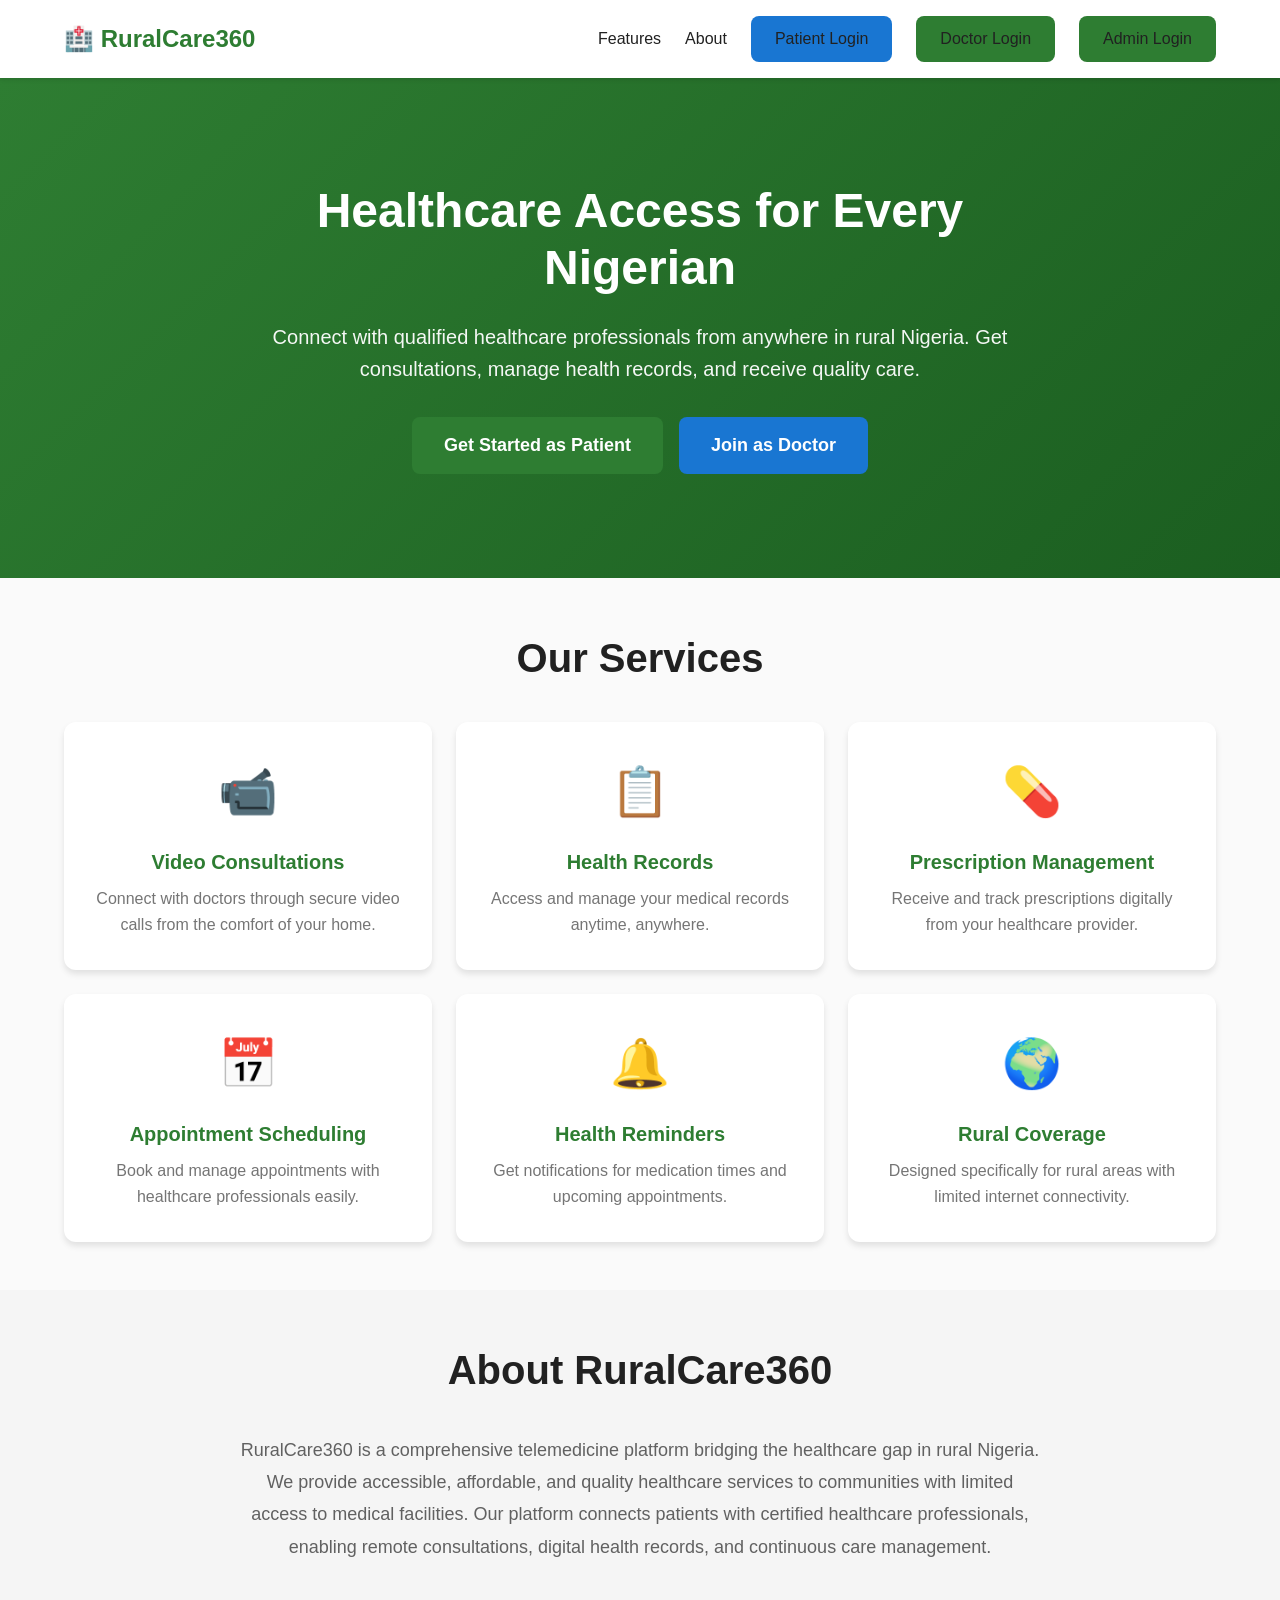
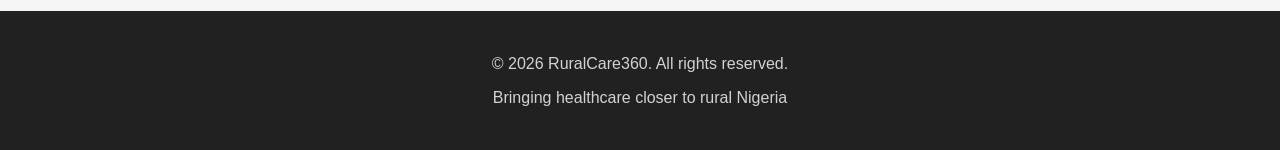
<file: client/patient-dashboard.html>
<!DOCTYPE html>
<html lang="en">
<head>
    <meta charset="UTF-8">
    <meta name="viewport" content="width=device-width, initial-scale=1.0">
    <title>Patient Dashboard - RuralCare360</title>
    <style>
* { margin: 0; padding: 0; box-sizing: border-box; }

:root {
    --primary-color: #2E7D32;
    --primary-dark: #1B5E20;
    --primary-light: #4CAF50;
    --secondary-color: #1976D2;
    --secondary-dark: #0D47A1;
    --success-color: #43A047;
    --warning-color: #FB8C00;
    --error-color: #E53935;
    --info-color: #039BE5;
    --white: #FFFFFF;
    --gray-50: #FAFAFA;
    --gray-100: #F5F5F5;
    --gray-200: #EEEEEE;
    --gray-300: #E0E0E0;
    --gray-400: #BDBDBD;
    --gray-500: #9E9E9E;
    --gray-600: #757575;
    --gray-700: #616161;
    --gray-900: #212121;
    --font-family: 'Segoe UI', Tahoma, Geneva, Verdana, sans-serif;
    --border-radius: 8px;
    --border-radius-sm: 4px;
    --border-radius-lg: 12px;
    --shadow-sm: 0 2px 4px rgba(0,0,0,0.1);
    --shadow-md: 0 4px 6px rgba(0,0,0,0.1);
    --shadow-lg: 0 10px 15px rgba(0,0,0,0.1);
    --shadow-xl: 0 20px 25px rgba(0,0,0,0.15);
    --spacing-xs: 0.25rem;
    --spacing-sm: 0.5rem;
    --spacing-md: 1rem;
    --spacing-lg: 1.5rem;
    --spacing-xl: 2rem;
    --spacing-2xl: 3rem;
}

body { font-family: var(--font-family); font-size: 16px; line-height: 1.6; color: var(--gray-900); background-color: var(--gray-50); }
.container { max-width: 1200px; margin: 0 auto; padding: 0 var(--spacing-lg); }
.navbar { background-color: var(--primary-color); box-shadow: var(--shadow-sm); position: sticky; top: 0; z-index: 100; padding: var(--spacing-md) 0; }
.navbar .container { display: flex; justify-content: space-between; align-items: center; }
.nav-brand h2 { color: var(--white); font-size: 1.5rem; }
.nav-user { display: flex; align-items: center; gap: var(--spacing-md); color: var(--white); }
.btn-primary, .btn-secondary, .btn-danger { padding: 0.625rem 1.5rem; border: none; border-radius: var(--border-radius); font-size: 1rem; font-weight: 600; cursor: pointer; transition: all 0.3s ease; text-decoration: none; display: inline-block; }
.btn-primary { background-color: var(--primary-color); color: var(--white); }
.btn-primary:hover { background-color: var(--primary-dark); transform: translateY(-2px); box-shadow: var(--shadow-md); }
.btn-secondary { background-color: var(--secondary-color); color: var(--white); }
.btn-secondary:hover { background-color: var(--secondary-dark); transform: translateY(-2px); }
.btn-danger { background-color: var(--error-color); color: var(--white); }
.btn-danger:hover { background-color: #C62828; transform: translateY(-2px); }
.btn-small { padding: 0.5rem 1rem; font-size: 0.875rem; }
.btn-full { width: 100%; }
.dashboard-container { display: flex; min-height: calc(100vh - 80px); }
.sidebar { width: 250px; background-color: var(--white); box-shadow: var(--shadow-md); padding: var(--spacing-lg) 0; }
.sidebar-menu { list-style: none; }
.sidebar-item { display: flex; align-items: center; gap: var(--spacing-md); padding: var(--spacing-md) var(--spacing-lg); cursor: pointer; transition: background-color 0.3s ease; color: var(--gray-700); font-weight: 500; }
.sidebar-item:hover { background-color: var(--gray-100); }
.sidebar-item.active { background-color: var(--primary-light); color: var(--white); border-left: 4px solid var(--primary-dark); }
.sidebar-item .icon { font-size: 1.5rem; }
.dashboard-main { flex: 1; padding: var(--spacing-xl); background-color: var(--gray-50); overflow-y: auto; }
.dashboard-section { display: none; }
.dashboard-section.active { display: block; }
.section-header { display: flex; justify-content: space-between; align-items: center; margin-bottom: var(--spacing-xl); }
.stats-grid { display: grid; grid-template-columns: repeat(auto-fit, minmax(220px, 1fr)); gap: var(--spacing-lg); margin-bottom: var(--spacing-2xl); }
.stat-card { background-color: var(--white); padding: var(--spacing-lg); border-radius: var(--border-radius-lg); box-shadow: var(--shadow-md); display: flex; align-items: center; gap: var(--spacing-md); }
.stat-icon { font-size: 2.5rem; padding: var(--spacing-md); background-color: var(--gray-100); border-radius: var(--border-radius); }
.stat-info h3 { color: var(--gray-600); font-size: 0.875rem; font-weight: 500; margin-bottom: var(--spacing-xs); }
.stat-number { font-size: 2rem; font-weight: 700; color: var(--primary-color); }
.recent-activity { background-color: var(--white); padding: var(--spacing-xl); border-radius: var(--border-radius-lg); box-shadow: var(--shadow-md); }
.recent-activity h2 { margin-bottom: var(--spacing-lg); color: var(--gray-900); }
.activity-list { display: flex; flex-direction: column; gap: var(--spacing-md); }
.activity-item { display: flex; gap: var(--spacing-md); padding: var(--spacing-md); border-left: 3px solid var(--primary-color); background-color: var(--gray-50); border-radius: var(--border-radius); }
.activity-icon { font-size: 2rem; }
.activity-details p { color: var(--gray-600); font-size: 0.9rem; }
.activity-time { display: block; font-size: 0.75rem; color: var(--gray-500); margin-top: var(--spacing-xs); }
.status-badge { padding: 0.25rem 0.75rem; border-radius: var(--border-radius-sm); font-size: 0.75rem; font-weight: 600; text-transform: uppercase; }
.status-pending { background-color: #FFF3E0; color: #F57C00; }
.status-confirmed { background-color: #E3F2FD; color: #1976D2; }
.status-completed { background-color: #E8F5E9; color: #2E7D32; }
.status-cancelled { background-color: #FFEBEE; color: #C62828; }
.status-active { background-color: var(--success-color); color: var(--white); }
.table-container { background-color: var(--white); padding: var(--spacing-lg); border-radius: var(--border-radius-lg); box-shadow: var(--shadow-md); overflow-x: auto; }
.data-table { width: 100%; border-collapse: collapse; font-size: 0.9rem; }
.data-table thead { background-color: var(--gray-100); }
.data-table th { padding: var(--spacing-md); text-align: left; font-weight: 600; color: var(--gray-700); border-bottom: 2px solid var(--gray-300); }
.data-table td { padding: var(--spacing-md); border-bottom: 1px solid var(--gray-200); color: var(--gray-700); }
.data-table tr:hover { background-color: var(--gray-50); }
.record-card { background-color: var(--white); padding: var(--spacing-lg); border-radius: var(--border-radius-lg); box-shadow: var(--shadow-md); }
.record-card h3 { color: var(--primary-color); margin-bottom: var(--spacing-md); padding-bottom: var(--spacing-sm); border-bottom: 2px solid var(--gray-200); }
.record-content p { margin: var(--spacing-sm) 0; color: var(--gray-700); }
.profile-container { display: grid; grid-template-columns: repeat(auto-fit, minmax(400px, 1fr)); gap: var(--spacing-lg); }
.profile-card { background-color: var(--white); padding: var(--spacing-xl); border-radius: var(--border-radius-lg); box-shadow: var(--shadow-md); }
.profile-card h2 { color: var(--gray-900); margin-bottom: var(--spacing-lg); padding-bottom: var(--spacing-md); border-bottom: 2px solid var(--gray-200); }
.profile-form { display: flex; flex-direction: column; gap: var(--spacing-md); }
.form-group { margin-bottom: var(--spacing-lg); }
.form-group label { display: block; margin-bottom: var(--spacing-sm); color: var(--gray-700); font-weight: 600; }
.form-group input, .form-group select { width: 100%; padding: 0.75rem; border: 1px solid var(--gray-300); border-radius: var(--border-radius); font-size: 1rem; transition: border-color 0.3s ease; }
.form-group input:focus, .form-group select:focus { outline: none; border-color: var(--primary-color); }
.form-row { display: grid; grid-template-columns: 1fr 1fr; gap: var(--spacing-md); }
.consultations-list { display: flex; flex-direction: column; gap: var(--spacing-lg); }
.consultation-card { background-color: var(--white); padding: var(--spacing-lg); border-radius: var(--border-radius-lg); box-shadow: var(--shadow-md); }
.consultation-header { display: flex; justify-content: space-between; align-items: center; margin-bottom: var(--spacing-md); }
.consultation-details p { margin: var(--spacing-sm) 0; color: var(--gray-700); }
.consultation-actions { display: flex; gap: var(--spacing-sm); margin-top: var(--spacing-md); flex-wrap: wrap; }
@media (max-width: 768px) {
    .dashboard-container { flex-direction: column; }
    .sidebar { width: 100%; }
    .sidebar-menu { display: flex; overflow-x: auto; }
    .sidebar-item { flex-direction: column; text-align: center; min-width: 100px; }
    .stats-grid { grid-template-columns: 1fr; }
    .profile-container { grid-template-columns: 1fr; }
    .form-row { grid-template-columns: 1fr; }
}
@media (max-width: 480px) {
    .container { padding: 0 var(--spacing-md); }
    .dashboard-main { padding: var(--spacing-md); }
}
    </style>
</head>
<body>

    <nav class="navbar">
        <div class="container">
            <div class="nav-brand"><h2>🏥 RuralCare360</h2></div>
            <div class="nav-user">
                <span id="userGreeting">Welcome, User</span>
                <button id="logoutBtn" class="btn-secondary btn-small">Logout</button>
            </div>
        </div>
    </nav>

    <div class="dashboard-container">
        <aside class="sidebar">
            <ul class="sidebar-menu">
                <li class="sidebar-item active" data-section="overview"><span class="icon">📊</span><span>Overview</span></li>
                <li class="sidebar-item" data-section="appointments"><span class="icon">📅</span><span>My Appointments</span></li>
                <li class="sidebar-item" data-section="records"><span class="icon">📋</span><span>My Records</span></li>
                <li class="sidebar-item" data-section="prescriptions"><span class="icon">💊</span><span>Prescriptions</span></li>
                <li class="sidebar-item" data-section="consultations"><span class="icon">📹</span><span>Consultations</span></li>
                <li class="sidebar-item" data-section="profile"><span class="icon">👤</span><span>My Profile</span></li>
            </ul>
        </aside>

        <main class="dashboard-main">

            <!-- OVERVIEW -->
            <section id="overview" class="dashboard-section active">
                <h1>Dashboard Overview</h1>
                <div class="stats-grid">
                    <div class="stat-card">
                        <div class="stat-icon">📅</div>
                        <div class="stat-info"><h3>Appointments</h3><p class="stat-number" id="statAppointments">—</p></div>
                    </div>
                    <div class="stat-card">
                        <div class="stat-icon">📋</div>
                        <div class="stat-info"><h3>Health Records</h3><p class="stat-number" id="statRecords">—</p></div>
                    </div>
                    <div class="stat-card">
                        <div class="stat-icon">💊</div>
                        <div class="stat-info"><h3>Prescriptions</h3><p class="stat-number" id="statPrescriptions">—</p></div>
                    </div>
                    <div class="stat-card">
                        <div class="stat-icon">📹</div>
                        <div class="stat-info"><h3>Consultations</h3><p class="stat-number" id="statConsultations">—</p></div>
                    </div>
                </div>
                <div class="recent-activity">
                    <h2>Recent Activity</h2>
                    <div class="activity-list" id="activityList">
                        <p style="color:#888;padding:1rem;">Loading activity...</p>
                    </div>
                </div>
            </section>

            <!-- APPOINTMENTS -->
            <section id="appointments" class="dashboard-section">
                <div class="section-header">
                    <h1>Appointments</h1>
                    <button class="btn-primary" id="newAppointmentBtn">+ Schedule New</button>
                </div>
                <div id="bookingForm" style="display:none;background:white;padding:1.5rem;border-radius:12px;box-shadow:0 4px 6px rgba(0,0,0,0.1);margin-bottom:2rem;">
                    <h3 style="margin-bottom:1rem;color:#2E7D32;">Book New Appointment</h3>
                    <div id="bookingError" style="display:none;background:#ffebee;color:#c62828;padding:1rem;border-radius:6px;margin-bottom:1rem;"></div>
                    <div id="bookingSuccess" style="display:none;background:#e8f5e9;color:#2e7d32;padding:1rem;border-radius:6px;margin-bottom:1rem;"></div>
                    <form id="appointmentForm">
                        <div class="form-group">
                            <label>Select Health Worker</label>
                            <select id="healthWorkerSelect" required><option value="">Loading health workers...</option></select>
                        </div>
                        <div class="form-row">
                            <div class="form-group"><label>Date</label><input type="date" id="appointmentDate" required/></div>
                            <div class="form-group"><label>Time</label><input type="time" id="appointmentTime" required/></div>
                        </div>
                        <div class="form-group">
                            <label>Appointment Type</label>
                            <select id="appointmentType" required>
                                <option value="telemedicine">Telemedicine (Video/Chat)</option>
                                <option value="in-person">In-Person</option>
                            </select>
                        </div>
                        <div class="form-group">
                            <label>Reason for Appointment</label>
                            <input type="text" id="appointmentReason" placeholder="e.g. Persistent headache and fever" required/>
                        </div>
                        <div style="display:flex;gap:1rem;margin-top:1rem;">
                            <button type="submit" class="btn-primary">Book Appointment</button>
                            <button type="button" id="cancelBookingBtn" class="btn-secondary">Cancel</button>
                        </div>
                    </form>
                </div>
                <div class="table-container">
                    <table class="data-table">
                        <thead>
                            <tr><th>Date</th><th>Time</th><th>Type</th><th>Reason</th><th>Status</th><th>Action</th></tr>
                        </thead>
                        <tbody id="appointmentsBody">
                            <tr><td colspan="6" style="text-align:center;padding:2rem;color:#888;">Loading appointments...</td></tr>
                        </tbody>
                    </table>
                </div>
            </section>

            <!-- HEALTH RECORDS -->
            <section id="records" class="dashboard-section">
                <div class="section-header"><h1>Health Records</h1></div>
                <h3 style="margin-bottom:1rem;">Medical History</h3>
                <div class="table-container" style="margin-bottom:2rem;">
                    <table class="data-table">
                        <thead>
                            <tr><th>Date</th><th>Diagnosis</th><th>Treatment</th><th>Attending Health Worker</th></tr>
                        </thead>
                        <tbody id="recordsBody">
                            <tr><td colspan="4" style="text-align:center;padding:2rem;color:#888;">Loading records...</td></tr>
                        </tbody>
                    </table>
                </div>
                <h3 style="margin-bottom:1rem;">Allergies & Conditions</h3>
                <div class="record-card">
                    <div class="record-content">
                        <p><strong>Allergies:</strong> <span id="patientAllergies">Loading...</span></p>
                        <p><strong>Chronic Conditions:</strong> <span id="patientConditions">Loading...</span></p>
                        <p><strong>Blood Group:</strong> <span id="patientBloodGroup">Loading...</span></p>
                        <p><strong>Genotype:</strong> <span id="patientGenotype">Loading...</span></p>
                    </div>
                </div>
            </section>

            <!-- PRESCRIPTIONS -->
            <section id="prescriptions" class="dashboard-section">
                <h1>Prescriptions</h1>
                <div class="table-container" style="margin-top:1.5rem;">
                    <table class="data-table">
                        <thead>
                            <tr><th>Medication</th><th>Dosage</th><th>Frequency</th><th>Start Date</th><th>End Date</th></tr>
                        </thead>
                        <tbody id="prescriptionsBody">
                            <tr><td colspan="5" style="text-align:center;padding:2rem;color:#888;">Loading prescriptions...</td></tr>
                        </tbody>
                    </table>
                </div>
            </section>

            <!-- CONSULTATIONS -->
            <section id="consultations" class="dashboard-section">
                <div class="section-header"><h1>Consultations</h1></div>
                <div class="consultations-list" id="consultationsList">
                    <p style="color:#888;padding:1rem;">Loading consultations...</p>
                </div>

                <!-- Chat Panel -->
                <div id="chatPanel" style="display:none;background:white;border-radius:12px;box-shadow:0 4px 6px rgba(0,0,0,0.1);margin-top:2rem;overflow:hidden;">
                    <div style="background:#2E7D32;color:white;padding:1rem;display:flex;justify-content:space-between;align-items:center;">
                        <h3 id="chatTitle">Consultation Chat</h3>
                        <button id="closeChatBtn" style="background:none;border:none;color:white;font-size:1.5rem;cursor:pointer;">✕</button>
                    </div>
                    <div id="chatMessages" style="height:350px;overflow-y:auto;padding:1rem;display:flex;flex-direction:column;gap:0.75rem;background:#f9f9f9;"></div>
                    <div style="padding:1rem;border-top:1px solid #eee;display:flex;gap:0.75rem;">
                        <input type="text" id="chatInput" placeholder="Type a message..." style="flex:1;padding:0.75rem;border:1px solid #ddd;border-radius:8px;font-size:1rem;"/>
                        <button id="sendMessageBtn" class="btn-primary btn-small">Send</button>
                    </div>
                    <div id="typingIndicator" style="padding:0.5rem 1rem;font-size:0.85rem;color:#888;display:none;">Doctor is typing...</div>
                </div>
            </section>

            <!-- PROFILE -->
            <section id="profile" class="dashboard-section">
                <h1>Profile Settings</h1>
                <div class="profile-container">
                    <div class="profile-card">
                        <h2>Personal Information</h2>
                        <form id="profileForm" class="profile-form">
                            <div class="form-row">
                                <div class="form-group"><label>First Name</label><input type="text" id="profileFirstName"/></div>
                                <div class="form-group"><label>Last Name</label><input type="text" id="profileLastName"/></div>
                            </div>
                            <div class="form-group"><label>Email</label><input type="email" id="profileEmail"/></div>
                            <div class="form-group"><label>Phone</label><input type="tel" id="profilePhone"/></div>
                            <div class="form-group"><label>Address</label><input type="text" id="profileAddress"/></div>
                            <button type="submit" class="btn-primary">Update Profile</button>
                        </form>
                    </div>
                    <div class="profile-card">
                        <h2>Change Password</h2>
                        <form id="passwordForm" class="profile-form">
                            <div class="form-group"><label>Current Password</label><input type="password" id="currentPassword"/></div>
                            <div class="form-group"><label>New Password</label><input type="password" id="newPassword"/></div>
                            <div class="form-group"><label>Confirm New Password</label><input type="password" id="confirmNewPassword"/></div>
                            <button type="submit" class="btn-primary">Change Password</button>
                        </form>
                    </div>
                </div>
            </section>

        </main>
    </div>

    <!-- Profile Setup Modal -->
    <div id="profileSetupModal" style="display:none;position:fixed;top:0;left:0;width:100%;height:100%;background:rgba(0,0,0,0.5);z-index:9999;overflow-y:auto;">
        <div style="background:white;max-width:600px;margin:2rem auto;padding:2rem;border-radius:12px;box-shadow:0 20px 40px rgba(0,0,0,0.2);">
            <div style="display:flex;justify-content:space-between;align-items:center;margin-bottom:1.5rem;">
                <h2 style="color:#2E7D32;">Complete Your Health Profile</h2>
                <button id="closeSetupBtn" style="background:none;border:none;font-size:1.5rem;cursor:pointer;">✕</button>
            </div>
            <div id="setupError" style="display:none;background:#ffebee;color:#c62828;padding:1rem;border-radius:6px;margin-bottom:1rem;"></div>
            <div id="setupSuccess" style="display:none;background:#e8f5e9;color:#2e7d32;padding:1rem;border-radius:6px;margin-bottom:1rem;"></div>
            <form id="profileSetupForm">
                <div class="form-row">
                    <div class="form-group"><label>Date of Birth</label><input type="date" id="setupDOB" required/></div>
                    <div class="form-group">
                        <label>Gender</label>
                        <select id="setupGender" required>
                            <option value="">Select gender</option>
                            <option value="male">Male</option>
                            <option value="female">Female</option>
                            <option value="other">Other</option>
                        </select>
                    </div>
                </div>
                <div class="form-row">
                    <div class="form-group">
                        <label>Blood Group</label>
                        <select id="setupBloodGroup">
                            <option value="">Select blood group</option>
                            <option>A+</option><option>A-</option><option>B+</option><option>B-</option>
                            <option>AB+</option><option>AB-</option><option>O+</option><option>O-</option>
                        </select>
                    </div>
                    <div class="form-group">
                        <label>Genotype</label>
                        <select id="setupGenotype">
                            <option value="">Select genotype</option>
                            <option>AA</option><option>AS</option><option>SS</option><option>AC</option>
                        </select>
                    </div>
                </div>
                <div class="form-group"><label>Street Address</label><input type="text" id="setupStreet" placeholder="e.g. 12 Bello Street"/></div>
                <div class="form-row">
                    <div class="form-group"><label>LGA</label><input type="text" id="setupLGA" placeholder="Local Government Area"/></div>
                    <div class="form-group"><label>State</label><input type="text" id="setupState" placeholder="e.g. Lagos"/></div>
                </div>
                <div class="form-group"><label>Next of Kin Name</label><input type="text" id="setupKinName" placeholder="Full name"/></div>
                <div class="form-row">
                    <div class="form-group"><label>Next of Kin Relationship</label><input type="text" id="setupKinRelationship" placeholder="e.g. Spouse, Parent"/></div>
                    <div class="form-group"><label>Next of Kin Phone</label><input type="tel" id="setupKinPhone" placeholder="08012345678"/></div>
                </div>
                <div class="form-group">
                    <label>Known Allergies <span style="color:#888;font-size:0.85rem;">(comma separated)</span></label>
                    <input type="text" id="setupAllergies" placeholder="e.g. Penicillin, Aspirin"/>
                </div>
                <div class="form-group">
                    <label>Chronic Conditions <span style="color:#888;font-size:0.85rem;">(comma separated)</span></label>
                    <input type="text" id="setupConditions" placeholder="e.g. Hypertension, Diabetes"/>
                </div>
                <button type="submit" class="btn-primary btn-full" style="margin-top:1rem;">Save Health Profile</button>
            </form>
        </div>
    </div>

    <!-- ① Socket.io CDN -->
    <script src="https://cdn.socket.io/4.8.3/socket.io.min.js"></script>
    <!-- ② app.js -->
    <script src="js/app.js"></script>
    <!-- ③ Dashboard logic -->
    <script>
    // ── Socket.io setup ─────────────────────────────────
    const SOCKET_URL = 'https://ruralcare360-pcu.onrender.com';
    let socket = null;
    let activeConsultationId = null;
    let currentUserId = null;

    document.addEventListener('DOMContentLoaded', async function () {

        // ── Sidebar navigation ──────────────────────────
        document.querySelectorAll('.sidebar-item').forEach(function (item) {
            item.addEventListener('click', function () {
                document.querySelectorAll('.sidebar-item').forEach(i => i.classList.remove('active'));
                document.querySelectorAll('.dashboard-section').forEach(s => s.classList.remove('active'));
                item.classList.add('active');
                const section = document.getElementById(item.getAttribute('data-section'));
                if (section) section.classList.add('active');
                document.querySelector('.dashboard-main').scrollTop = 0;
            });
        });

        // ── Logout ──────────────────────────────────────
        document.getElementById('logoutBtn').addEventListener('click', function () {
            if (confirm('Are you sure you want to logout?')) {
                if (socket) socket.disconnect();
                removeAuthToken();
                localStorage.removeItem('userType');
                localStorage.removeItem('userData');
                window.location.href = 'index.html';
            }
        });

        // ── Auth check ──────────────────────────────────
        if (!requireAuth(['patient'])) return;

        const user = getUserData();
        currentUserId = user.id;

        // ── Greet user ──────────────────────────────────
        const greeting = document.getElementById('userGreeting');
        if (greeting) greeting.textContent = 'Welcome, ' + user.fullName;

        // ── Populate profile form ───────────────────────
        const nameParts = (user.fullName || '').split(' ');
        const el = id => document.getElementById(id);
        if (el('profileFirstName')) el('profileFirstName').value = nameParts[0] || '';
        if (el('profileLastName'))  el('profileLastName').value  = nameParts.slice(1).join(' ') || '';
        if (el('profileEmail'))     el('profileEmail').value     = user.email || '';

        // ── Load appointments ───────────────────────────
        try {
            const apptData     = await apiRequest('/appointments/me');
            const appointments = apptData.appointments || [];

            if (el('statAppointments')) el('statAppointments').textContent = appointments.length;

            const activityList = el('activityList');
            if (activityList) {
                activityList.innerHTML = appointments.length === 0
                    ? '<p style="padding:1rem;color:#888;">No recent activity yet.</p>'
                    : appointments.slice(0, 5).map(a => `
                        <div class="activity-item">
                            <div class="activity-icon">📅</div>
                            <div class="activity-details">
                                <p>${a.reason}</p>
                                <span class="activity-time">${new Date(a.date).toLocaleDateString()} at ${a.time} — <strong>${a.status}</strong></span>
                            </div>
                        </div>`).join('');
            }

            const appointmentsBody = el('appointmentsBody');
            if (appointmentsBody) {
                appointmentsBody.innerHTML = appointments.length === 0
                    ? '<tr><td colspan="6" style="text-align:center;padding:2rem;color:#888;">No appointments found</td></tr>'
                    : appointments.map(a => `
                        <tr>
                            <td>${new Date(a.date).toLocaleDateString()}</td>
                            <td>${a.time}</td>
                            <td>${a.type}</td>
                            <td>${a.reason}</td>
                            <td><span class="status-badge status-${a.status}">${a.status}</span></td>
                            <td>${a.status === 'pending'
                                ? `<button onclick="cancelAppointment('${a._id}')" style="background:#e74c3c;color:white;border:none;padding:4px 10px;border-radius:4px;cursor:pointer;">Cancel</button>`
                                : '—'}</td>
                        </tr>`).join('');
            }
        } catch (err) {
            console.error('Appointments error:', err);
        }

        // ── Load patient record ─────────────────────────
        try {
            const recordData = await apiRequest('/patients/me');
            const patient    = recordData.patient;

            if (patient) {
                if (el('statRecords'))       el('statRecords').textContent       = patient.medicalHistory?.length || 0;
                if (el('statPrescriptions')) el('statPrescriptions').textContent = patient.prescriptions?.length || 0;
                if (el('profilePhone'))      el('profilePhone').value            = patient.user?.phone || '';
                if (el('profileAddress'))    el('profileAddress').value          = patient.address?.street || '';

                if (el('patientAllergies'))  el('patientAllergies').textContent  = patient.allergies?.length > 0 ? patient.allergies.join(', ') : 'None recorded';
                if (el('patientConditions')) el('patientConditions').textContent = patient.chronicConditions?.length > 0 ? patient.chronicConditions.join(', ') : 'None recorded';
                if (el('patientBloodGroup')) el('patientBloodGroup').textContent = patient.bloodGroup || 'Not recorded';
                if (el('patientGenotype'))   el('patientGenotype').textContent   = patient.genotype   || 'Not recorded';

                const recordsBody = el('recordsBody');
                if (recordsBody) {
                    recordsBody.innerHTML = !patient.medicalHistory?.length
                        ? '<tr><td colspan="4" style="text-align:center;padding:2rem;color:#888;">No medical history found</td></tr>'
                        : patient.medicalHistory.map(h => `
                            <tr>
                                <td>${new Date(h.date).toLocaleDateString()}</td>
                                <td>${h.diagnosis}</td>
                                <td>${h.treatment}</td>
                                <td>${h.attendingWorker?.fullName || 'N/A'}</td>
                            </tr>`).join('');
                }

                const prescriptionsBody = el('prescriptionsBody');
                if (prescriptionsBody) {
                    prescriptionsBody.innerHTML = !patient.prescriptions?.length
                        ? '<tr><td colspan="5" style="text-align:center;padding:2rem;color:#888;">No prescriptions found</td></tr>'
                        : patient.prescriptions.map(pr => `
                            <tr>
                                <td>${pr.medication}</td>
                                <td>${pr.dosage}</td>
                                <td>${pr.frequency}</td>
                                <td>${pr.startDate ? new Date(pr.startDate).toLocaleDateString() : 'N/A'}</td>
                                <td>${pr.endDate   ? new Date(pr.endDate).toLocaleDateString()   : 'N/A'}</td>
                            </tr>`).join('');
                }
            } else {
                showProfileSetupBanner();
            }
        } catch (err) {
            showProfileSetupBanner();
            console.log('No patient profile yet:', err.message);
        }

        // ── Load consultations ──────────────────────────
        try {
            const consultData   = await apiRequest('/consultations/me');
            const consultations = consultData.consultations || [];

            if (el('statConsultations')) el('statConsultations').textContent = consultations.length;

            const list = el('consultationsList');
            if (list) {
                list.innerHTML = consultations.length === 0
                    ? '<p style="color:#888;padding:1rem;">No consultations yet.</p>'
                    : consultations.map(c => `
                        <div class="consultation-card">
                            <div class="consultation-header">
                                <h3>Consultation with Dr. ${c.healthWorker?.fullName || 'N/A'}</h3>
                                <span class="status-badge status-${c.status}">${c.status}</span>
                            </div>
                            <div class="consultation-details">
                                <p><strong>Started:</strong> ${c.startedAt ? new Date(c.startedAt).toLocaleDateString() : 'N/A'}</p>
                                <p><strong>Ended:</strong> ${c.endedAt ? new Date(c.endedAt).toLocaleDateString() : 'Ongoing'}</p>
                                ${c.summary ? `<p><strong>Summary:</strong> ${c.summary}</p>` : ''}
                            </div>
                            <div class="consultation-actions">
                                ${c.status === 'active' ? `
                                    <button onclick="openChat('${c._id}', '${c.healthWorker?.fullName || 'Doctor'}')"
                                        class="btn-primary btn-small">Open Chat</button>
                                ` : ''}
                            </div>
                        </div>`).join('');
            }
        } catch (err) {
            console.error('Consultations error:', err);
        }

        // ── Booking form toggle ─────────────────────────
        function toggleBookingForm() {
            const form = el('bookingForm');
            form.style.display = form.style.display === 'none' ? 'block' : 'none';
            if (form.style.display === 'block') loadHealthWorkers();
        }
        el('newAppointmentBtn').onclick = toggleBookingForm;
        el('cancelBookingBtn').onclick  = toggleBookingForm;

        // ── Load health workers ─────────────────────────
        async function loadHealthWorkers() {
            try {
                const select  = el('healthWorkerSelect');
                const data    = await apiRequest('/auth/healthworkers');
                const workers = data.workers || [];
                select.innerHTML = workers.length === 0
                    ? '<option value="">No health workers available</option>'
                    : '<option value="">Select a health worker</option>' +
                      workers.map(w => `<option value="${w._id}">${w.fullName}</option>`).join('');
            } catch (err) {
                el('healthWorkerSelect').innerHTML = '<option value="">Failed to load — try again</option>';
            }
        }

        // ── Book appointment ────────────────────────────
        el('appointmentForm').addEventListener('submit', async function (e) {
            e.preventDefault();
            el('bookingError').style.display   = 'none';
            el('bookingSuccess').style.display = 'none';
            const timeValue = el('appointmentTime').value;
            const [hours, minutes] = timeValue.split(':');
            const hour = parseInt(hours);
            const formattedTime = `${hour % 12 || 12}:${minutes} ${hour >= 12 ? 'PM' : 'AM'}`;
            try {
                await apiRequest('/appointments', 'POST', {
                    healthWorker: el('healthWorkerSelect').value,
                    date:         el('appointmentDate').value,
                    time:         formattedTime,
                    type:         el('appointmentType').value,
                    reason:       el('appointmentReason').value
                });
                el('bookingSuccess').textContent  = '✅ Appointment booked successfully!';
                el('bookingSuccess').style.display = 'block';
                setTimeout(() => { toggleBookingForm(); window.location.reload(); }, 1500);
            } catch (err) {
                el('bookingError').textContent  = err.message || 'Failed to book appointment.';
                el('bookingError').style.display = 'block';
            }
        });

        // ── Profile setup modal ─────────────────────────
        el('closeSetupBtn').onclick = () => { el('profileSetupModal').style.display = 'none'; };

        el('profileSetupForm').addEventListener('submit', async function (e) {
            e.preventDefault();
            el('setupError').style.display   = 'none';
            el('setupSuccess').style.display = 'none';
            const allergiesRaw  = el('setupAllergies').value;
            const conditionsRaw = el('setupConditions').value;
            try {
                const result = await apiRequest('/patients', 'POST', {
                    dateOfBirth: el('setupDOB').value,
                    gender:      el('setupGender').value,
                    bloodGroup:  el('setupBloodGroup').value,
                    genotype:    el('setupGenotype').value,
                    address: {
                        street: el('setupStreet').value,
                        lga:    el('setupLGA').value,
                        state:  el('setupState').value
                    },
                    nextOfKin: {
                        name:         el('setupKinName').value,
                        relationship: el('setupKinRelationship').value,
                        phone:        el('setupKinPhone').value
                    },
                    allergies:         allergiesRaw  ? allergiesRaw.split(',').map(a => a.trim()).filter(Boolean)  : [],
                    chronicConditions: conditionsRaw ? conditionsRaw.split(',').map(c => c.trim()).filter(Boolean) : []
                });
                el('setupSuccess').textContent  = '✅ Profile created! Your NHIS ID: ' + (result.nhis?.nhisId || 'Generated');
                el('setupSuccess').style.display = 'block';
                setTimeout(() => { el('profileSetupModal').style.display = 'none'; window.location.reload(); }, 2500);
            } catch (err) {
                el('setupError').textContent  = err.message || 'Failed to create profile. Please try again.';
                el('setupError').style.display = 'block';
            }
        });

        // ── Chat panel controls ─────────────────────────
        el('closeChatBtn').addEventListener('click', function () {
            el('chatPanel').style.display = 'none';
            if (socket && activeConsultationId) socket.emit('leaveConsultation', activeConsultationId);
            activeConsultationId = null;
        });

        el('sendMessageBtn').addEventListener('click', sendMessage);
        el('chatInput').addEventListener('keydown', function (e) {
            if (e.key === 'Enter') sendMessage();
            else if (socket && activeConsultationId) {
                socket.emit('typing', { consultationId: activeConsultationId, userId: currentUserId });
            }
        });

    }); // end DOMContentLoaded

    // ── Open chat (called from consultation card button) ─
    function openChat(consultationId, doctorName) {
        activeConsultationId = consultationId;
        const el = id => document.getElementById(id);
        el('chatTitle').textContent   = 'Chat with Dr. ' + doctorName;
        el('chatPanel').style.display = 'block';
        el('chatMessages').innerHTML  = '';
        el('chatPanel').scrollIntoView({ behavior: 'smooth' });

        // Connect Socket.io if not already connected
        if (!socket) {
            socket = io(SOCKET_URL, { transports: ['websocket', 'polling'] });

            socket.on('connect', function () {
                console.log('Patient socket connected');
            });

            socket.on('receiveMessage', function (data) {
                appendMessage(data.message, data.senderId === currentUserId ? 'me' : 'them');
            });

            socket.on('userTyping', function () {
                const indicator = document.getElementById('typingIndicator');
                indicator.style.display = 'block';
                setTimeout(() => { indicator.style.display = 'none'; }, 2000);
            });
        }

        socket.emit('joinConsultation', consultationId);
    }

    // ── Send message ────────────────────────────────────
    function sendMessage() {
        const input   = document.getElementById('chatInput');
        const message = input.value.trim();
        if (!message || !activeConsultationId || !socket) return;
        socket.emit('sendMessage', {
            consultationId: activeConsultationId,
            senderId:       currentUserId,
            message
        });
        input.value = '';
    }

    // ── Append message bubble ───────────────────────────
    function appendMessage(message, sender) {
        const chatMessages = document.getElementById('chatMessages');
        const div          = document.createElement('div');
        div.style.cssText  = `
            max-width: 70%;
            padding: 0.6rem 1rem;
            border-radius: 12px;
            font-size: 0.95rem;
            align-self: ${sender === 'me' ? 'flex-end' : 'flex-start'};
            background: ${sender === 'me' ? '#2E7D32' : '#e0e0e0'};
            color: ${sender === 'me' ? 'white' : '#212121'};
        `;
        div.textContent = message;
        chatMessages.appendChild(div);
        chatMessages.scrollTop = chatMessages.scrollHeight;
    }

    // ── Cancel appointment ──────────────────────────────
    async function cancelAppointment(id) {
        if (!confirm('Are you sure you want to cancel this appointment?')) return;
        try {
            await apiRequest('/appointments/' + id + '/cancel', 'PUT', { cancelReason: 'Cancelled by patient' });
            showMessage('Appointment cancelled!', 'success');
            setTimeout(() => window.location.reload(), 1500);
        } catch (err) {
            showMessage('Failed to cancel appointment', 'error');
        }
    }

    // ── Profile setup banner ────────────────────────────
    function showProfileSetupBanner() {
        const el = id => document.getElementById(id);
        ['statRecords', 'statPrescriptions'].forEach(id => { if (el(id)) el(id).textContent = '0'; });
        if (el('activityList')) {
            el('activityList').innerHTML = `
                <div style="background:#fff8e1;border-left:4px solid #f39c12;padding:1.5rem;border-radius:8px;">
                    <h4 style="color:#e67e22;margin-bottom:0.5rem;">⚠️ Complete Your Health Profile</h4>
                    <p style="color:#666;margin-bottom:1rem;">You haven't set up your health profile yet. Please complete it so health workers can access your medical information.</p>
                    <button onclick="document.getElementById('profileSetupModal').style.display='block'"
                        style="background:#2E7D32;color:white;border:none;padding:0.6rem 1.2rem;border-radius:6px;cursor:pointer;font-weight:600;">
                        Complete Profile Now
                    </button>
                </div>`;
        }
        if (el('recordsBody')) {
            el('recordsBody').innerHTML = `
                <tr>
                    <td colspan="4" style="text-align:center;padding:2rem;color:#888;">
                        No health profile found.
                        <a href="#" onclick="document.getElementById('profileSetupModal').style.display='block';return false;"
                            style="color:#2E7D32;font-weight:600;"> Set up your profile</a>
                    </td>
                </tr>`;
        }
    }
    </script>
</body>
</html>
</file>
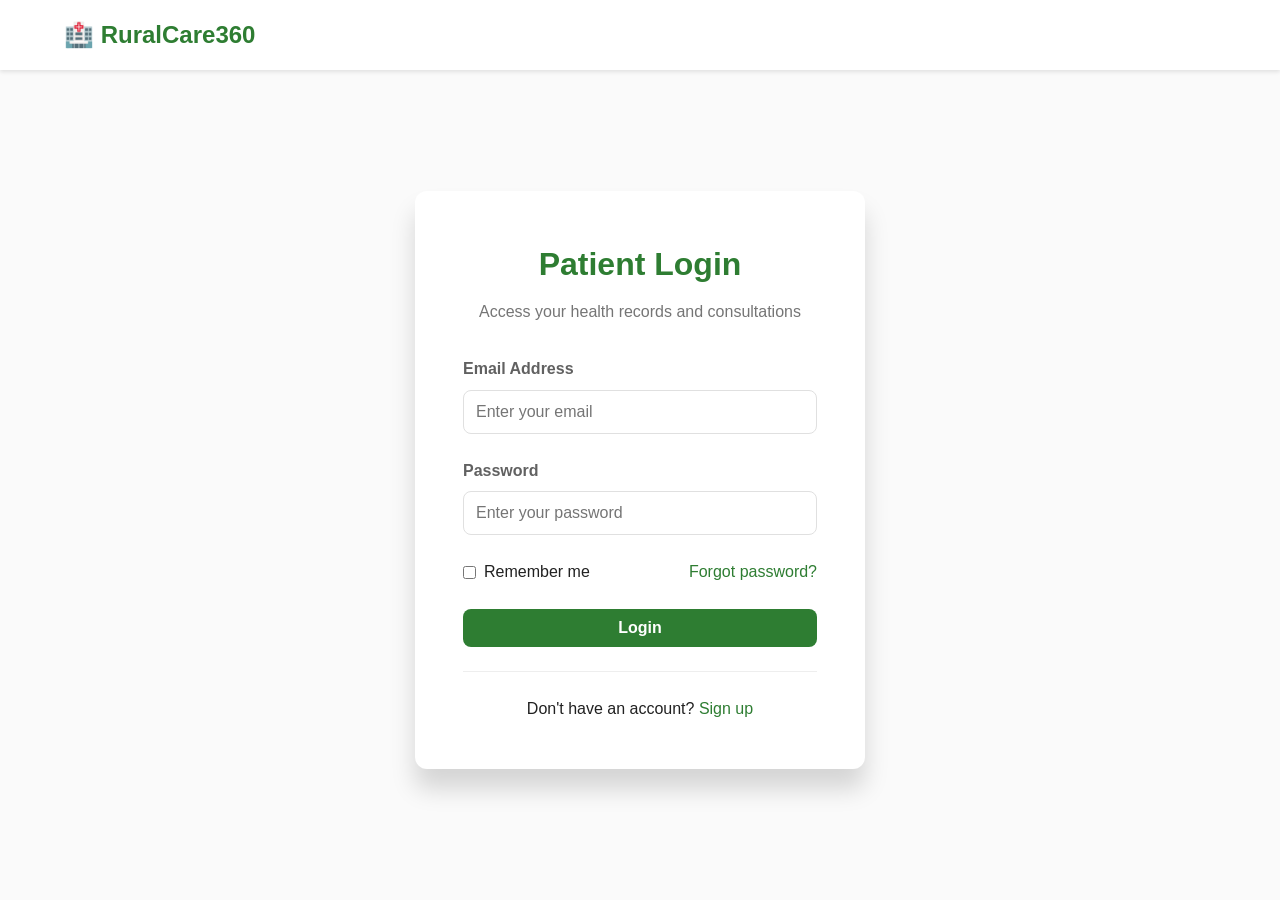
<file: client/Patient-login.html>
<!DOCTYPE html>
<html lang="en">
<head>
    <meta charset="UTF-8">
    <meta name="viewport" content="width=device-width, initial-scale=1.0">
    <title>Patient Login - RuralCare360</title>
    <link rel="stylesheet" href="css/styles.css">
</head>
<body>
    <nav class="navbar">
        <div class="container">
            <div class="nav-brand">
                <a href="index.html"><h2>🏥 RuralCare360</h2></a>
            </div>
        </div>
    </nav>

    <div class="auth-container">
        <div class="auth-card">
            <h2>Patient Login</h2>
            <p class="auth-subtitle">Access your health records and consultations</p>
            
            <form id="patientLoginForm" class="auth-form">
                <div class="form-group">
                    <label for="email">Email Address</label>
                    <input type="email" id="email" name="email" required 
                           placeholder="Enter your email">
                </div>
                
                <div class="form-group">
                    <label for="password">Password</label>
                    <input type="password" id="password" name="password" required 
                           placeholder="Enter your password">
                </div>
                
                <div class="form-options">
                    <label class="checkbox-label">
                        <input type="checkbox" name="remember">
                        <span>Remember me</span>
                    </label>
                    <a href="#" class="link">Forgot password?</a>
                </div>
                
                <button type="submit" class="btn-primary btn-full">Login</button>
            </form>
            
            <div class="auth-footer">
                <p>Don't have an account? <a href="patient-signup.html" class="link">Sign up</a></p>
            </div>
        </div>
    </div>

    <script src="js/app.js"></script>
</body>
</html>
</file>
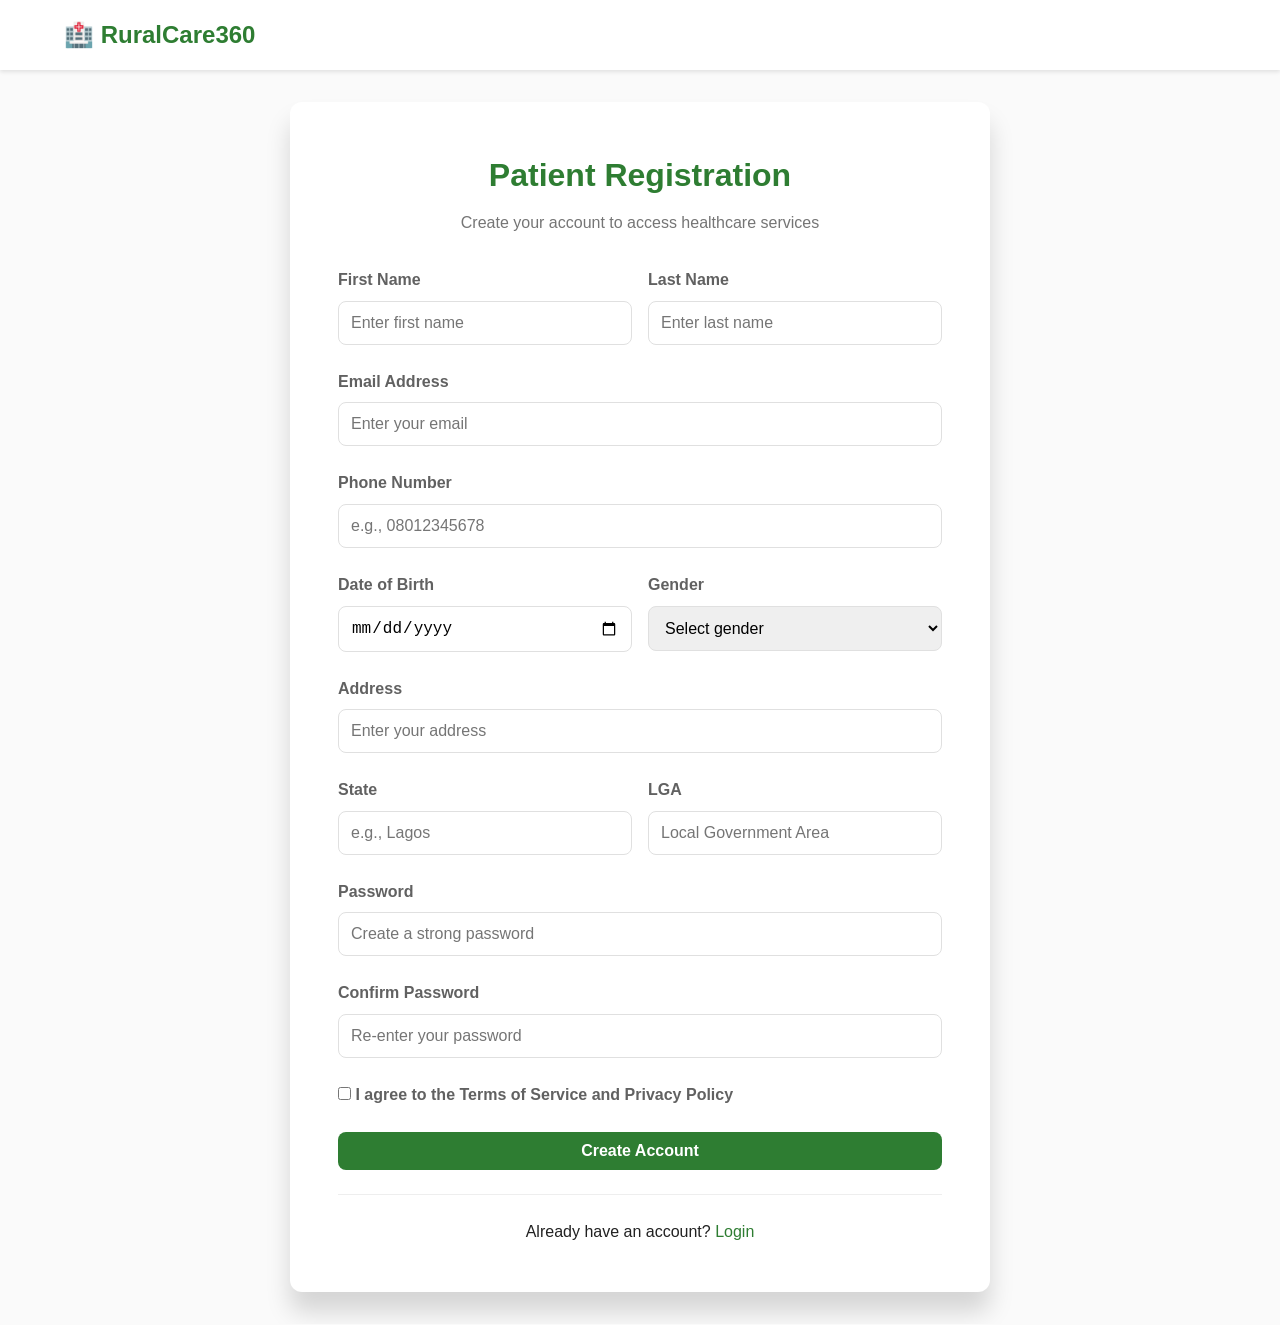
<file: client/Patient-signup.html>
<!DOCTYPE html>
<html lang="en">
<head>
    <meta charset="UTF-8">
    <meta name="viewport" content="width=device-width, initial-scale=1.0">
    <title>Patient Registration - RuralCare360</title>
    <link rel="stylesheet" href="css/styles.css">
</head>
<body>
    <nav class="navbar">
        <div class="container">
            <div class="nav-brand">
                <a href="index.html"><h2>🏥 RuralCare360</h2></a>
            </div>
        </div>
    </nav>

    <div class="auth-container">
        <div class="auth-card auth-card-wide">
            <h2>Patient Registration</h2>
            <p class="auth-subtitle">Create your account to access healthcare services</p>
            
            <form id="patientSignupForm" class="auth-form">
                <div class="form-row">
                    <div class="form-group">
                        <label for="firstName">First Name</label>
                        <input type="text" id="firstName" name="firstName" required 
                               placeholder="Enter first name">
                    </div>
                    
                    <div class="form-group">
                        <label for="lastName">Last Name</label>
                        <input type="text" id="lastName" name="lastName" required 
                               placeholder="Enter last name">
                    </div>
                </div>
                
                <div class="form-group">
                    <label for="email">Email Address</label>
                    <input type="email" id="email" name="email" required 
                           placeholder="Enter your email">
                </div>
                
                <div class="form-group">
                    <label for="phone">Phone Number</label>
                    <input type="tel" id="phone" name="phone" required 
                           placeholder="e.g., 08012345678">
                </div>
                
                <div class="form-row">
                    <div class="form-group">
                        <label for="dateOfBirth">Date of Birth</label>
                        <input type="date" id="dateOfBirth" name="dateOfBirth" required>
                    </div>
                    
                    <div class="form-group">
                        <label for="gender">Gender</label>
                        <select id="gender" name="gender" required>
                            <option value="">Select gender</option>
                            <option value="male">Male</option>
                            <option value="female">Female</option>
                            <option value="other">Other</option>
                        </select>
                    </div>
                </div>
                
                <div class="form-group">
                    <label for="address">Address</label>
                    <input type="text" id="address" name="address" required 
                           placeholder="Enter your address">
                </div>
                
                <div class="form-row">
                    <div class="form-group">
                        <label for="state">State</label>
                        <input type="text" id="state" name="state" required 
                               placeholder="e.g., Lagos">
                    </div>
                    
                    <div class="form-group">
                        <label for="lga">LGA</label>
                        <input type="text" id="lga" name="lga" required 
                               placeholder="Local Government Area">
                    </div>
                </div>
                
                <div class="form-group">
                    <label for="password">Password</label>
                    <input type="password" id="password" name="password" required 
                           placeholder="Create a strong password">
                </div>
                
                <div class="form-group">
                    <label for="confirmPassword">Confirm Password</label>
                    <input type="password" id="confirmPassword" name="confirmPassword" required 
                           placeholder="Re-enter your password">
                </div>
                
                <div class="form-group">
                    <label class="checkbox-label">
                        <input type="checkbox" name="terms" required>
                        <span>I agree to the Terms of Service and Privacy Policy</span>
                    </label>
                </div>
                
                <button type="submit" class="btn-primary btn-full">Create Account</button>
            </form>
            
            <div class="auth-footer">
                <p>Already have an account? <a href="patient-login.html" class="link">Login</a></p>
            </div>
        </div>
    </div>

    <script src="js/app.js"></script>
</body>
</html>
</file>
<file: client/css/styles.css>
/* ===================================
   RuralCare360 - Main Stylesheet
   =================================== */

/* === RESET & BASE STYLES === */
* {
    margin: 0;
    padding: 0;
    box-sizing: border-box;
}

:root {
    /* Color Palette */
    --primary-color: #2E7D32;
    --primary-dark: #1B5E20;
    --primary-light: #4CAF50;
    --secondary-color: #1976D2;
    --secondary-dark: #0D47A1;
    --secondary-light: #42A5F5;
    --accent-color: #FF6F00;
    --success-color: #43A047;
    --warning-color: #FB8C00;
    --error-color: #E53935;
    --info-color: #039BE5;
    
    /* Neutral Colors */
    --white: #FFFFFF;
    --gray-50: #FAFAFA;
    --gray-100: #F5F5F5;
    --gray-200: #EEEEEE;
    --gray-300: #E0E0E0;
    --gray-400: #BDBDBD;
    --gray-500: #9E9E9E;
    --gray-600: #757575;
    --gray-700: #616161;
    --gray-800: #424242;
    --gray-900: #212121;
    
    /* Typography */
    --font-family: 'Segoe UI', Tahoma, Geneva, Verdana, sans-serif;
    --font-size-base: 16px;
    
    /* Spacing */
    --spacing-xs: 0.25rem;
    --spacing-sm: 0.5rem;
    --spacing-md: 1rem;
    --spacing-lg: 1.5rem;
    --spacing-xl: 2rem;
    --spacing-2xl: 3rem;
    
    /* Borders */
    --border-radius: 8px;
    --border-radius-sm: 4px;
    --border-radius-lg: 12px;
    
    /* Shadows */
    --shadow-sm: 0 2px 4px rgba(0,0,0,0.1);
    --shadow-md: 0 4px 6px rgba(0,0,0,0.1);
    --shadow-lg: 0 10px 15px rgba(0,0,0,0.1);
    --shadow-xl: 0 20px 25px rgba(0,0,0,0.15);
}

body {
    font-family: var(--font-family);
    font-size: var(--font-size-base);
    line-height: 1.6;
    color: var(--gray-900);
    background-color: var(--gray-50);
}

/* === CONTAINER === */
.container {
    max-width: 1200px;
    margin: 0 auto;
    padding: 0 var(--spacing-lg);
}

/* === NAVBAR === */
.navbar {
    background-color: var(--white);
    box-shadow: var(--shadow-sm);
    position: sticky;
    top: 0;
    z-index: 100;
    padding: var(--spacing-md) 0;
}

.navbar .container {
    display: flex;
    justify-content: space-between;
    align-items: center;
}

.nav-brand h2 {
    color: var(--primary-color);
    font-size: 1.5rem;
}

.nav-brand a {
    text-decoration: none;
    color: inherit;
}

.nav-menu {
    display: flex;
    list-style: none;
    gap: var(--spacing-lg);
    align-items: center;
}

.nav-menu li a {
    text-decoration: none;
    color: var(--white-700);
    font-weight: 500;
    transition: color 0.3s ease;
}

.nav-menu li a:hover {
    color: var(--primary-color);
}

.navbar-dashboard {
    background-color: var(--primary-color);
}

.navbar-dashboard .nav-brand h2 {
    color: var(--white);
}

.nav-user {
    display: flex;
    align-items: center;
    gap: var(--spacing-md);
    color: var(--white);
}

/* === BUTTONS === */
.btn-primary,
.btn-secondary,
.btn-danger {
    padding: 0.625rem 1.5rem;
    border: none;
    border-radius: var(--border-radius);
    font-size: 1rem;
    font-weight: 600;
    cursor: pointer;
    transition: all 0.3s ease;
    text-decoration: none;
    display: inline-block;
}

.btn-primary {
    background-color: var(--primary-color);
    color: var(--white);
}

.btn-primary:hover {
    background-color: var(--primary-dark);
    transform: translateY(-2px);
    box-shadow: var(--shadow-md);
}

.btn-secondary {
    background-color: var(--secondary-color);
    color: var(--white);
}

.btn-secondary:hover {
    background-color: var(--secondary-dark);
    transform: translateY(-2px);
    box-shadow: var(--shadow-md);
}

.btn-danger {
    background-color: var(--error-color);
    color: var(--white);
}

.btn-danger:hover {
    background-color: #C62828;
    transform: translateY(-2px);
}

.btn-large {
    padding: 0.875rem 2rem;
    font-size: 1.125rem;
}

.btn-small {
    padding: 0.5rem 1rem;
    font-size: 0.875rem;
}

.btn-full {
    width: 100%;
}

/* === HERO SECTION === */
.hero {
    background: linear-gradient(135deg, var(--primary-color) 0%, var(--primary-dark) 100%);
    color: var(--white);
    padding: var(--spacing-2xl) 0;
    min-height: 500px;
    display: flex;
    align-items: center;
}

.hero-content {
    text-align: center;
    max-width: 800px;
    margin: 0 auto;
}

.hero h1 {
    font-size: 3rem;
    margin-bottom: var(--spacing-lg);
    line-height: 1.2;
}

.hero p {
    font-size: 1.25rem;
    margin-bottom: var(--spacing-xl);
    opacity: 0.95;
}

.hero-buttons {
    display: flex;
    gap: var(--spacing-md);
    justify-content: center;
    flex-wrap: wrap;
}

/* === FEATURES SECTION === */
.features {
    padding: var(--spacing-2xl) 0;
}

.section-title {
    text-align: center;
    font-size: 2.5rem;
    color: var(--gray-900);
    margin-bottom: var(--spacing-xl);
}

.features-grid {
    display: grid;
    grid-template-columns: repeat(auto-fit, minmax(300px, 1fr));
    gap: var(--spacing-lg);
    margin-top: var(--spacing-xl);
}

.feature-card {
    background-color: var(--white);
    padding: var(--spacing-xl);
    border-radius: var(--border-radius-lg);
    box-shadow: var(--shadow-md);
    text-align: center;
    transition: transform 0.3s ease, box-shadow 0.3s ease;
}

.feature-card:hover {
    transform: translateY(-5px);
    box-shadow: var(--shadow-lg);
}

.feature-icon {
    font-size: 3rem;
    margin-bottom: var(--spacing-md);
}

.feature-card h3 {
    color: var(--primary-color);
    margin-bottom: var(--spacing-sm);
    font-size: 1.25rem;
}

.feature-card p {
    color: var(--gray-600);
    line-height: 1.6;
}

/* === ABOUT SECTION === */
.about {
    background-color: var(--gray-100);
    padding: var(--spacing-2xl) 0;
}

.about-text {
    max-width: 800px;
    margin: 0 auto;
    text-align: center;
    font-size: 1.125rem;
    line-height: 1.8;
    color: var(--gray-700);
}

/* === FOOTER === */
.footer {
    background-color: var(--gray-900);
    color: var(--white);
    padding: var(--spacing-xl) 0;
    text-align: center;
}

.footer p {
    margin: var(--spacing-sm) 0;
    opacity: 0.8;
}

/* === AUTH PAGES === */
.auth-container {
    min-height: calc(100vh - 80px);
    display: flex;
    align-items: center;
    justify-content: center;
    padding: var(--spacing-xl) 0;
}

.auth-card {
    background-color: var(--white);
    padding: var(--spacing-2xl);
    border-radius: var(--border-radius-lg);
    box-shadow: var(--shadow-xl);
    width: 100%;
    max-width: 450px;
}

.auth-card-wide {
    max-width: 700px;
}

.auth-card h2 {
    color: var(--primary-color);
    margin-bottom: var(--spacing-sm);
    font-size: 2rem;
    text-align: center;
}

.auth-subtitle {
    text-align: center;
    color: var(--gray-600);
    margin-bottom: var(--spacing-xl);
}

.auth-form {
    margin-top: var(--spacing-lg);
}

.form-group {
    margin-bottom: var(--spacing-lg);
}

.form-group label {
    display: block;
    margin-bottom: var(--spacing-sm);
    color: var(--gray-700);
    font-weight: 600;
}

.form-group input,
.form-group select {
    width: 100%;
    padding: 0.75rem;
    border: 1px solid var(--gray-300);
    border-radius: var(--border-radius);
    font-size: 1rem;
    transition: border-color 0.3s ease;
}

.form-group input:focus,
.form-group select:focus {
    outline: none;
    border-color: var(--primary-color);
}

.form-row {
    display: grid;
    grid-template-columns: 1fr 1fr;
    gap: var(--spacing-md);
}

.form-options {
    display: flex;
    justify-content: space-between;
    align-items: center;
    margin-bottom: var(--spacing-lg);
}

.checkbox-label {
    display: flex;
    align-items: center;
    gap: var(--spacing-sm);
    cursor: pointer;
}

.checkbox-label input[type="checkbox"] {
    width: auto;
}

.link {
    color: var(--primary-color);
    text-decoration: none;
    font-weight: 500;
}

.link:hover {
    text-decoration: underline;
}

.auth-footer {
    text-align: center;
    margin-top: var(--spacing-lg);
    padding-top: var(--spacing-lg);
    border-top: 1px solid var(--gray-200);
}

/* === DASHBOARD LAYOUT === */
.dashboard-container {
    display: flex;
    min-height: calc(100vh - 80px);
}

.sidebar {
    width: 250px;
    background-color: var(--white);
    box-shadow: var(--shadow-md);
    padding: var(--spacing-lg) 0;
}

.sidebar-menu {
    list-style: none;
}

.sidebar-item {
    display: flex;
    align-items: center;
    gap: var(--spacing-md);
    padding: var(--spacing-md) var(--spacing-lg);
    cursor: pointer;
    transition: background-color 0.3s ease;
    color: var(--gray-700);
    font-weight: 500;
}

.sidebar-item:hover {
    background-color: var(--gray-100);
}

.sidebar-item.active {
    background-color: var(--primary-light);
    color: var(--white);
    border-left: 4px solid var(--primary-dark);
}

.sidebar-item .icon {
    font-size: 1.5rem;
}

.dashboard-main {
    flex: 1;
    padding: var(--spacing-xl);
    background-color: var(--gray-50);
    overflow-y: auto;
}

.dashboard-section {
    display: none;
}

.dashboard-section.active {
    display: block;
}

.section-header {
    display: flex;
    justify-content: space-between;
    align-items: center;
    margin-bottom: var(--spacing-xl);
}

/* === STATS CARDS === */
.stats-grid {
    display: grid;
    grid-template-columns: repeat(auto-fit, minmax(250px, 1fr));
    gap: var(--spacing-lg);
    margin-bottom: var(--spacing-2xl);
}

.stat-card {
    background-color: var(--white);
    padding: var(--spacing-lg);
    border-radius: var(--border-radius-lg);
    box-shadow: var(--shadow-md);
    display: flex;
    align-items: center;
    gap: var(--spacing-md);
}

.stat-icon {
    font-size: 2.5rem;
    padding: var(--spacing-md);
    background-color: var(--gray-100);
    border-radius: var(--border-radius);
}

.stat-info h3 {
    color: var(--gray-600);
    font-size: 0.875rem;
    font-weight: 500;
    margin-bottom: var(--spacing-xs);
}

.stat-number {
    font-size: 2rem;
    font-weight: 700;
    color: var(--primary-color);
}

/* === ACTIVITY LIST === */
.recent-activity {
    background-color: var(--white);
    padding: var(--spacing-xl);
    border-radius: var(--border-radius-lg);
    box-shadow: var(--shadow-md);
}

.recent-activity h2 {
    margin-bottom: var(--spacing-lg);
    color: var(--gray-900);
}

.activity-list {
    display: flex;
    flex-direction: column;
    gap: var(--spacing-md);
}

.activity-item {
    display: flex;
    gap: var(--spacing-md);
    padding: var(--spacing-md);
    border-left: 3px solid var(--primary-color);
    background-color: var(--gray-50);
    border-radius: var(--border-radius);
}

.activity-icon {
    font-size: 2rem;
}

.activity-details h4 {
    margin-bottom: var(--spacing-xs);
    color: var(--gray-900);
}

.activity-details p {
    color: var(--gray-600);
    font-size: 0.9rem;
}

.activity-time {
    display: block;
    font-size: 0.75rem;
    color: var(--gray-500);
    margin-top: var(--spacing-xs);
}

/* === APPOINTMENT CARDS === */
.appointments-list {
    display: flex;
    flex-direction: column;
    gap: var(--spacing-lg);
}

.appointment-card {
    background-color: var(--white);
    padding: var(--spacing-lg);
    border-radius: var(--border-radius-lg);
    box-shadow: var(--shadow-md);
}

.appointment-card.upcoming {
    border-left: 4px solid var(--primary-color);
}

.appointment-header {
    display: flex;
    justify-content: space-between;
    align-items: center;
    margin-bottom: var(--spacing-md);
}

.appointment-header h3 {
    color: var(--gray-900);
}

.status-badge {
    padding: 0.25rem 0.75rem;
    border-radius: var(--border-radius-sm);
    font-size: 0.75rem;
    font-weight: 600;
    text-transform: uppercase;
}

.status-upcoming {
    background-color: var(--info-color);
    color: var(--white);
}

.status-scheduled {
    background-color: var(--secondary-color);
    color: var(--white);
}

.status-completed {
    background-color: var(--success-color);
    color: var(--white);
}

.status-active {
    background-color: var(--success-color);
    color: var(--white);
}

.appointment-details p {
    margin: var(--spacing-sm) 0;
    color: var(--gray-700);
}

.appointment-actions {
    display: flex;
    gap: var(--spacing-sm);
    margin-top: var(--spacing-md);
    flex-wrap: wrap;
}

/* === HEALTH RECORDS === */
.records-grid {
    display: grid;
    grid-template-columns: repeat(auto-fit, minmax(300px, 1fr));
    gap: var(--spacing-lg);
}

.record-card {
    background-color: var(--white);
    padding: var(--spacing-lg);
    border-radius: var(--border-radius-lg);
    box-shadow: var(--shadow-md);
}

.record-card h3 {
    color: var(--primary-color);
    margin-bottom: var(--spacing-md);
    padding-bottom: var(--spacing-sm);
    border-bottom: 2px solid var(--gray-200);
}

.record-content p {
    margin: var(--spacing-sm) 0;
    color: var(--gray-700);
}

.record-date {
    font-size: 0.875rem;
    color: var(--gray-500);
    margin-top: var(--spacing-md);
    padding-top: var(--spacing-sm);
    border-top: 1px solid var(--gray-200);
}

/* === PRESCRIPTIONS === */
.prescriptions-container h2 {
    margin: var(--spacing-xl) 0 var(--spacing-md) 0;
    color: var(--gray-900);
}

.prescription-card {
    background-color: var(--white);
    padding: var(--spacing-lg);
    border-radius: var(--border-radius-lg);
    box-shadow: var(--shadow-md);
    margin-bottom: var(--spacing-lg);
}

.prescription-card.active {
    border-left: 4px solid var(--success-color);
}

.prescription-header {
    display: flex;
    justify-content: space-between;
    align-items: center;
    margin-bottom: var(--spacing-md);
}

.prescription-details p {
    margin: var(--spacing-sm) 0;
    color: var(--gray-700);
}

.prescription-progress {
    margin-top: var(--spacing-md);
    padding-top: var(--spacing-md);
    border-top: 1px solid var(--gray-200);
}

.progress-bar {
    height: 8px;
    background-color: var(--gray-200);
    border-radius: var(--border-radius-sm);
    overflow: hidden;
    margin-top: var(--spacing-sm);
}

.progress-fill {
    height: 100%;
    background-color: var(--success-color);
    transition: width 0.3s ease;
}

/* === CONSULTATIONS === */
.consultations-list {
    display: flex;
    flex-direction: column;
    gap: var(--spacing-lg);
}

.consultation-card {
    background-color: var(--white);
    padding: var(--spacing-lg);
    border-radius: var(--border-radius-lg);
    box-shadow: var(--shadow-md);
}

.consultation-header {
    display: flex;
    justify-content: space-between;
    align-items: center;
    margin-bottom: var(--spacing-md);
}

.consultation-details p {
    margin: var(--spacing-sm) 0;
    color: var(--gray-700);
}

.consultation-actions {
    display: flex;
    gap: var(--spacing-sm);
    margin-top: var(--spacing-md);
    flex-wrap: wrap;
}

/* === PROFILE === */
.profile-container {
    display: grid;
    grid-template-columns: repeat(auto-fit, minmax(400px, 1fr));
    gap: var(--spacing-lg);
}

.profile-card {
    background-color: var(--white);
    padding: var(--spacing-xl);
    border-radius: var(--border-radius-lg);
    box-shadow: var(--shadow-md);
}

.profile-card h2 {
    color: var(--gray-900);
    margin-bottom: var(--spacing-lg);
    padding-bottom: var(--spacing-md);
    border-bottom: 2px solid var(--gray-200);
}

.profile-form {
    display: flex;
    flex-direction: column;
    gap: var(--spacing-md);
}

/* === RESPONSIVE DESIGN === */
@media (max-width: 768px) {
    .nav-menu {
        flex-direction: column;
        gap: var(--spacing-sm);
    }
    
    .hero h1 {
        font-size: 2rem;
    }
    
    .hero p {
        font-size: 1rem;
    }
    
    .hero-buttons {
        flex-direction: column;
    }
    
    .features-grid {
        grid-template-columns: 1fr;
    }
    
    .form-row {
        grid-template-columns: 1fr;
    }
    
    .dashboard-container {
        flex-direction: column;
    }
    
    .sidebar {
        width: 100%;
    }
    
    .sidebar-menu {
        display: flex;
        overflow-x: auto;
    }
    
    .sidebar-item {
        flex-direction: column;
        text-align: center;
        min-width: 100px;
    }
    
    .stats-grid {
        grid-template-columns: 1fr;
    }
    
    .appointment-actions,
    .consultation-actions {
        flex-direction: column;
    }
    
    .profile-container {
        grid-template-columns: 1fr;
    }
}

@media (max-width: 480px) {
    .container {
        padding: 0 var(--spacing-md);
    }
    
    .auth-card {
        padding: var(--spacing-lg);
    }
    
    .dashboard-main {
        padding: var(--spacing-md);
    }
}

/* === ADMIN DASHBOARD STYLES === */
.admin-grid {
    display: grid;
    grid-template-columns: 2fr 1fr;
    gap: var(--spacing-lg);
    margin-top: var(--spacing-xl);
}

.quick-stats {
    background-color: var(--white);
    padding: var(--spacing-xl);
    border-radius: var(--border-radius-lg);
    box-shadow: var(--shadow-md);
}

.quick-stats h2 {
    margin-bottom: var(--spacing-lg);
    color: var(--gray-900);
}

.stats-list {
    display: flex;
    flex-direction: column;
    gap: var(--spacing-md);
}

.stat-item {
    display: flex;
    justify-content: space-between;
    align-items: center;
    padding: var(--spacing-md);
    background-color: var(--gray-50);
    border-radius: var(--border-radius);
}

.stat-label {
    color: var(--gray-600);
    font-size: 0.9rem;
}

.stat-value {
    font-weight: 700;
    font-size: 1.25rem;
    color: var(--primary-color);
}

/* === DATA TABLES === */
.table-controls {
    display: flex;
    gap: var(--spacing-md);
    margin-bottom: var(--spacing-lg);
}

.search-input {
    flex: 1;
    padding: 0.75rem;
    border: 1px solid var(--gray-300);
    border-radius: var(--border-radius);
    font-size: 1rem;
}

.filter-select {
    padding: 0.75rem;
    border: 1px solid var(--gray-300);
    border-radius: var(--border-radius);
    font-size: 1rem;
    min-width: 200px;
}

.data-table {
    background-color: var(--white);
    border-radius: var(--border-radius-lg);
    box-shadow: var(--shadow-md);
    overflow-x: auto;
}

.data-table table {
    width: 100%;
    border-collapse: collapse;
}

.data-table thead {
    background-color: var(--gray-100);
}

.data-table th {
    padding: var(--spacing-md);
    text-align: left;
    font-weight: 600;
    color: var(--gray-700);
    border-bottom: 2px solid var(--gray-300);
}

.data-table td {
    padding: var(--spacing-md);
    border-bottom: 1px solid var(--gray-200);
    color: var(--gray-700);
}

.data-table tbody tr:hover {
    background-color: var(--gray-50);
}

/* === BADGES === */
.badge {
    padding: 0.25rem 0.75rem;
    border-radius: var(--border-radius-sm);
    font-size: 0.75rem;
    font-weight: 600;
    text-transform: uppercase;
    display: inline-block;
}

.badge-doctor {
    background-color: #E3F2FD;
    color: #1976D2;
}

.badge-patient {
    background-color: #F3E5F5;
    color: #7B1FA2;
}

.badge-active {
    background-color: #E8F5E9;
    color: #2E7D32;
}

.badge-inactive {
    background-color: #FFEBEE;
    color: #C62828;
}

.badge-pending {
    background-color: #FFF3E0;
    color: #F57C00;
}

.badge-completed {
    background-color: #E8F5E9;
    color: #2E7D32;
}

.badge-live {
    background-color: #FFEBEE;
    color: #C62828;
    animation: pulse 2s infinite;
}

@keyframes pulse {
    0%, 100% { opacity: 1; }
    50% { opacity: 0.7; }
}

/* === REPORTS === */
.reports-grid {
    display: grid;
    grid-template-columns: repeat(auto-fit, minmax(250px, 1fr));
    gap: var(--spacing-lg);
}

.report-card {
    background-color: var(--white);
    padding: var(--spacing-xl);
    border-radius: var(--border-radius-lg);
    box-shadow: var(--shadow-md);
    text-align: center;
}

.report-card h3 {
    color: var(--gray-900);
    margin-bottom: var(--spacing-sm);
}

.report-card p {
    color: var(--gray-600);
    margin-bottom: var(--spacing-lg);
}

/* === SETTINGS === */
.settings-container {
    display: grid;
    grid-template-columns: repeat(auto-fit, minmax(400px, 1fr));
    gap: var(--spacing-lg);
}

.settings-card {
    background-color: var(--white);
    padding: var(--spacing-xl);
    border-radius: var(--border-radius-lg);
    box-shadow: var(--shadow-md);
}

.settings-card h2 {
    color: var(--gray-900);
    margin-bottom: var(--spacing-lg);
    padding-bottom: var(--spacing-md);
    border-bottom: 2px solid var(--gray-200);
}

.settings-form {
    display: flex;
    flex-direction: column;
    gap: var(--spacing-md);
}

/* === RESPONSIVE ADMIN STYLES === */
@media (max-width: 1024px) {
    .admin-grid {
        grid-template-columns: 1fr;
    }
}

@media (max-width: 768px) {
    .table-controls {
        flex-direction: column;
    }
    
    .filter-select {
        width: 100%;
    }
    
    .data-table {
        font-size: 0.875rem;
    }
    
    .reports-grid {
        grid-template-columns: 1fr;
    }
    
    .settings-container {
        grid-template-columns: 1fr;
    }
}

/* === UTILITY CLASSES === */
.text-center { text-align: center; }
.text-left { text-align: left; }
.text-right { text-align: right; }
.mt-1 { margin-top: var(--spacing-md); }
.mt-2 { margin-top: var(--spacing-lg); }
.mb-1 { margin-bottom: var(--spacing-md); }
.mb-2 { margin-bottom: var(--spacing-lg); }
.hidden { display: none; }
.visible { display: block; }

/* === ADMIN DASHBOARD STYLES === */
.table-container {
    background-color: var(--white);
    padding: var(--spacing-lg);
    border-radius: var(--border-radius-lg);
    box-shadow: var(--shadow-md);
    overflow-x: auto;
}

.data-table {
    width: 100%;
    border-collapse: collapse;
    font-size: 0.9rem;
}

.data-table thead {
    background-color: var(--gray-100);
}

.data-table th {
    padding: var(--spacing-md);
    text-align: left;
    font-weight: 600;
    color: var(--gray-700);
    border-bottom: 2px solid var(--gray-300);
}

.data-table td {
    padding: var(--spacing-md);
    border-bottom: 1px solid var(--gray-200);
    color: var(--gray-700);
}

.data-table tr:hover {
    background-color: var(--gray-50);
}

.badge {
    display: inline-block;
    padding: 0.25rem 0.75rem;
    border-radius: var(--border-radius-sm);
    font-size: 0.75rem;
    font-weight: 600;
    text-transform: uppercase;
}

.badge-active {
    background-color: var(--success-color);
    color: var(--white);
}

.badge-inactive {
    background-color: var(--gray-400);
    color: var(--white);
}

.badge-warning {
    background-color: var(--warning-color);
    color: var(--white);
}

.badge-doctor {
    background-color: var(--secondary-color);
    color: var(--white);
}

.badge-patient {
    background-color: var(--primary-color);
    color: var(--white);
}

.badge-admin {
    background-color: var(--error-color);
    color: var(--white);
}

.search-input {
    padding: 0.75rem;
    border: 1px solid var(--gray-300);
    border-radius: var(--border-radius);
    font-size: 1rem;
    width: 300px;
}

.search-input:focus {
    outline: none;
    border-color: var(--primary-color);
}

/* Admin cards with action buttons */
.record-card .appointment-actions {
    margin-top: var(--spacing-md);
    padding-top: var(--spacing-md);
    border-top: 1px solid var(--gray-200);
}

@media (max-width: 768px) {
    .table-container {
        overflow-x: scroll;
    }
    
    .data-table {
        font-size: 0.8rem;
    }
    
    .data-table th,
    .data-table td {
        padding: var(--spacing-sm);
    }
    
    .search-input {
        width: 100%;
    }
}
</file>
